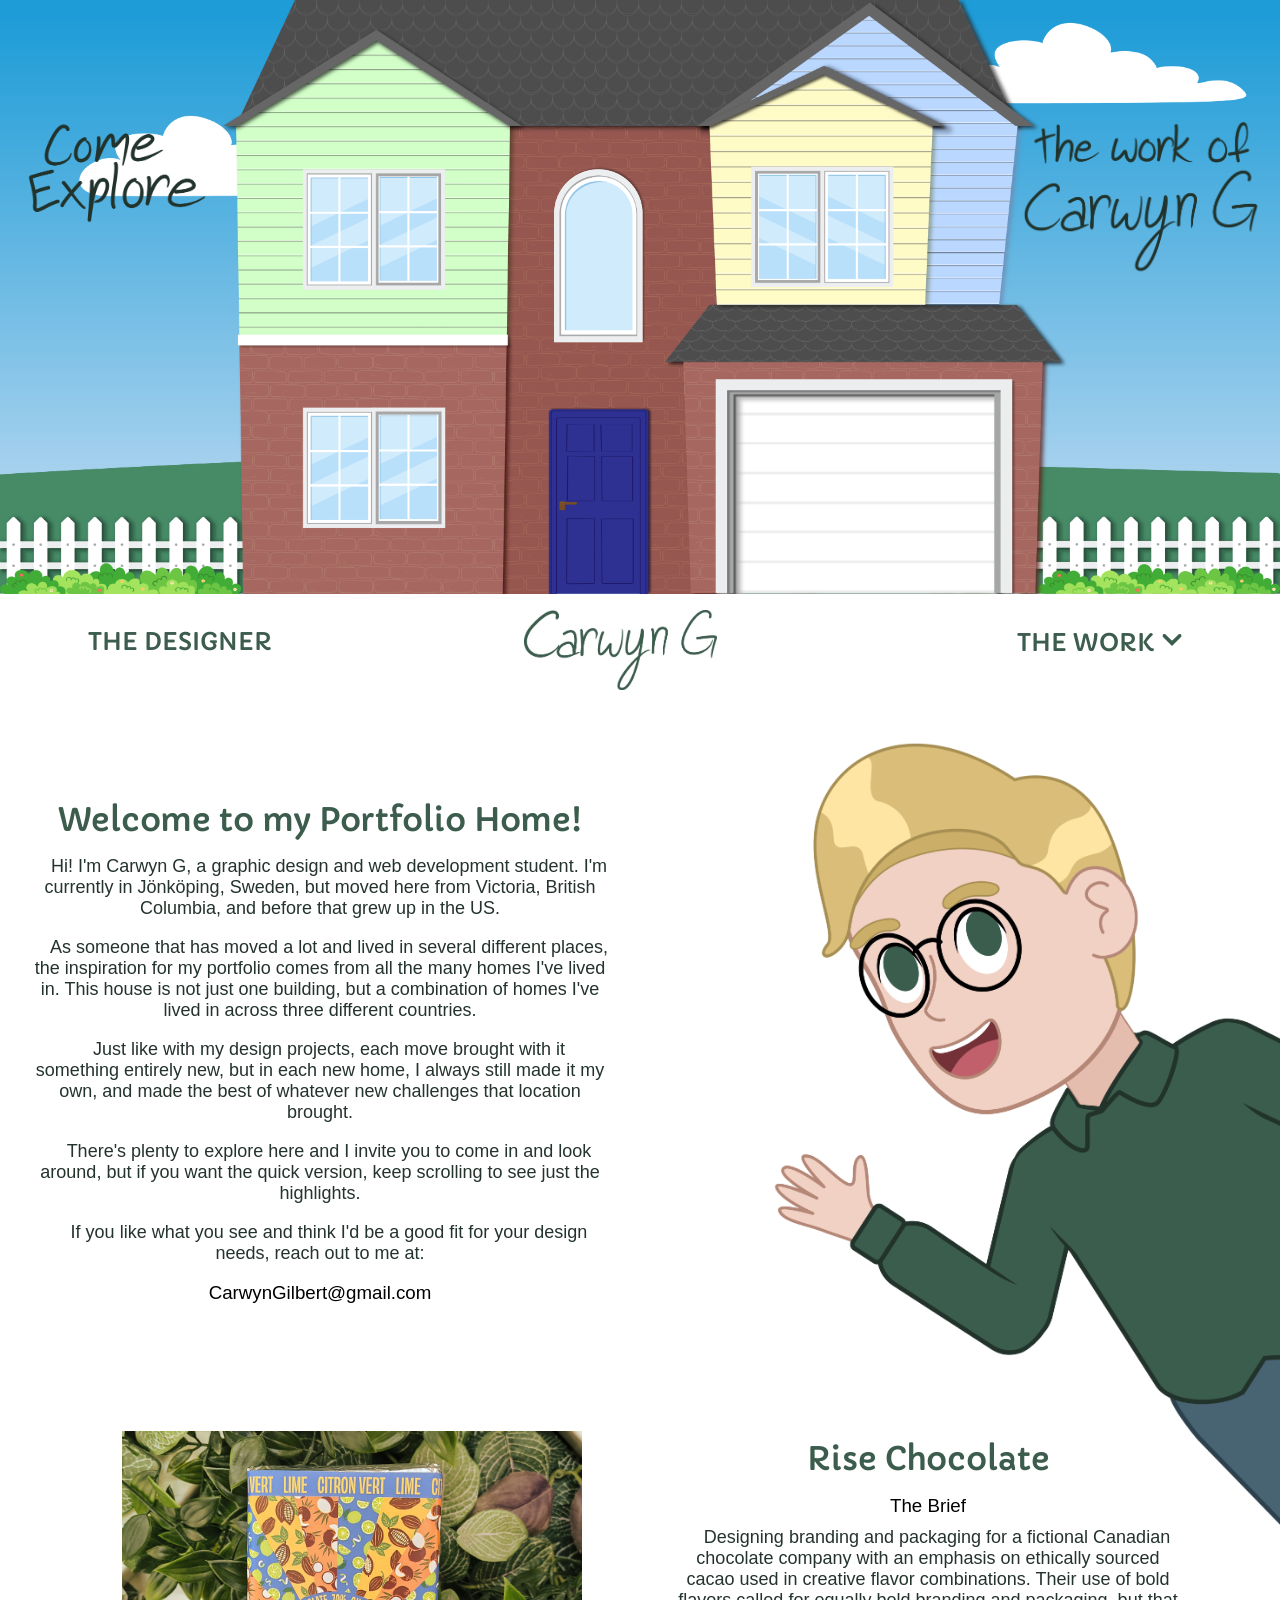
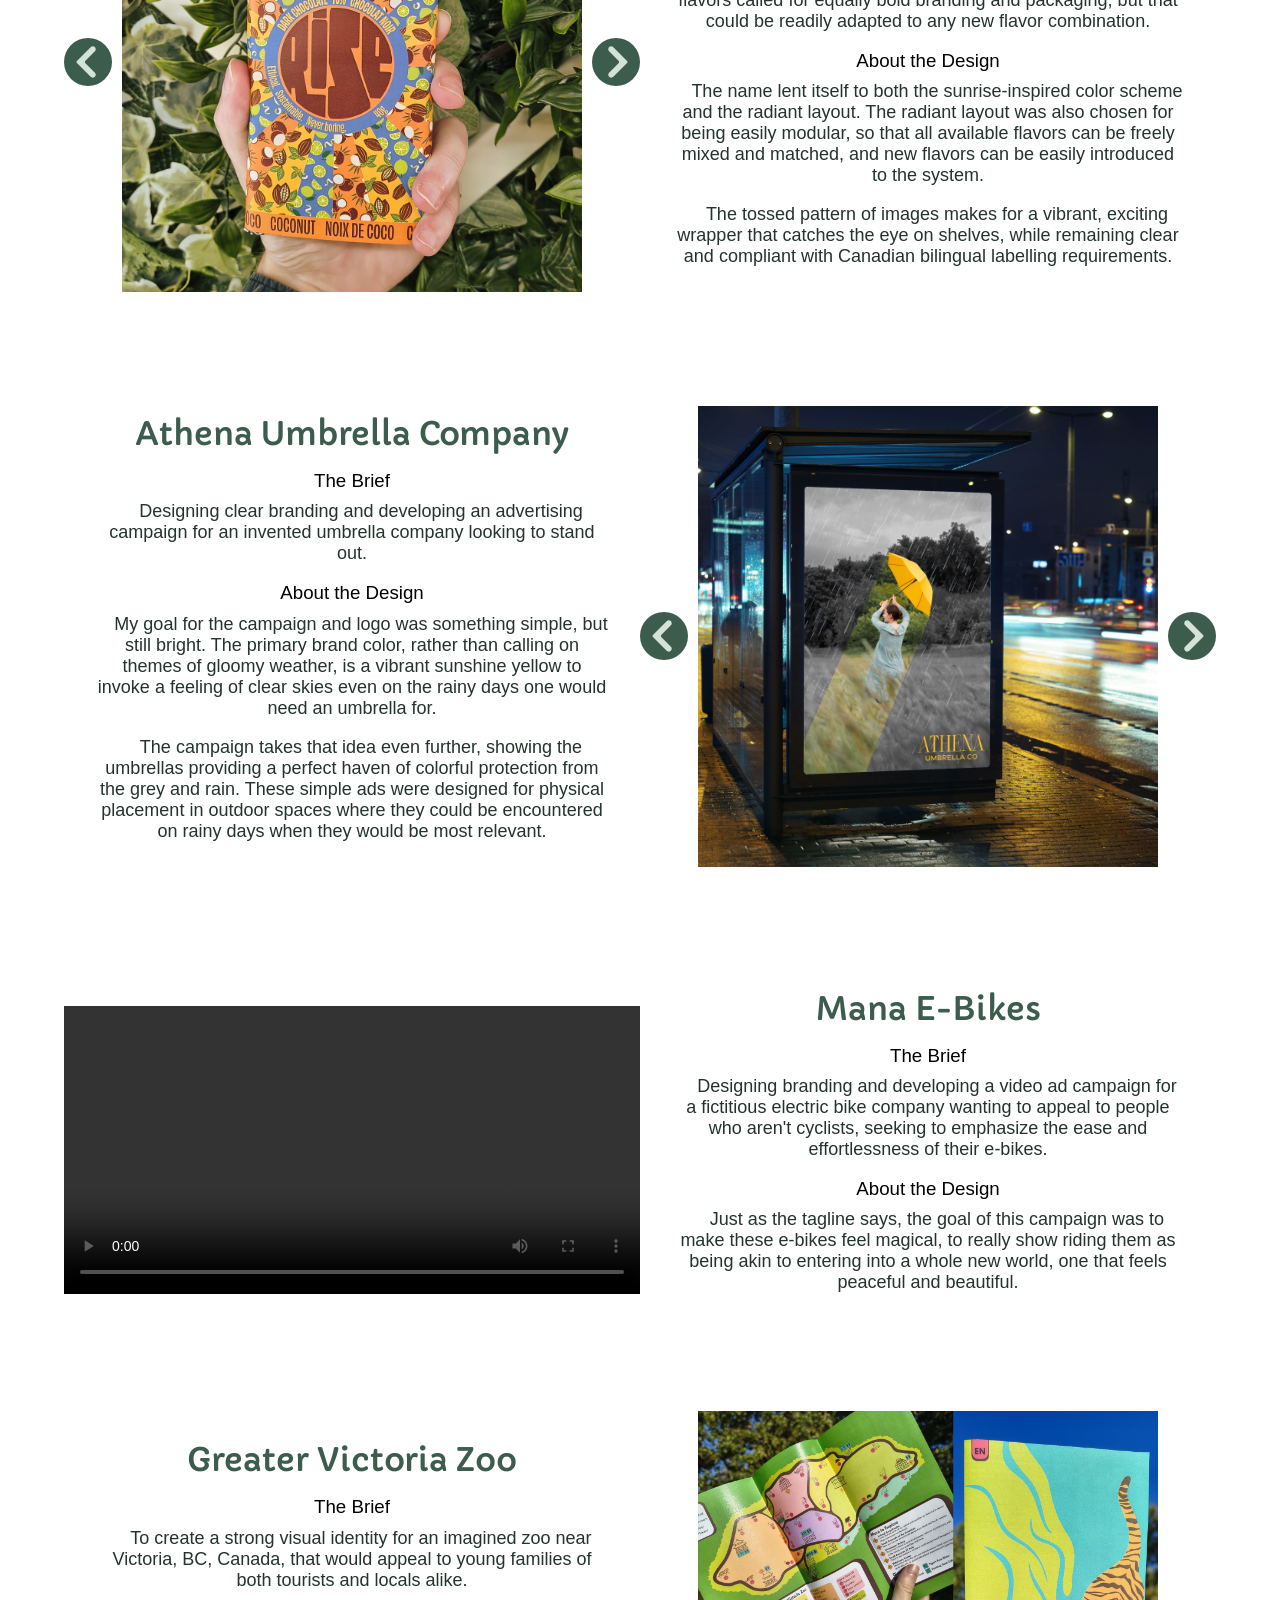
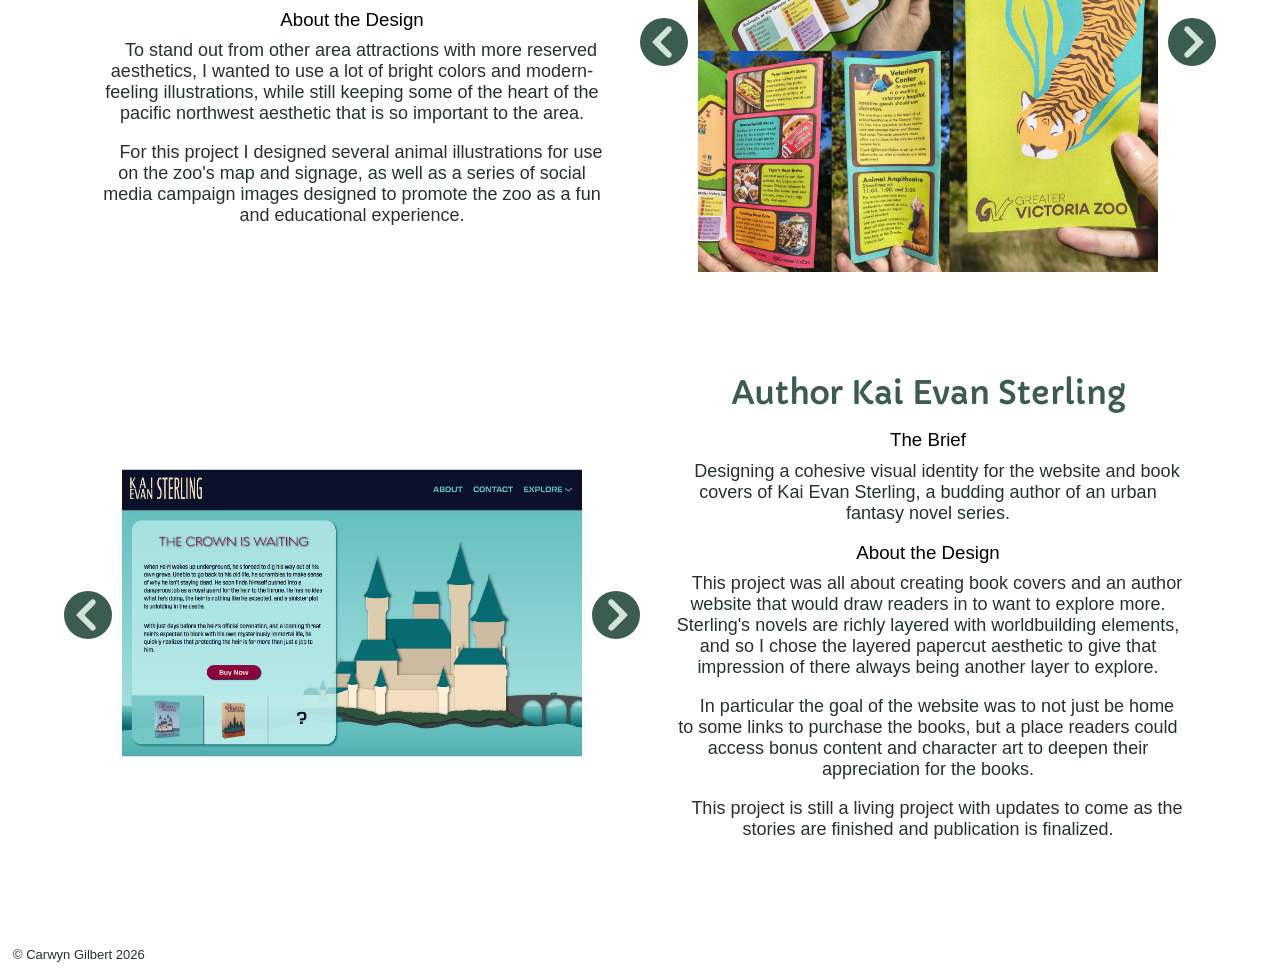
<file: index.html>
<!DOCTYPE html>
<html lang="en">
<head>
    <meta charset="UTF-8">
    <meta name="viewport" content="width=device-width, initial-scale=1.0">
    <title>Carwyn G Portfolio</title>
    <link rel="preconnect" href="https://fonts.googleapis.com">
    <link rel="preconnect" href="https://fonts.gstatic.com" crossorigin>
    <link href="https://fonts.googleapis.com/css2?family=Capriola&display=swap" rel="stylesheet">
    <link rel="stylesheet" href="main.css">
    <link rel="stylesheet" href="house.css">
    <script src="script.js" defer></script>
</head>
<body>
    <div class="loadingScreen">
        <!-- <div class="loader"></div> -->
        <div class="pencil">
            <div class="ball-point"></div>
            <div class="cap"></div>
            <div class="cap-base"></div>
            <div class="middle"></div>
            <div class="eraser"></div>
        </div>
        <div class="line"></div>
        <h1 id="loading-text">Excitement Building... Please Wait</h1>
    </div>
    <header id="home">
        <div class="hero" id="home-hero">
                <img id="come" src="images/explore.png" alt="handwritten text reading: Come Explore">
                <img id="work" src="images/work of.png" alt="handwritten text reading: the work of Carwyn G">
                <div id="craftroom"><a href="craftroom.html"><img class="transparent" src="images/transparent.png"></a></div>
                <div id="hall"><a href="hall.html"><img class="transparent" src="images/transparent.png"></a></div>
                <div id="study"><a href="office.html"><img class="transparent" src="images/transparent.png"></a></div>
                <div id="kitchen"><a href="kitchen.html"><img class="transparent" src="images/transparent.png"></a></div>
                <div id="foyer"><a href="foyer.html"><img class="transparent" src="images/transparent.png"></a></div>
                <div id="garage"><a href="garage.html"><img class="transparent" src="images/transparent.png"></a></div>
                <img class="home" id="backgrgound" src="images/house layers/0 background.png" alt="a clear sky and a lawn with a picket fence">
                <img class="home cloud" id="left-cloud" src="images/house layers/1 left cloud.png" alt="a cloud">
                <img class="home cloud" id="right-cloud" src="images/house layers/2 right cloud.png" alt="a cloud">
                <img class="home house" id="interior" src="images/house layers/3 interior.png" alt="a peek inside a house revealing Carwyn working on projects in different rooms">
                <img class="home house" id="umbrella" src="images/house layers/3.1 umbrella.png" alt="a folded umbrella in a holder">
                <img class="home house" id="backwheel" src="images/house layers/3.2 back wheel.png" alt="a spinning wheel of a bicycle">
                <img class="home house" id="hall-arm" src="images/house layers/3.3 hall arm.png" alt="a hand waving hello">
                <img class="home house" id="kitchen-arm" src="images/house layers/3.4 kitchen arm.png" alt="a hand holding a wooden spoon with melted chocolate on it">
                <img class="home house" id="craft-hand" src="images/house layers/3.5 craft hand.png" alt="a hand holding a pen">
                <img class="home house" id="study-arm" src="images/house layers/3.6 study arm.png" alt="a hand holding a book">
                <img class="home house" id="garage-door" src="images/house layers/4 garage door.png" alt="a garage door">
                <img class="home house" id="main-building" src="images/house layers/5 main building.png" alt="a colorful house">
                <img class="home house" id="craftroom-window" src="images/house layers/6 craftroom window.png" alt="a window">
                <img class="home house" id="kitchen-window" src="images/house layers/7 kitchen window.png" alt="a window">
                <img class="home house" id="study-window" src="images/house layers/8 study window.png" alt="a window">
                <img class="home house" id="hall-window" src="images/house layers/9 hall window.png" alt="a window">
                <img class="home house" id="windows" src="images/house layers/10 windows.png" alt="several windows">
                <img class="home house" id="closed-door" src="images/house layers/11 door.png" alt="a blue front door">
        </div>
        <nav>
            <div class="topnav default" id="navbar">
                <button class="hamburger" id="burger" onclick="hamburger()"><img id="menu-icon" src="images/hamburger.png" alt="click to open the menu"></button>
                <ul>
                    <li id="home-logo"> <a href="index.html" class="logo"><img src="images/cslg-logo.png" alt="Carwyn G" id="svg-logo"/></a></li>
                    <li id="designer"><a href="craftroom.html">The Designer</a></li>
                    <li id="expand-submenu"><button onclick="expandCases()">The Work <img src="images/arrow down.png" id="arrow"></button>
                        <div id="submenu" class="submenu expandable">
                            <ul id="submenu-list">
                                <li class="explore"><a href="kitchen.html">Rise Chocolate</a></li>
                                <li class="explore"><a href="foyer.html">Athena Umbrella Co</a></li>
                                <li class="explore"><a href="garage.html">Mana E-Bike</a></li>
                                <li class="explore"><a href="hall.html">Greater Victoria Zoo</a></li>
                                <li class="explore"><a href="office.html">Author Site</a></li>
                            </ul>
                        </div>
                    </li>
                </ul>
            </div>
        </nav>
    </header>
    <main>
        <div class="card" id="intro">
            <div class="info">
                <h1>Welcome to my Portfolio Home!</h1>
                <p>Hi! I'm Carwyn G, a graphic design and web development student. I'm currently in Jönköping, Sweden, but moved here from Victoria, British Columbia, and before that grew up in the US.</p> 
                <p>As someone that has moved a lot and lived in several different places, the inspiration for my portfolio comes from all the many homes I've lived in. This house is not just one building, but a combination of homes I've lived in across three different countries.</p>
                <p>Just like with my design projects, each move brought with it something entirely new, but in each new home, I always still made it my own, and made the best of whatever new challenges that location brought.</p>
                <p>There's plenty to explore here and I invite you to come in and look around, but if you want the quick version, keep scrolling to see just the highlights.</p>
                <p>If you like what you see and think I'd be a good fit for your design needs, reach out to me at:</p>
                <h3>CarwynGilbert@gmail.com</h3>
            </div>
            <div id="me">
                <img id="portrait" src="images/peeking me.png" alt="Carwyn G peeking in from the side of the frame and waving hello">
                <img id="bubble" src="images/bubble.png" alt="a speech bubble coming from Carwyn">
                <p id="mobile">Heads up, while I've done my best to make this responsive and mobile friendly, I recommend checking this out on desktop for the full experience.</p>
            </div>
        </div>
        <div class="card" id="rise">
            <div class="info">
                <h1>Rise Chocolate</h1>
                <h3>The Brief</h3>
                <p>Designing branding and packaging for a fictional Canadian chocolate company with an emphasis on ethically sourced cacao used in creative flavor combinations. Their use of bold flavors called for equally bold branding and packaging, but that could be readily adapted to any new flavor combination.</p>
                <h3>About the Design</h3>
                <p>The name lent itself to both the sunrise-inspired color scheme and the radiant layout. The radiant layout was also chosen for being easily modular, so that all available flavors can be freely mixed and matched, and new flavors can be easily introduced to the system.</p>
                <p>The tossed pattern of images makes for a vibrant, exciting wrapper that catches the eye on shelves, while remaining clear and compliant with Canadian bilingual labelling requirements.</p>
            </div>
            <div class="carousel">
                <button class="left" onclick="prevImg('rise')">
                <img src="images/arrow.svg" alt="arrow icon pointing left" />
                </button>
                <img id="rise-left" class="rise-three" src="images/rise/cinna-blue wrapper.png" alt="the full wrapper design for the coconut lime dark chocolate bars, featuring an all over pattern of cacao beans, limes, and coconuts arranged in rays with sunrise colored backgrounds"/>
                <img id="rise-top" class="rise-one" src="images/rise/coco-lime.jpg" alt="A coconut lime dark chocolate bar held up to show off the colorful wrapper with an all over print of cacao beans, limes, and coconuts"/>
                <img id="rise-right" class="rise-two" src="images/rise/cinna-blue.jpg" alt="A cinnamon blueberry milk chocolate bar held up to show off the colorful wrapper with an all over print of cacao beans, milk, blueberries, and cinnamon sticks"/>
                <button class="right" onclick="nextImg('rise')">
                <img src="images/arrow.svg" alt="arrow icon pointing right" />
                </button>
            </div>
        </div>
        <div class="card">
            <div class="info">
                <h1>Athena Umbrella Company</h1>
                <h3>The Brief</h3>
                <p>Designing clear branding and developing an advertising campaign for an invented umbrella company looking to stand out.</p>
                <h3>About the Design</h3>
                <p>My goal for the campaign and logo was something simple, but still bright. The primary brand color, rather than calling on themes of gloomy weather, is a vibrant sunshine yellow to invoke a feeling of clear skies even on the rainy days one would need an umbrella for.</p>
                <p>The campaign takes that idea even further, showing the umbrellas providing a perfect haven of colorful protection from the grey and rain. These simple ads were designed for physical placement in outdoor spaces where they could be encountered on rainy days when they would be most relevant.</p>
            </div>
            <div class="carousel">
                <button class="left" onclick="prevImg('athena')">
                <img src="images/arrow.svg" alt="arrow icon pointing left" />
                </button>
                <img
                id="athena-left"
                class="athena-three"
                src="images/athena/ads2.jpg"
                alt="An advertisement for Athena umbrellas featuring a woman standing with a bright yellow umbrella that creates a section around her that is fully protected from rain and gloom"
                />
                <img
                id="athena-top"
                class="athena-one"
                src="images/athena/mockup.jpg"
                alt="a rainy bus stop with an ad for Athena umbrellas showing a woman in a grey, rainy field holding an umbrella that creates an isolated area of color and clear skies"
                />
                <img
                id="athena-right"
                class="athena-two"
                src="images/athena/mockup4.png"
                alt="An illuminated bus stop ad at night, showing a woman in a field holding an Athena umbrella aloft, creating a sheltered area of clear skies and full color amid desaturated greys and rain."
                />
                <button class="right" onclick="nextImg('athena')">
                <img src="images/arrow.svg" alt="arrow icon pointing right" />
                </button>
            </div>
        </div>
        <div class="card">
            <div class="info">
                <h1>Mana E-Bikes</h1>
                <h3>The Brief</h3>
                <p>Designing branding and developing a video ad campaign for a fictitious electric bike company wanting to appeal to people who aren't cyclists, seeking to emphasize the ease and effortlessness of their e-bikes.</p>
                <h3>About the Design</h3>
                <p>Just as the tagline says, the goal of this campaign was to make these e-bikes feel magical, to really show riding them as being akin to entering into a whole new world, one that feels peaceful and beautiful.</p>
            </div>            
            <video width= 100% id="mana" controls>
                <source src="images/mana/ad clip.mp4" type="video/mp4">
                "Your browser doesn't support the video tag :("
            </video>

        </div>
        <div class="card">
            <div class="info">
                <h1>Greater Victoria Zoo</h1>
                <h3>The Brief</h3>
                <p>To create a strong visual identity for an imagined zoo near Victoria, BC, Canada, that would appeal to young families of both tourists and locals alike.</p>
                <h3>About the Design</h3>
                <p>To stand out from other area attractions with more reserved aesthetics, I wanted to use a lot of bright colors and modern-feeling illustrations, while still keeping some of the heart of the pacific northwest aesthetic that is so important to the area.</p>
                <p>For this project I designed several animal illustrations for use on the zoo's map and signage, as well as a series of social media campaign images designed to promote the zoo as a fun and educational experience.</p>
            </div>
            <div class="carousel">
                <button class="left" onclick="prevImg('zoo')">
                    <img src="images/arrow.svg" alt="arrow icon pointing left" />
                </button>
                <img id="zoo-left" class="zoo-three" src="images/GVZ/campaign9.jpg" alt=""/>
                <img id="zoo-top" class="zoo-one" src="images/GVZ/mockup.jpg" alt=""/>
                <img id="zoo-right" class="zoo-two" src="images/GVZ/campaign.jpg" alt=""/>
                <button class="right" onclick="nextImg('zoo')">
                    <img src="images/arrow.svg" alt="arrow icon pointing right" />
                </button>
            </div>
        </div>
        <div class="card">
            <div class="info">
                <h1>Author Kai Evan Sterling</h1>
                <h3>The Brief</h3>
                <p>Designing a cohesive visual identity for the website and book covers of Kai Evan Sterling, a budding author of an urban fantasy novel series.</p>
                <h3>About the Design</h3>
                <p>This project was all about creating book covers and an author website that would draw readers in to want to explore more. Sterling's novels are richly layered with worldbuilding elements, and so I chose the layered papercut aesthetic to give that impression of there always being another layer to explore.</p>
                <p>In particular the goal of the website was to not just be home to some links to purchase the books, but a place readers could access bonus content and character art to deepen their appreciation for the books.</p>
                <p>This project is still a living project with updates to come as the stories are finished and publication is finalized.</p>
            </div>            
            <div class="carousel">
                <button class="left" onclick="prevImg('KES')">
                <img src="images/arrow.svg" alt="arrow icon pointing left" />
                </button>
                <img id="KES-left" class="KES-three" src="images/KES/KIW.png" alt="A mockup of a book titled 'The Kingdom is Watching', the book cover features a layered papercut cityscape in teal hues"/>
                <a href="https://carwyn-g.github.io/KaiEvanSterling/" target="_blank" id="KES-top" class="KES-one"><img src="images/KES/site-screenshot.png" alt="A screenshot of Kai Evan Sterling's website, featuring cover art from the first book"/></a>
                <img id="KES-right" class="KES-two" src="images/KES/CIW.png" alt="A mockup of a book titled 'The Crown is Waiting', the cover features a layered papercut castle and bridge in cream and teal hues"/></a>
                <button class="right" onclick="nextImg('KES')">
                <img src="images/arrow.svg" alt="arrow icon pointing right" />
                </button>
            </div>
        </div>
    </main>
    <footer>
        <p><span> &#169; </span>Carwyn Gilbert 2026</p>
    </footer>
</body>
</html>
</file>
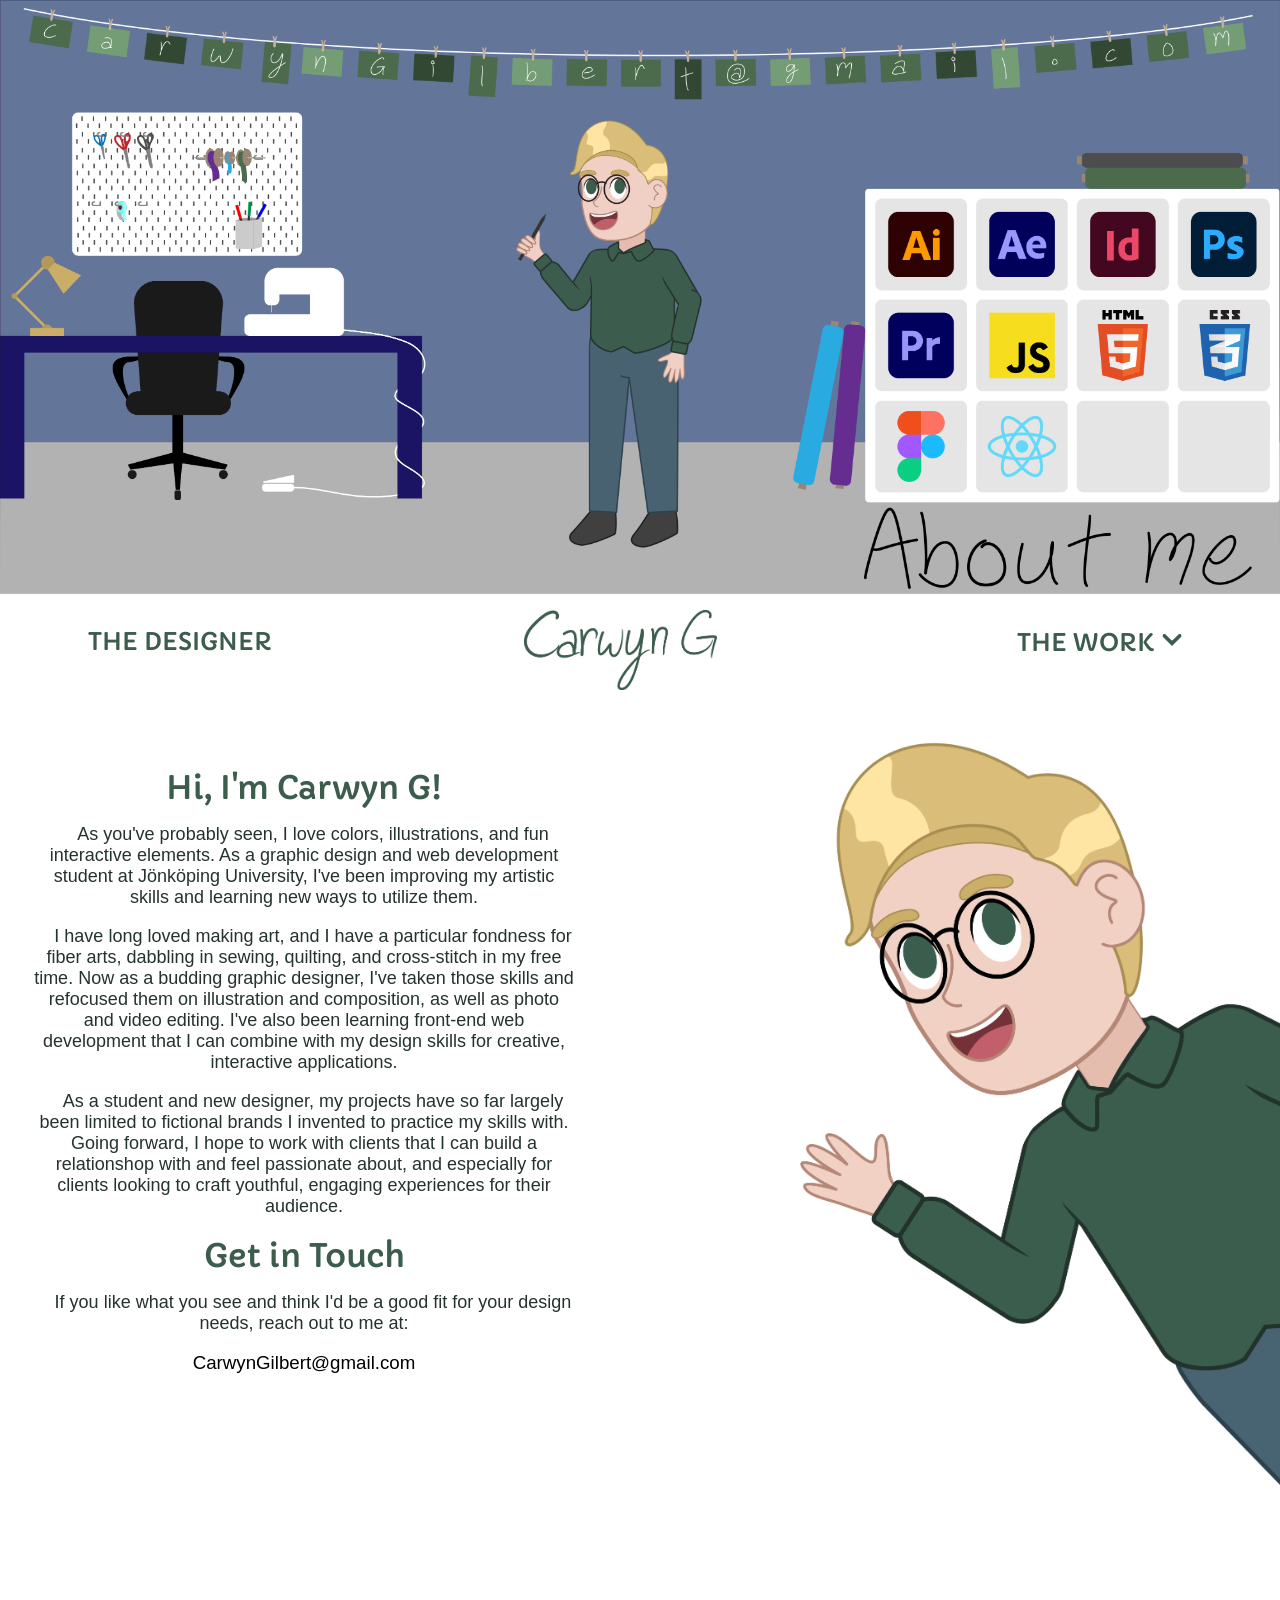
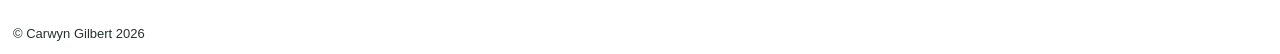
<file: about.html>
<!DOCTYPE html>
<html lang="en">
<head>
    <meta charset="UTF-8">
    <meta name="viewport" content="width=device-width, initial-scale=1.0">
    <title>Carwyn G - Bio</title>
    <link rel="preconnect" href="https://fonts.googleapis.com">
    <link rel="preconnect" href="https://fonts.gstatic.com" crossorigin>
    <link href="https://fonts.googleapis.com/css2?family=Capriola&display=swap" rel="stylesheet">
    <link rel="stylesheet" href="main.css">
    <link rel="stylesheet" href="craft.css">
    <script src="script.js" defer></script>
    <script src="craft.js" defer></script>
</head>
<body>
    <div class="loadingScreen">
        <!-- <div class="loader"></div> -->
        <div class="pencil">
            <div class="ball-point"></div>
            <div class="cap"></div>
            <div class="cap-base"></div>
            <div class="middle"></div>
            <div class="eraser"></div>
        </div>
        <div class="line"></div>
        <h1 id="loading-text">Excitement Building... Please Wait</h1>
    </div>
    <header>
        <div class="hero" id="craft-hero">
                <div id="postcard-1"><img class="transparent" src="images/transparent.png"></div>
                <div id="postcard-2"><img class="transparent" src="images/transparent.png"></div>
                <div id="postcard-3"><img class="transparent" src="images/transparent.png"></div>
                <div id="postcard-4"><img class="transparent" src="images/transparent.png"></div>
                <div id="postcard-5"><img class="transparent" src="images/transparent.png"></div>
                <div id="postcard-6"><img class="transparent" src="images/transparent.png"></div>
                <div id="postcard-7"><img class="transparent" src="images/transparent.png"></div>
                <div id="postcard-8"><img class="transparent" src="images/transparent.png"></div>
                <div id="postcard-9"><img class="transparent" src="images/transparent.png"></div>
                <div id="postcard-10"><img class="transparent" src="images/transparent.png"></div>
                <div id="postcard-11"><img class="transparent" src="images/transparent.png"></div>
                <div id="postcard-12"><img class="transparent" src="images/transparent.png"></div>
                <div id="postcard-13"><img class="transparent" src="images/transparent.png"></div>
                <div id="postcard-14"><img class="transparent" src="images/transparent.png"></div>
                <div id="postcard-15"><img class="transparent" src="images/transparent.png"></div>
                <div id="postcard-16"><img class="transparent" src="images/transparent.png"></div>
                <div id="postcard-17"><img class="transparent" src="images/transparent.png"></div>
                <div id="postcard-18"><img class="transparent" src="images/transparent.png"></div>
                <div id="postcard-19"><img class="transparent" src="images/transparent.png"></div>
                <div id="postcard-20"><img class="transparent" src="images/transparent.png"></div>
                <div id="postcard-21"><img class="transparent" src="images/transparent.png"></div>
                <div id="postcard-22"><img class="transparent" src="images/transparent.png"></div>
                <div id="postcard-23"><img class="transparent" src="images/transparent.png"></div>
                <div id="lamp"><button onclick="lampSwitch()"><img class="transparent" src="images/transparent.png" alt="a work lamp, currently off"></button></div>
                <img class="craft" id="backgrgound" src="images/craftroom layers/0 background.png" alt="a denim blue room with a sewing machine on a table and a shelf full of different logos of softwares Carwyn is proficient in">
                <img class="craft" id="body" src="images/craftroom layers/0.1 body.png" alt="Carwyn dressed in a green shirt and denim pants">
                <img class="craft" id="arm" src="images/craftroom layers/0.2 arm.png" alt="Carwyn's hand holding a pen">
                <img class="craft" id="head" src="images/craftroom layers/0.3 head.png" alt="Carwyn's smiling face">
                <img class="craft light" id="lamp-off" src="images/craftroom layers/0.4 lamplight.png" alt="the glowing light from a desk lamp">
                <img class="craft" id="card-1" src="images/craftroom layers/1.png" alt="a capital C on a green postcard">
                <img class="craft" id="card-2" src="images/craftroom layers/2.png" alt="a letter a on a green postcard">
                <img class="craft" id="card-3" src="images/craftroom layers/3.png" alt="a letter r on a green postcard">
                <img class="craft" id="card-4" src="images/craftroom layers/4.png" alt="a letter w on a green postcard">
                <img class="craft" id="card-5" src="images/craftroom layers/5.png" alt="a letter y on a green postcard">
                <img class="craft" id="card-6" src="images/craftroom layers/6.png" alt="a letter n on a green postcard">
                <img class="craft" id="card-7" src="images/craftroom layers/7.png" alt="a capital G on a green postcard">
                <img class="craft" id="card-8" src="images/craftroom layers/8.png" alt="a letter i on a green postcard">
                <img class="craft" id="card-9" src="images/craftroom layers/9.png" alt="a letter l on a green postcard">
                <img class="craft" id="card-10" src="images/craftroom layers/10.png" alt="a letter b on a green postcard">
                <img class="craft" id="card-11" src="images/craftroom layers/11.png" alt="a letter e on a green postcard">
                <img class="craft" id="card-12" src="images/craftroom layers/12.png" alt="a letter r on a green postcard">
                <img class="craft" id="card-13" src="images/craftroom layers/13.png" alt="a letter t on a green postcard">
                <img class="craft" id="card-14" src="images/craftroom layers/14.png" alt="an at symbole on a green postcard">
                <img class="craft" id="card-15" src="images/craftroom layers/15.png" alt="a letter g on a green postcard">
                <img class="craft" id="card-16" src="images/craftroom layers/16.png" alt="a letter m on a green postcard">
                <img class="craft" id="card-17" src="images/craftroom layers/17.png" alt="a letter a on a green postcard">
                <img class="craft" id="card-18" src="images/craftroom layers/18.png" alt="a letter i on a green postcard">
                <img class="craft" id="card-19" src="images/craftroom layers/19.png" alt="a letter l on a green postcard">
                <img class="craft" id="card-20" src="images/craftroom layers/20.png" alt="a period symbol on a green postcard">
                <img class="craft" id="card-21" src="images/craftroom layers/21.png" alt="a letter c on a green postcard">
                <img class="craft" id="card-22" src="images/craftroom layers/22.png" alt="a letter o on a green postcard">
                <img class="craft" id="card-23" src="images/craftroom layers/23.png" alt="a letter m on a green postcard">
        </div>
        <nav>
            <div class="topnav default" id="navbar">
                <button class="hamburger" id="burger" onclick="hamburger()"><img id="menu-icon" src="images/hamburger.png" alt="click to open the menu"></button>
                <ul>
                    <li id="home-logo"> <a href="index.html" class="logo"><img src="images/cslg-logo.png" alt="Carwyn G" id="svg-logo"/></a></li>
                    <li id="designer"><a href="about.html">The Designer</a></li>
                    <li id="expand-submenu"><button onclick="expandCases()">The Work <img src="images/arrow down.png" id="arrow"></button>
                        <div id="submenu" class="submenu expandable">
                            <ul id="submenu-list">
                                <li class="explore"><a href="rise.html">Rise Chocolate</a></li>
                                <li class="explore"><a href="athena.html">Athena Umbrella Co</a></li>
                                <li class="explore"><a href="mana.html">Mana E-Bike</a></li>
                                <li class="explore"><a href="greaterviczoo.html">Greater Victoria Zoo</a></li>
                                <li class="explore"><a href="KES.html">Author Site</a></li>
                            </ul>
                        </div>
                    </li>
                </ul>
            </div>
        </nav>
    </header>
    <main>
        <div class="portfolio-page">
            <div class="info">
                <h1>Hi, I'm Carwyn G!</h1>
                <p>As you've probably seen, I love colors, illustrations, and fun interactive elements. As a graphic design and web development student at Jönköping University, I've been improving my artistic skills and learning new ways to utilize them.</p>
                <p>I have long loved making art, and I have a particular fondness for fiber arts, dabbling in sewing, quilting, and cross-stitch in my free time. Now as a budding graphic designer, I've taken those skills and refocused them on illustration and composition, as well as photo and video editing. I've also been learning front-end web development that I can combine with my design skills for creative, interactive applications.</p>
                <p>As a student and new designer, my projects have so far largely been limited to fictional brands I invented to practice my skills with. Going forward, I hope to work with clients that I can build a relationshop with and feel passionate about, and especially for clients looking to craft youthful, engaging experiences for their audience.</p>
                <h1>Get in Touch</h1>
                <p>If you like what you see and think I'd be a good fit for your design needs, reach out to me at:</p>
                <h3>CarwynGilbert@gmail.com</h3>
            </div>
            <img class="media" src="images/peeking me.png" alt="an illustration of Carwyn G">
        </div>
    </main>
    <footer>
        <p><span> &#169; </span>Carwyn Gilbert 2026</p>
    </footer>
</body>
</html>
</file>
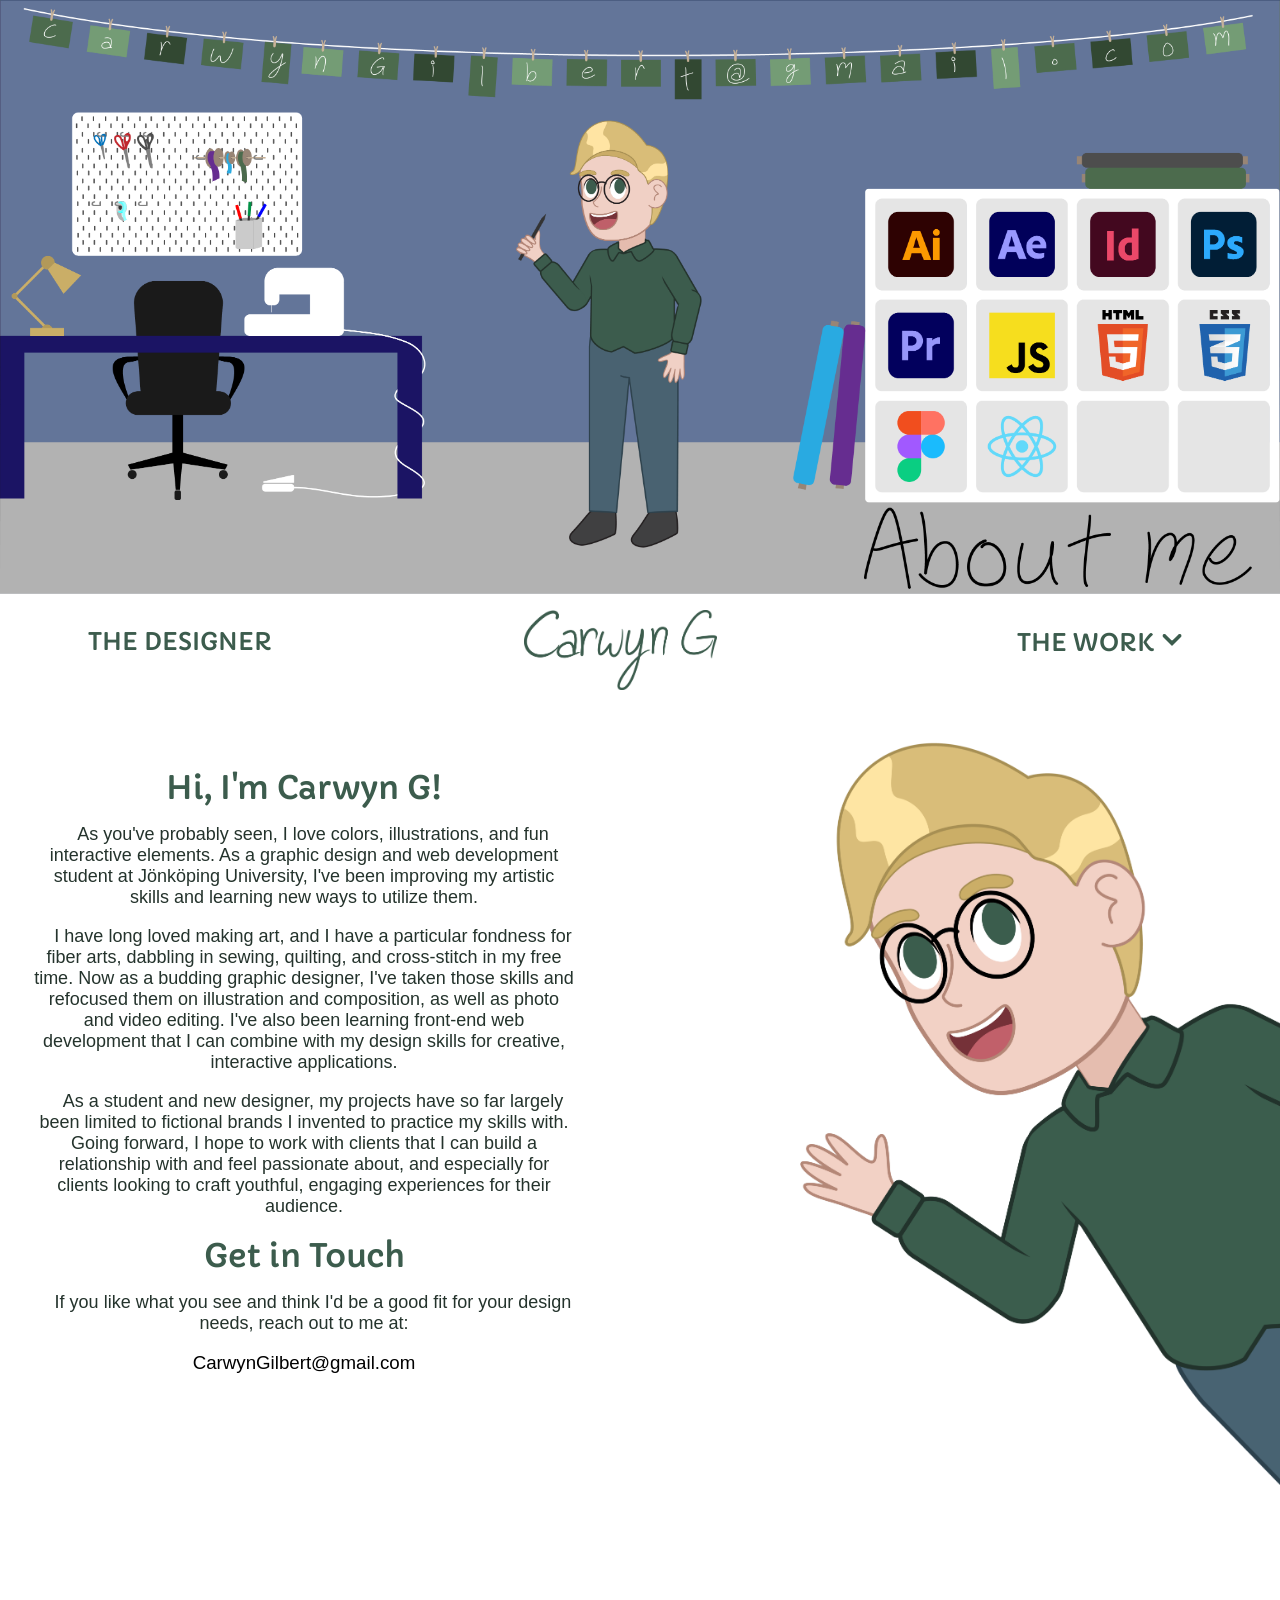
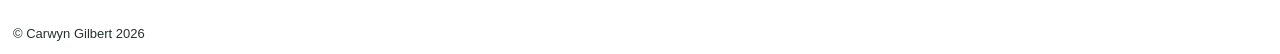
<file: craftroom.html>
<!DOCTYPE html>
<html lang="en">
<head>
    <meta charset="UTF-8">
    <meta name="viewport" content="width=device-width, initial-scale=1.0">
    <title>Carwyn G - Bio</title>
    <link rel="preconnect" href="https://fonts.googleapis.com">
    <link rel="preconnect" href="https://fonts.gstatic.com" crossorigin>
    <link href="https://fonts.googleapis.com/css2?family=Capriola&display=swap" rel="stylesheet">
    <link rel="stylesheet" href="main.css">
    <link rel="stylesheet" href="craft.css">
    <script src="script.js" defer></script>
    <script src="craft.js" defer></script>
</head>
<body>
    <div class="loadingScreen">
        <!-- <div class="loader"></div> -->
        <div class="pencil">
            <div class="ball-point"></div>
            <div class="cap"></div>
            <div class="cap-base"></div>
            <div class="middle"></div>
            <div class="eraser"></div>
        </div>
        <div class="line"></div>
        <h1 id="loading-text">Excitement Building... Please Wait</h1>
    </div>
    <header>
        <div class="hero" id="craft-hero">
                <div id="postcard-1"><img class="transparent" src="images/transparent.png"></div>
                <div id="postcard-2"><img class="transparent" src="images/transparent.png"></div>
                <div id="postcard-3"><img class="transparent" src="images/transparent.png"></div>
                <div id="postcard-4"><img class="transparent" src="images/transparent.png"></div>
                <div id="postcard-5"><img class="transparent" src="images/transparent.png"></div>
                <div id="postcard-6"><img class="transparent" src="images/transparent.png"></div>
                <div id="postcard-7"><img class="transparent" src="images/transparent.png"></div>
                <div id="postcard-8"><img class="transparent" src="images/transparent.png"></div>
                <div id="postcard-9"><img class="transparent" src="images/transparent.png"></div>
                <div id="postcard-10"><img class="transparent" src="images/transparent.png"></div>
                <div id="postcard-11"><img class="transparent" src="images/transparent.png"></div>
                <div id="postcard-12"><img class="transparent" src="images/transparent.png"></div>
                <div id="postcard-13"><img class="transparent" src="images/transparent.png"></div>
                <div id="postcard-14"><img class="transparent" src="images/transparent.png"></div>
                <div id="postcard-15"><img class="transparent" src="images/transparent.png"></div>
                <div id="postcard-16"><img class="transparent" src="images/transparent.png"></div>
                <div id="postcard-17"><img class="transparent" src="images/transparent.png"></div>
                <div id="postcard-18"><img class="transparent" src="images/transparent.png"></div>
                <div id="postcard-19"><img class="transparent" src="images/transparent.png"></div>
                <div id="postcard-20"><img class="transparent" src="images/transparent.png"></div>
                <div id="postcard-21"><img class="transparent" src="images/transparent.png"></div>
                <div id="postcard-22"><img class="transparent" src="images/transparent.png"></div>
                <div id="postcard-23"><img class="transparent" src="images/transparent.png"></div>
                <div id="lamp"><button onclick="lampSwitch()"><img class="transparent" src="images/transparent.png" alt="a work lamp, currently off"></button></div>
                <img class="craft" id="backgrgound" src="images/craftroom layers/0 background.png" alt="a denim blue room with a sewing machine on a table and a shelf full of different logos of softwares Carwyn is proficient in">
                <img class="craft" id="body" src="images/craftroom layers/0.1 body.png" alt="Carwyn dressed in a green shirt and denim pants">
                <img class="craft" id="arm" src="images/craftroom layers/0.2 arm.png" alt="Carwyn's hand holding a pen">
                <img class="craft" id="head" src="images/craftroom layers/0.3 head.png" alt="Carwyn's smiling face">
                <img class="craft light" id="lamp-off" src="images/craftroom layers/0.4 lamplight.png" alt="the glowing light from a desk lamp">
                <img class="craft" id="card-1" src="images/craftroom layers/1.png" alt="a capital C on a green postcard">
                <img class="craft" id="card-2" src="images/craftroom layers/2.png" alt="a letter a on a green postcard">
                <img class="craft" id="card-3" src="images/craftroom layers/3.png" alt="a letter r on a green postcard">
                <img class="craft" id="card-4" src="images/craftroom layers/4.png" alt="a letter w on a green postcard">
                <img class="craft" id="card-5" src="images/craftroom layers/5.png" alt="a letter y on a green postcard">
                <img class="craft" id="card-6" src="images/craftroom layers/6.png" alt="a letter n on a green postcard">
                <img class="craft" id="card-7" src="images/craftroom layers/7.png" alt="a capital G on a green postcard">
                <img class="craft" id="card-8" src="images/craftroom layers/8.png" alt="a letter i on a green postcard">
                <img class="craft" id="card-9" src="images/craftroom layers/9.png" alt="a letter l on a green postcard">
                <img class="craft" id="card-10" src="images/craftroom layers/10.png" alt="a letter b on a green postcard">
                <img class="craft" id="card-11" src="images/craftroom layers/11.png" alt="a letter e on a green postcard">
                <img class="craft" id="card-12" src="images/craftroom layers/12.png" alt="a letter r on a green postcard">
                <img class="craft" id="card-13" src="images/craftroom layers/13.png" alt="a letter t on a green postcard">
                <img class="craft" id="card-14" src="images/craftroom layers/14.png" alt="an at symbole on a green postcard">
                <img class="craft" id="card-15" src="images/craftroom layers/15.png" alt="a letter g on a green postcard">
                <img class="craft" id="card-16" src="images/craftroom layers/16.png" alt="a letter m on a green postcard">
                <img class="craft" id="card-17" src="images/craftroom layers/17.png" alt="a letter a on a green postcard">
                <img class="craft" id="card-18" src="images/craftroom layers/18.png" alt="a letter i on a green postcard">
                <img class="craft" id="card-19" src="images/craftroom layers/19.png" alt="a letter l on a green postcard">
                <img class="craft" id="card-20" src="images/craftroom layers/20.png" alt="a period symbol on a green postcard">
                <img class="craft" id="card-21" src="images/craftroom layers/21.png" alt="a letter c on a green postcard">
                <img class="craft" id="card-22" src="images/craftroom layers/22.png" alt="a letter o on a green postcard">
                <img class="craft" id="card-23" src="images/craftroom layers/23.png" alt="a letter m on a green postcard">
        </div>
        <nav>
            <div class="topnav default" id="navbar">
                <button class="hamburger" id="burger" onclick="hamburger()"><img id="menu-icon" src="images/hamburger.png" alt="click to open the menu"></button>
                <ul>
                    <li id="home-logo"> <a href="index.html" class="logo"><img src="images/cslg-logo.png" alt="Carwyn G" id="svg-logo"/></a></li>
                    <li id="designer"><a href="craftroom.html">The Designer</a></li>
                    <li id="expand-submenu"><button onclick="expandCases()">The Work <img src="images/arrow down.png" id="arrow"></button>
                        <div id="submenu" class="submenu expandable">
                            <ul id="submenu-list">
                                <li class="explore"><a href="kitchen.html">Rise Chocolate</a></li>
                                <li class="explore"><a href="foyer.html">Athena Umbrella Co</a></li>
                                <li class="explore"><a href="garage.html">Mana E-Bike</a></li>
                                <li class="explore"><a href="hall.html">Greater Victoria Zoo</a></li>
                                <li class="explore"><a href="office.html">Author Site</a></li>
                            </ul>
                        </div>
                    </li>
                </ul>
            </div>
        </nav>
    </header>
    <main>
        <div class="portfolio-page">
            <div class="info">
                <h1>Hi, I'm Carwyn G!</h1>
                <p>As you've probably seen, I love colors, illustrations, and fun interactive elements. As a graphic design and web development student at Jönköping University, I've been improving my artistic skills and learning new ways to utilize them.</p>
                <p>I have long loved making art, and I have a particular fondness for fiber arts, dabbling in sewing, quilting, and cross-stitch in my free time. Now as a budding graphic designer, I've taken those skills and refocused them on illustration and composition, as well as photo and video editing. I've also been learning front-end web development that I can combine with my design skills for creative, interactive applications.</p>
                <p>As a student and new designer, my projects have so far largely been limited to fictional brands I invented to practice my skills with. Going forward, I hope to work with clients that I can build a relationship with and feel passionate about, and especially for clients looking to craft youthful, engaging experiences for their audience.</p>
                <h1>Get in Touch</h1>
                <p>If you like what you see and think I'd be a good fit for your design needs, reach out to me at:</p>
                <h3>CarwynGilbert@gmail.com</h3>
            </div>
            <img class="media" src="images/peeking me.png" alt="an illustration of Carwyn G">
        </div>
    </main>
    <footer>
        <p><span> &#169; </span>Carwyn Gilbert 2026</p>
    </footer>
</body>
</html>
</file>
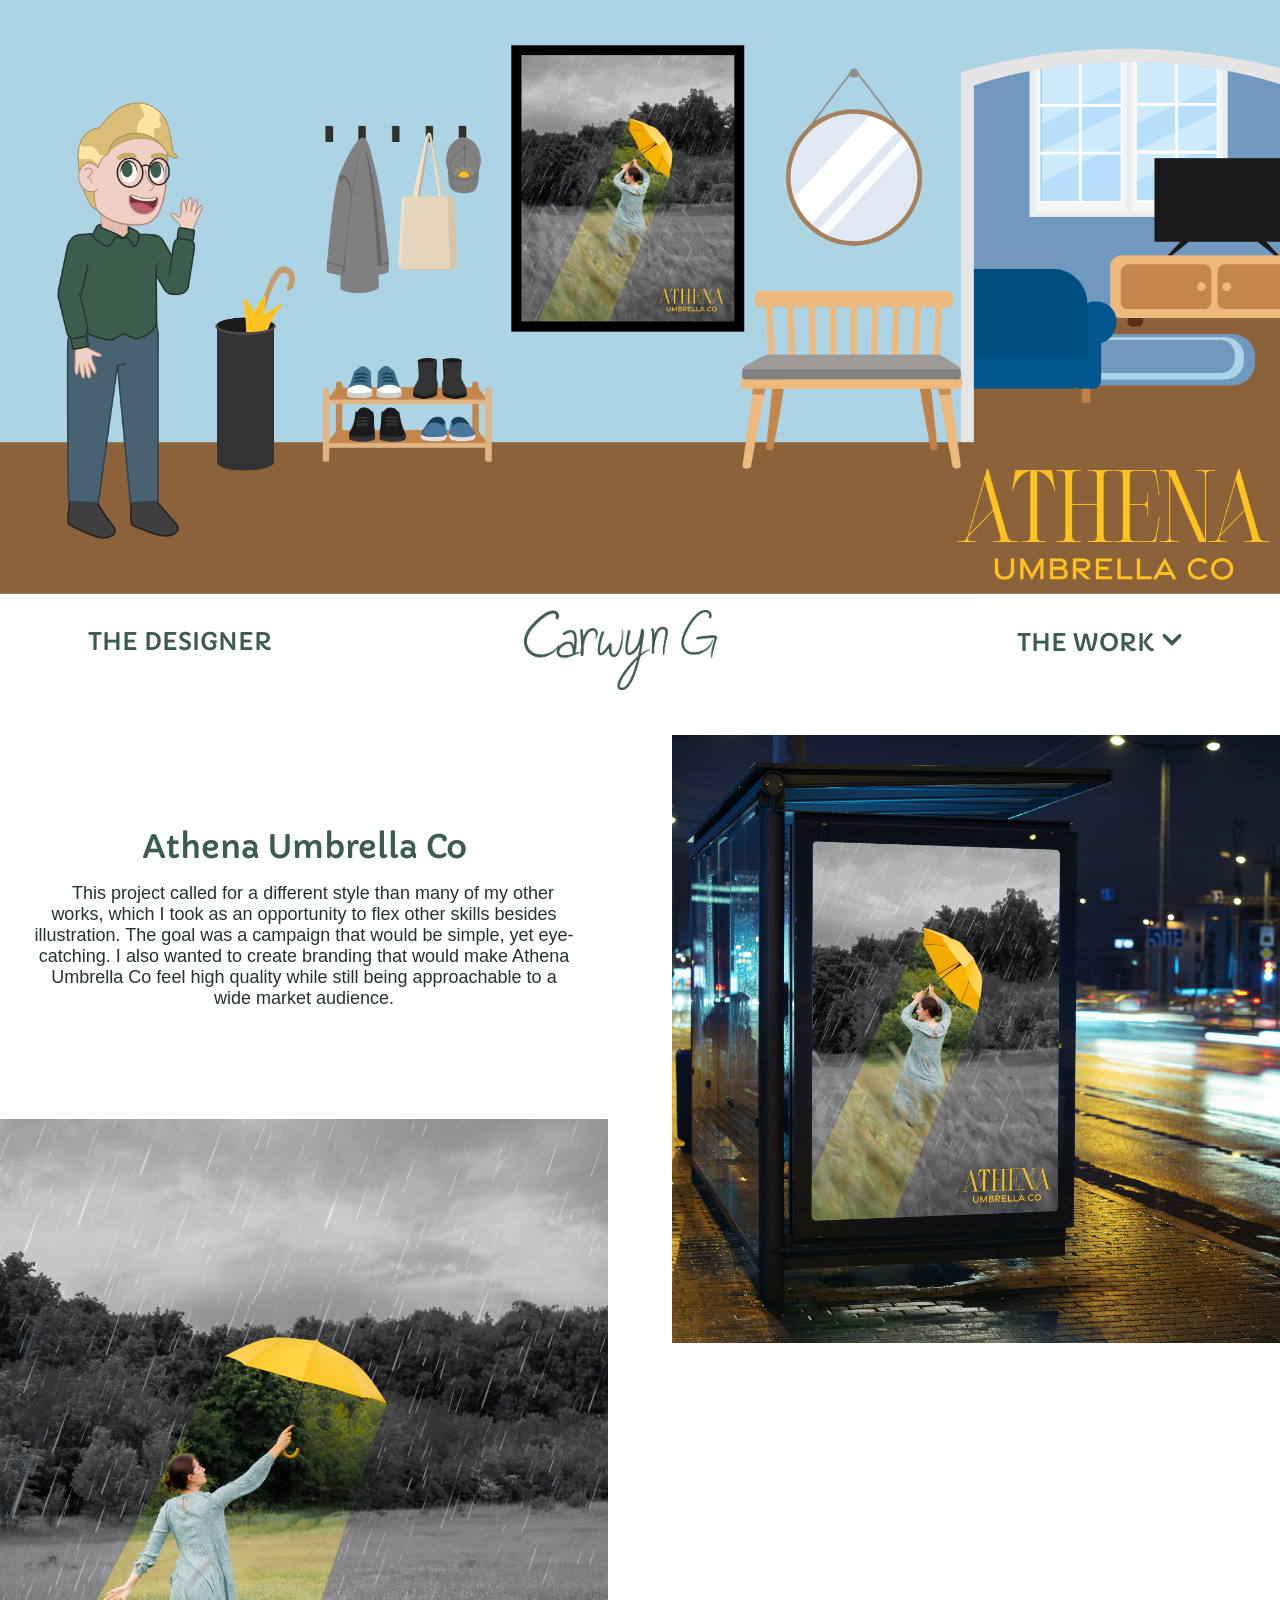
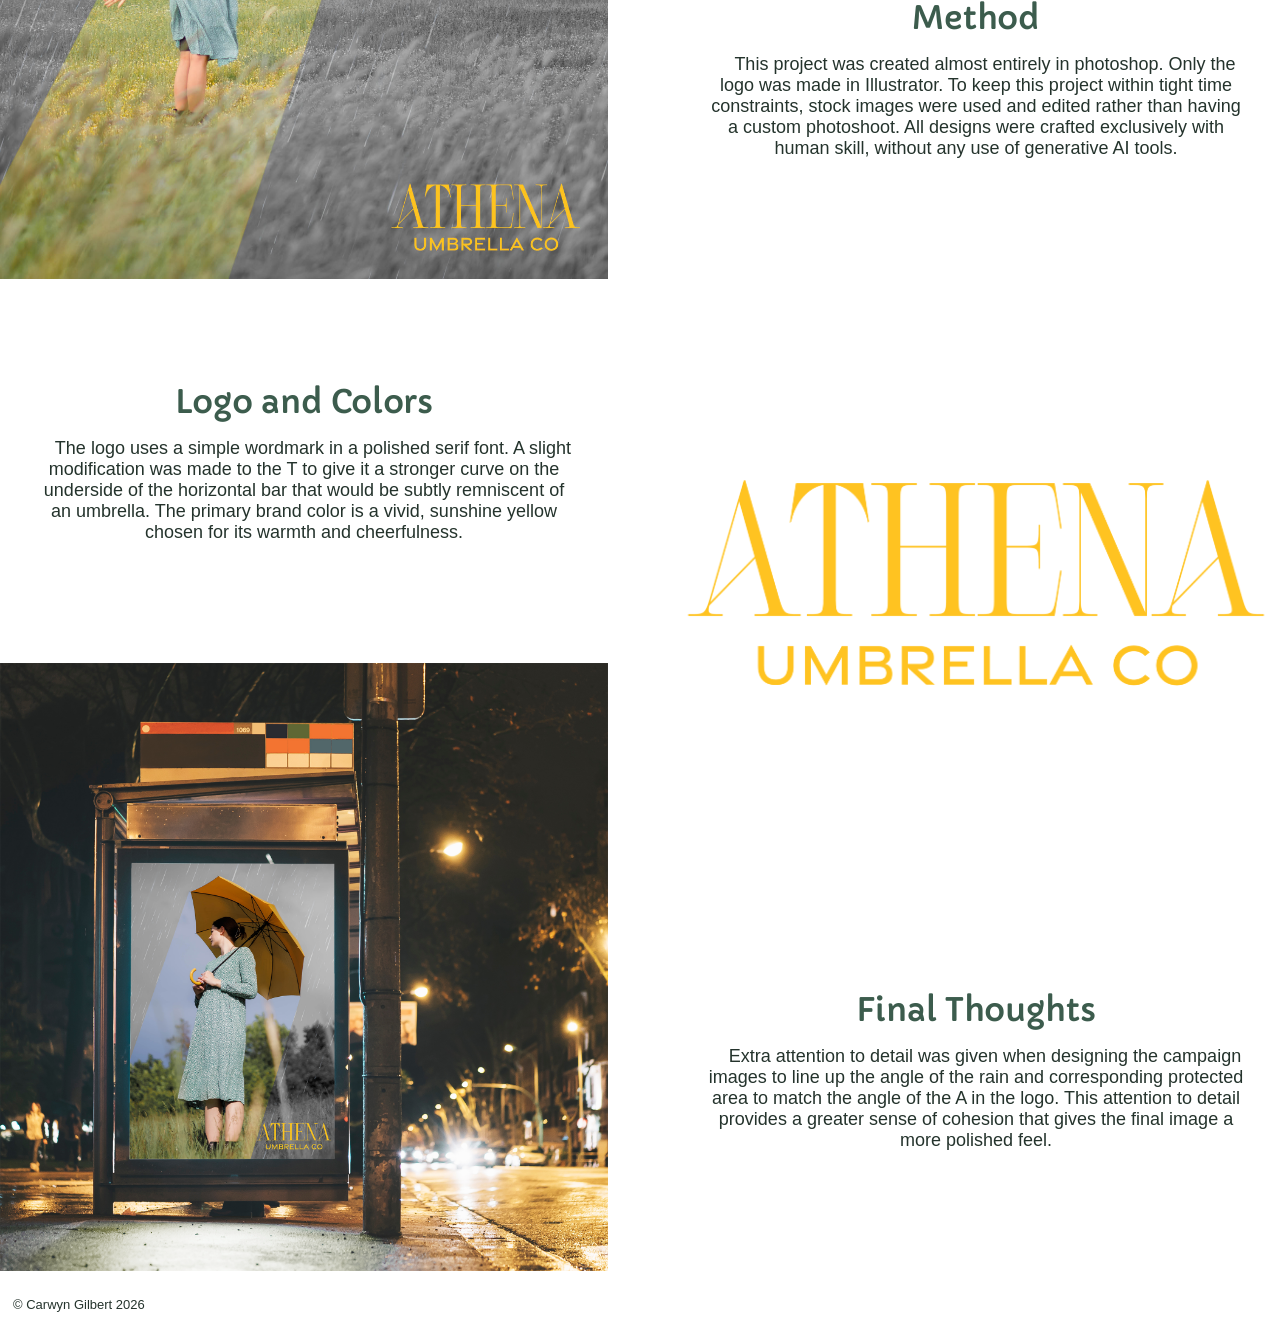
<file: foyer.html>
<!DOCTYPE html>
<html lang="en">
<head>
    <meta charset="UTF-8">
    <meta name="viewport" content="width=device-width, initial-scale=1.0">
    <title>Carwyn G - Athena Umbrella Co</title>
    <link rel="preconnect" href="https://fonts.googleapis.com">
    <link rel="preconnect" href="https://fonts.gstatic.com" crossorigin>
    <link href="https://fonts.googleapis.com/css2?family=Capriola&display=swap" rel="stylesheet">
    <link rel="stylesheet" href="main.css">
    <link rel="stylesheet" href="foyer.css">
    <script src="script.js" defer></script>
    <script src="foyer.js" defer></script>
</head>
<body>
    <div class="loadingScreen">
        <!-- <div class="loader"></div> -->
        <div class="pencil">
            <div class="ball-point"></div>
            <div class="cap"></div>
            <div class="cap-base"></div>
            <div class="middle"></div>
            <div class="eraser"></div>
        </div>
        <div class="line"></div>
        <h1 id="loading-text">Excitement Building... Please Wait</h1>
    </div>
    <header>
        <div class="hero" id="foyer-hero">
            <div id="coathook"><button onclick="donCoat()" id="coathook-btn"><img class="transparent" src="images/transparent.png" alt="a coathook"></button></div>
            <div id="hathook"><button onclick="donHat()" id="hathook-btn"><img class="transparent" src="images/transparent.png" alt="a hook for a hat to hang on"></button></div>
            <div id="tv"></div>
            <div id="worn-coat"><button onclick="donCoat()" id="worncoat-btn"><img class="transparent" src="images/transparent.png" alt="Carwyn's torso'"></button></div>
            <div id="worn-hat"><button onclick="donHat()" id="wornhat-btn"><img class="transparent" src="images/transparent.png" alt="Carwyn's smiling face"></button></div>
            <img class="foyer" id="backgrgound" src="images/foyer layers/0 background.png" alt="a simple foyer with a large artwork on the wall of a girl holding a yellow umbrella">
            <img class="foyer" id="head" src="images/foyer layers/1 head.png" alt="Carwyn's smiling face">
            <img class="foyer" id="arm" src="images/foyer layers/2 arm.png" alt="a hand waving hello">
            <img class="foyer" id="coat-hanging" src="images/foyer layers/4 coat.png" alt="a grey jacket hanging on a coathook">
            <img class="foyer" id="hat-hanging" src="images/foyer layers/5 hat.png" alt="a grey cap hanging on a coathook">
            <img class="foyer" id="doffed-coat" src="images/foyer layers/6 worn coat.png" alt="Carwyn wearing a grey jacket">
            <img class="foyer" id="doffed-arm" src="images/foyer layers/7 coat arm.png" alt="a hand waving hello in a grey jacket sleeve">
            <img class="foyer" id="doffed-hat" src="images/foyer layers/8 worn hat.png" alt="Carwyn's smiling face wearing a grey cap">
            <img class="foyer" id="tv-screen" src="images/foyer layers/9 tv.png" alt="a tv screen showing a weather report">
        </div>
        <nav>
            <div class="topnav default" id="navbar">
                <button class="hamburger" id="burger" onclick="hamburger()"><img id="menu-icon" src="images/hamburger.png" alt="click to open the menu"></button>
                <ul>
                    <li id="home-logo"> <a href="index.html" class="logo"><img src="images/cslg-logo.png" alt="Carwyn G" id="svg-logo"/></a></li>
                    <li id="designer"><a href="craftroom.html">The Designer</a></li>
                    <li id="expand-submenu"><button onclick="expandCases()">The Work <img src="images/arrow down.png" id="arrow"></button>
                        <div id="submenu" class="submenu expandable">
                            <ul id="submenu-list">
                                <li class="explore"><a href="kitchen.html">Rise Chocolate</a></li>
                                <li class="explore"><a href="foyer.html">Athena Umbrella Co</a></li>
                                <li class="explore"><a href="garage.html">Mana E-Bike</a></li>
                                <li class="explore"><a href="hall.html">Greater Victoria Zoo</a></li>
                                <li class="explore"><a href="office.html">Author Site</a></li>
                            </ul>
                        </div>
                    </li>
                </ul>
            </div>
        </nav>
    </header>
    <main>
        <div class="portfolio-page">
            <div class="info">
                <h1>Athena Umbrella Co</h1>
                <p>This project called for a different style than many of my other works, which I took as an opportunity to flex other skills besides illustration. The goal was a campaign that would be simple, yet eye-catching. I also wanted to create branding that would make Athena Umbrella Co feel high quality while still being approachable to a wide market audience.</p>
            </div>
            <img class="media" src="images/athena/mockup.jpg" alt="a rainy bus stop with an ad for Athena umbrellas showing a woman in a grey, rainy field holding an umbrella that creates an isolated area of color and clear skies">
            <img class="media" src="images/athena/ads2.jpg" alt="An advertisement for Athena umbrellas featuring a woman standing with a bright yellow umbrella that creates a section around her that is fully protected from rain and gloom"/>
            <div class="info">
                <h1>Method</h1>
                <p>This project was created almost entirely in photoshop. Only the logo was made in Illustrator. To keep this project within tight time constraints, stock images were used and edited rather than having a custom photoshoot. All designs were crafted exclusively with human skill, without any use of generative AI tools.</p>
            </div>
            <div class="info">
                <h1>Logo and Colors</h1>
                <p>The logo uses a simple wordmark in a polished serif font. A slight modification was made to the T to give it a stronger curve on the underside of the horizontal bar that would be subtly remniscent of an umbrella. The primary brand color is a vivid, sunshine yellow chosen for its warmth and cheerfulness.</p>
            </div>
            <img class="media" src="images/athena/logo.png" alt="the Athena logo: Athena written in an elegant serif font, a subheading reads 'Umbrella Co' in a simpler bold sans serif font"/>
            <img class="media" src="images/athena/mockup4.png" alt="An illuminated bus stop ad at night, showing a woman in a field holding an Athena umbrella aloft, creating a sheltered area of clear skies and full color amid desaturated greys and rain."/>
            <div class="info">
                <h1>Final Thoughts</h1>
                <p>Extra attention to detail was given when designing the campaign images to line up the angle of the rain and corresponding protected area to match the angle of the A in the logo. This attention to detail provides a greater sense of cohesion that gives the final image a more polished feel.</p>
            </div>
        </div>
    </main>
    <footer>
        <p><span> &#169; </span>Carwyn Gilbert 2026</p>
    </footer>
</body>
</html>
</file>
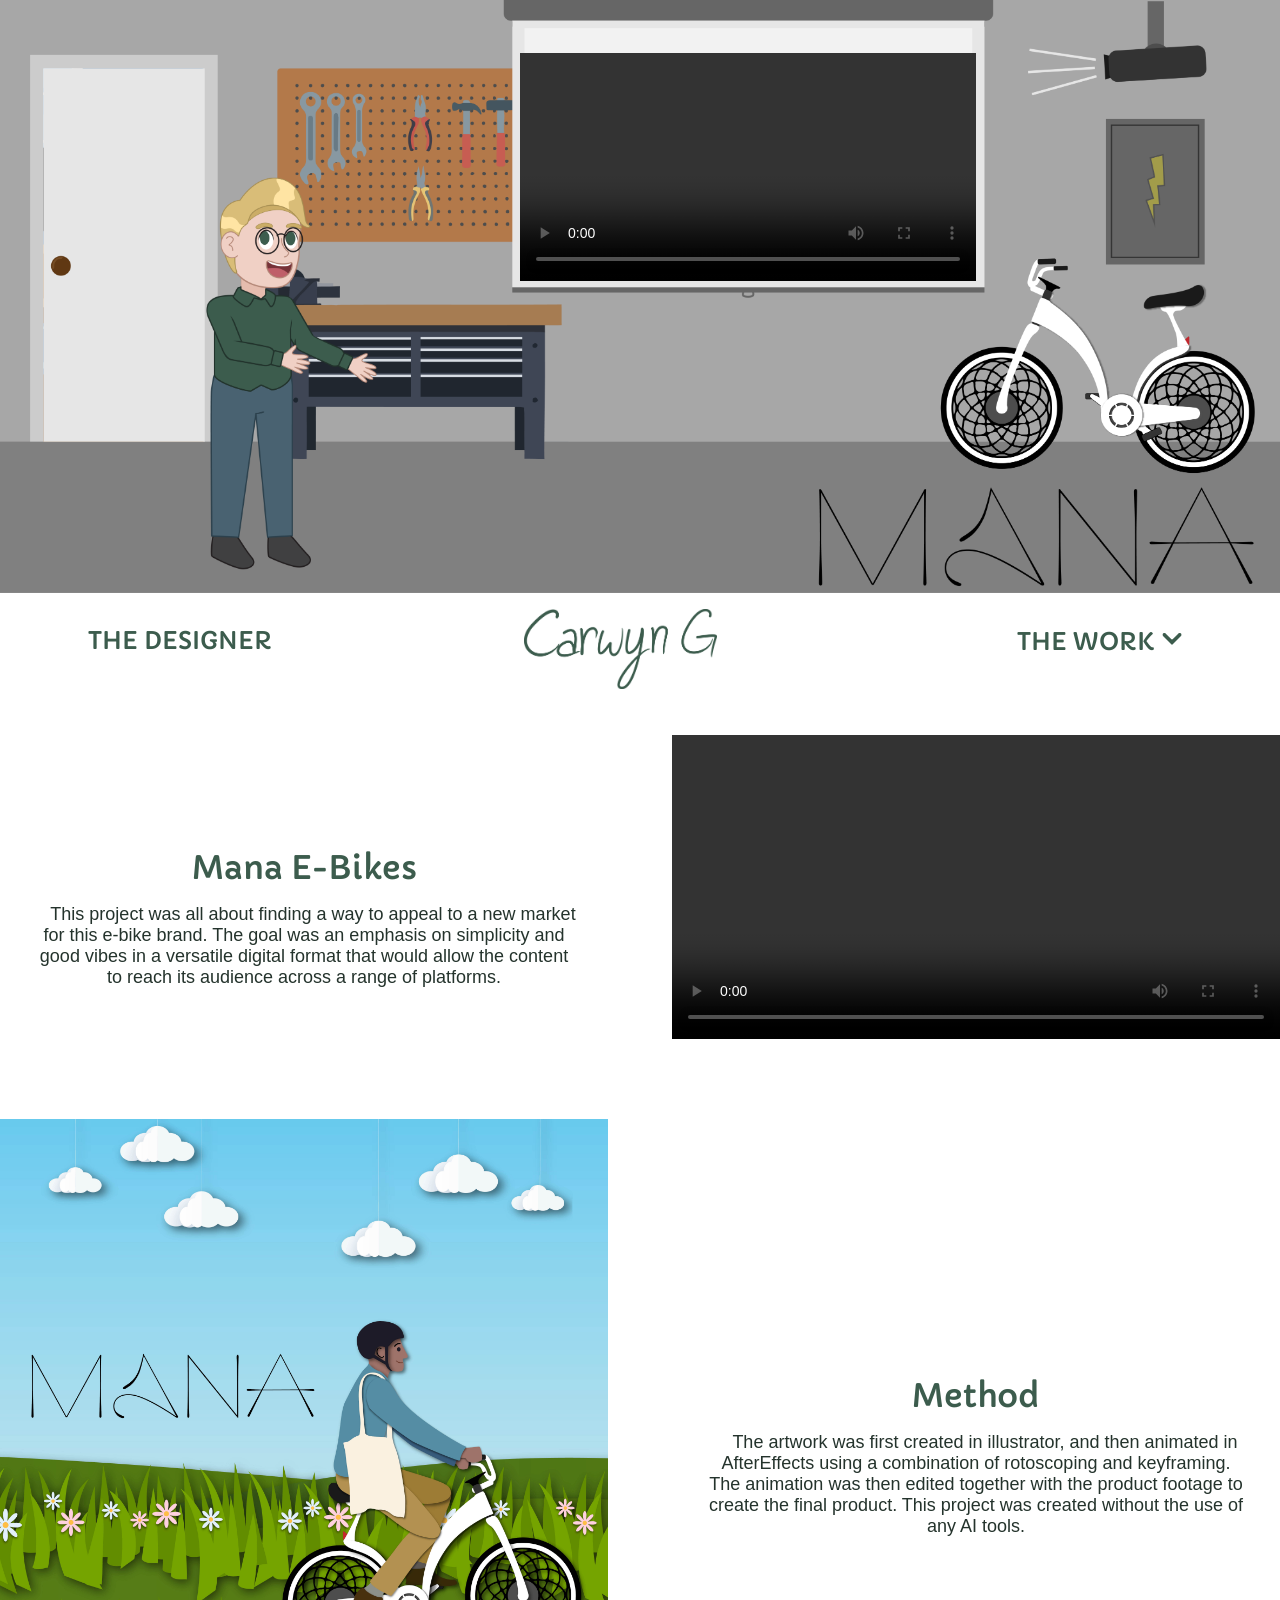
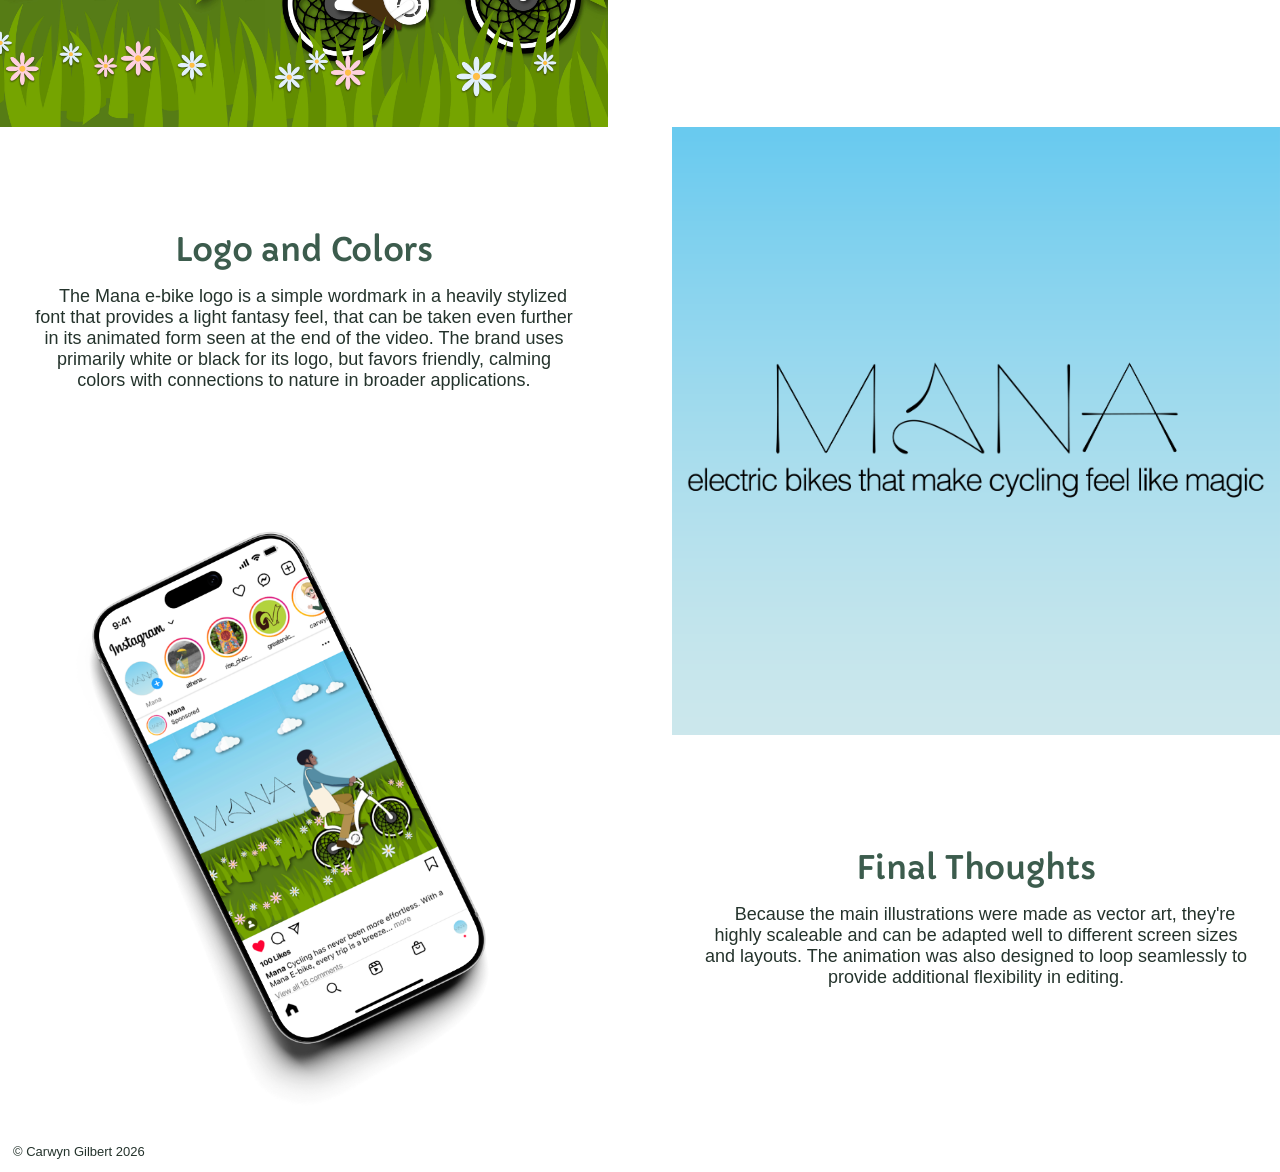
<file: garage.html>
<!DOCTYPE html>
<html lang="en">
<head>
    <meta charset="UTF-8">
    <meta name="viewport" content="width=device-width, initial-scale=1.0">
    <title>Carwyn G - Mana E-bikes</title>
    <link rel="preconnect" href="https://fonts.googleapis.com">
    <link rel="preconnect" href="https://fonts.gstatic.com" crossorigin>
    <link href="https://fonts.googleapis.com/css2?family=Capriola&display=swap" rel="stylesheet">
    <link rel="stylesheet" href="main.css">
    <link rel="stylesheet" href="garage.css">
    <script src="script.js" defer></script>
</head>
<body>
    <div class="loadingScreen">
        <!-- <div class="loader"></div> -->
        <div class="pencil">
            <div class="ball-point"></div>
            <div class="cap"></div>
            <div class="cap-base"></div>
            <div class="middle"></div>
            <div class="eraser"></div>
        </div>
        <div class="line"></div>
        <h1 id="loading-text">Excitement Building... Please Wait</h1>
    </div>
    <header>
        <div class="hero" id="garage-hero">
            <div id="door"></div>
            <div id="bike"></div>
            <img class="garage" id="backgrgound" src="images/garage layers/0 background.png" alt="a garage with a pulldown projector screen playing a short video ad for an e-bike">
            <img class="garage" id="closed-door" src="images/garage layers/1 door.png" alt="a simple door">
            <img class="garage" id="projector-screen" src="images/garage layers/2 screen.png" alt="a projector screen">
            <img class="garage" id="back-pedal" src="images/garage layers/3 back pedal.png" alt="a pedal on a bicycle">
            <img class="garage" id="wheel" src="images/garage layers/4 back wheel.png" alt="the wheel of a bicycle">
            <img class="garage" id="bikeframe" src="images/garage layers/5 bikeframe.png" alt="a modern e-bike">
            <img class="garage" id="front-pedal" src="images/garage layers/6 front pedal.png" alt="a pedal on a bicycle">
            <video width= 100% id="mana" controls>
                <source src="images/mana/ad clip.mp4" type="video/mp4">
                "Your browser doesn't support the video tag :("
            </video>
        </div>
        <nav>
            <div class="topnav default" id="navbar">
                <button class="hamburger" id="burger" onclick="hamburger()"><img id="menu-icon" src="images/hamburger.png" alt="click to open the menu"></button>
                <ul>
                    <li id="home-logo"> <a href="index.html" class="logo"><img src="images/cslg-logo.png" alt="Carwyn G" id="svg-logo"/></a></li>
                    <li id="designer"><a href="craftroom.html">The Designer</a></li>
                    <li id="expand-submenu"><button onclick="expandCases()">The Work <img src="images/arrow down.png" id="arrow"></button>
                        <div id="submenu" class="submenu expandable">
                            <ul id="submenu-list">
                                <li class="explore"><a href="kitchen.html">Rise Chocolate</a></li>
                                <li class="explore"><a href="foyer.html">Athena Umbrella Co</a></li>
                                <li class="explore"><a href="garage.html">Mana E-Bike</a></li>
                                <li class="explore"><a href="hall.html">Greater Victoria Zoo</a></li>
                                <li class="explore"><a href="office.html">Author Site</a></li>
                            </ul>
                        </div>
                    </li>
                </ul>
            </div>
        </nav>
    </header>
    <main>
        <div class="portfolio-page">
            <div class="info">
                <h1>Mana E-Bikes</h1>
                <p>This project was all about finding a way to appeal to a new market for this e-bike brand. The goal was an emphasis on simplicity and good vibes in a versatile digital format that would allow the content to reach its audience across a range of platforms.</p>
            </div>
            <video  class="media" width= 100% controls>
                <source src="images/mana/ad clip.mp4" type="video/mp4">
                "Your browser doesn't support the video tag :("
            </video>
            <img class="media" src="images/mana/still.jpg" alt="An illustration of a man riding a bike through a pleasant path lined with flowers and grass"/>
            <div class="info" id="method">
                <h1>Method</h1>
                <p>The artwork was first created in illustrator, and then animated in AfterEffects using a combination of rotoscoping and keyframing. The animation was then edited together with the product footage to create the final product. This project was created without the use of any AI tools.</p>
            </div>            
            <div class="info">
                <h1>Logo and Colors</h1>
                <p>The Mana e-bike logo is a simple wordmark in a heavily stylized font that provides a light fantasy feel, that can be taken even further in its animated form seen at the end of the video. The brand uses primarily white or black for its logo, but favors friendly, calming colors with connections to nature in broader applications.</p>
            </div>
            <img class="media" src="images/mana/still logo.png" alt="the word 'MANA' in a very lightweight font. The first 'A' has a circular swoop from its crossbar that subtly resembles a wheel"/>
            <img class="media" src="images/mana/instamockup.png" alt="an illustration of a man on a bike shown as an instagram post on a smartphone"/>
            <div class="info">
                <h1>Final Thoughts</h1>
                <p>Because the main illustrations were made as vector art, they're highly scaleable and can be adapted well to different screen sizes and layouts. The animation was also designed to loop seamlessly to provide additional flexibility in editing.</p>
            </div>
        </div>
    </main>
    <footer>
        <p><span> &#169; </span>Carwyn Gilbert 2026</p>
    </footer>
</body>
</html>
</file>
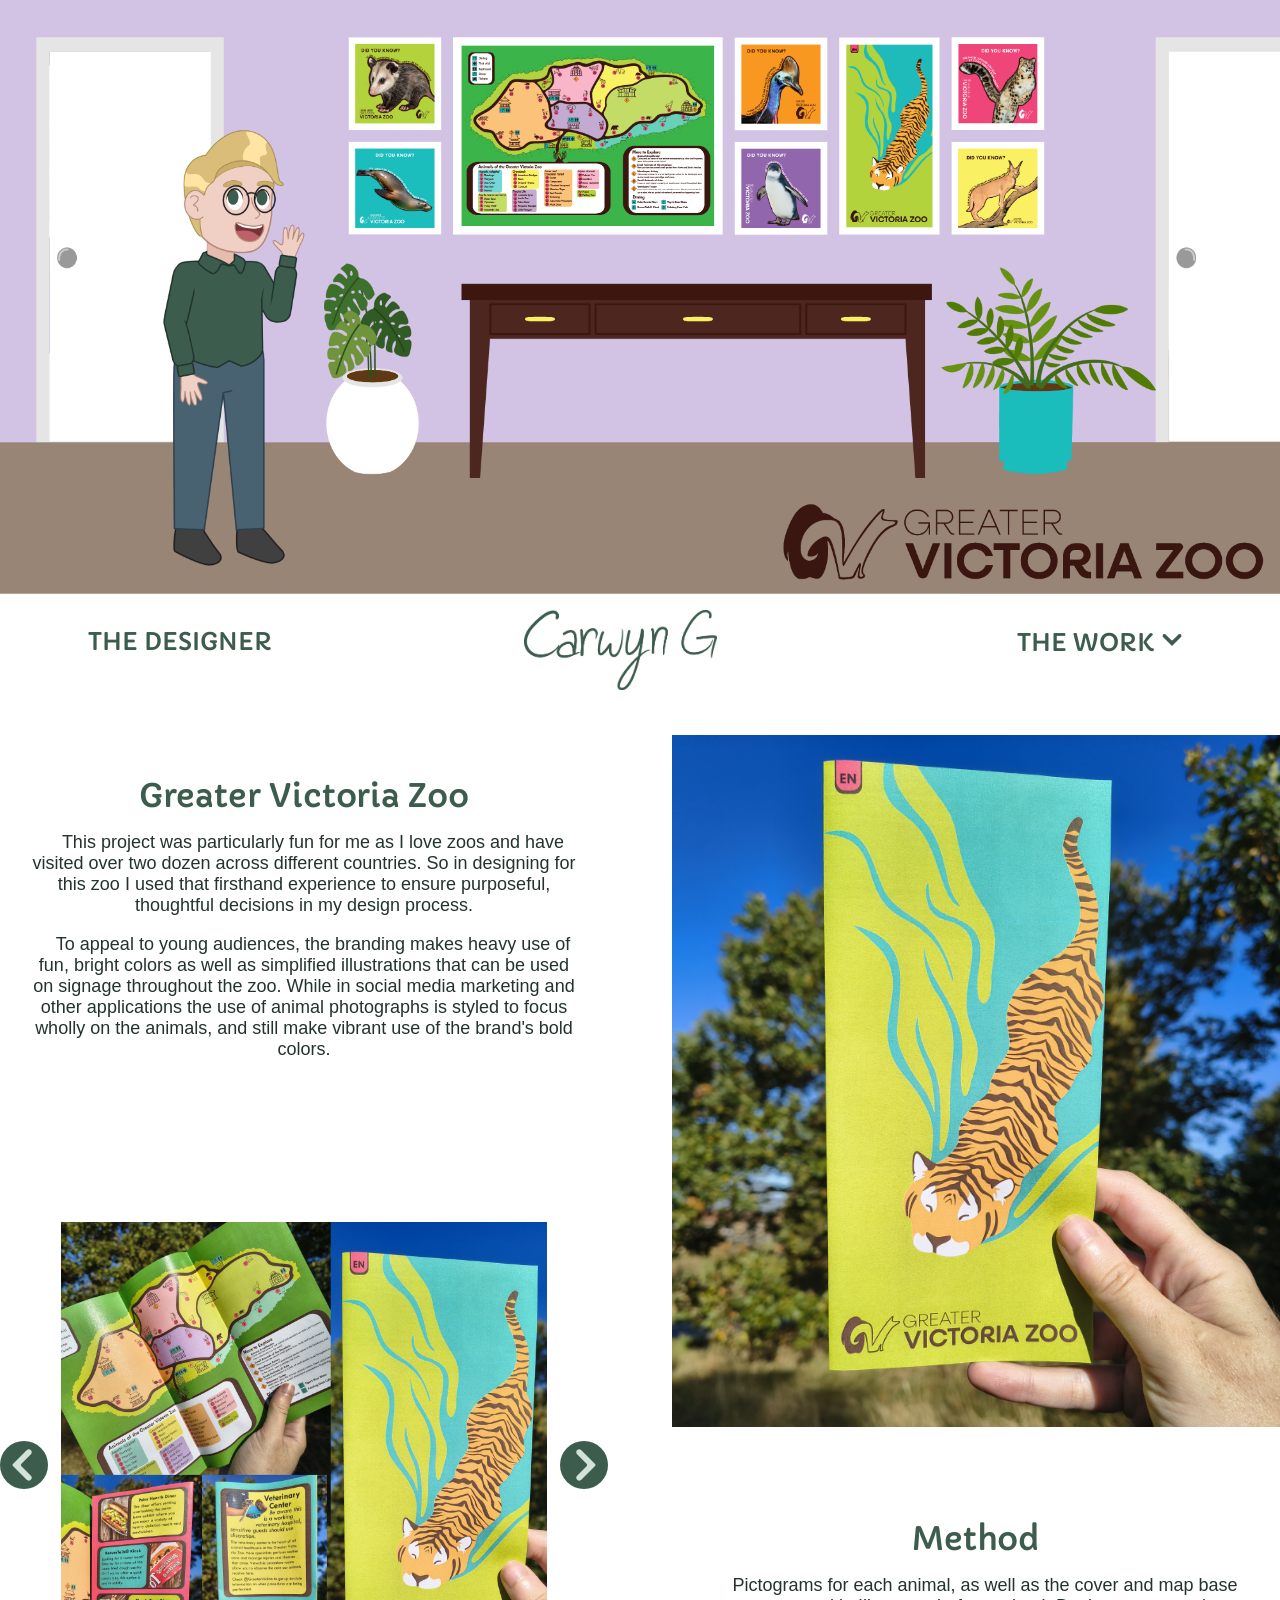
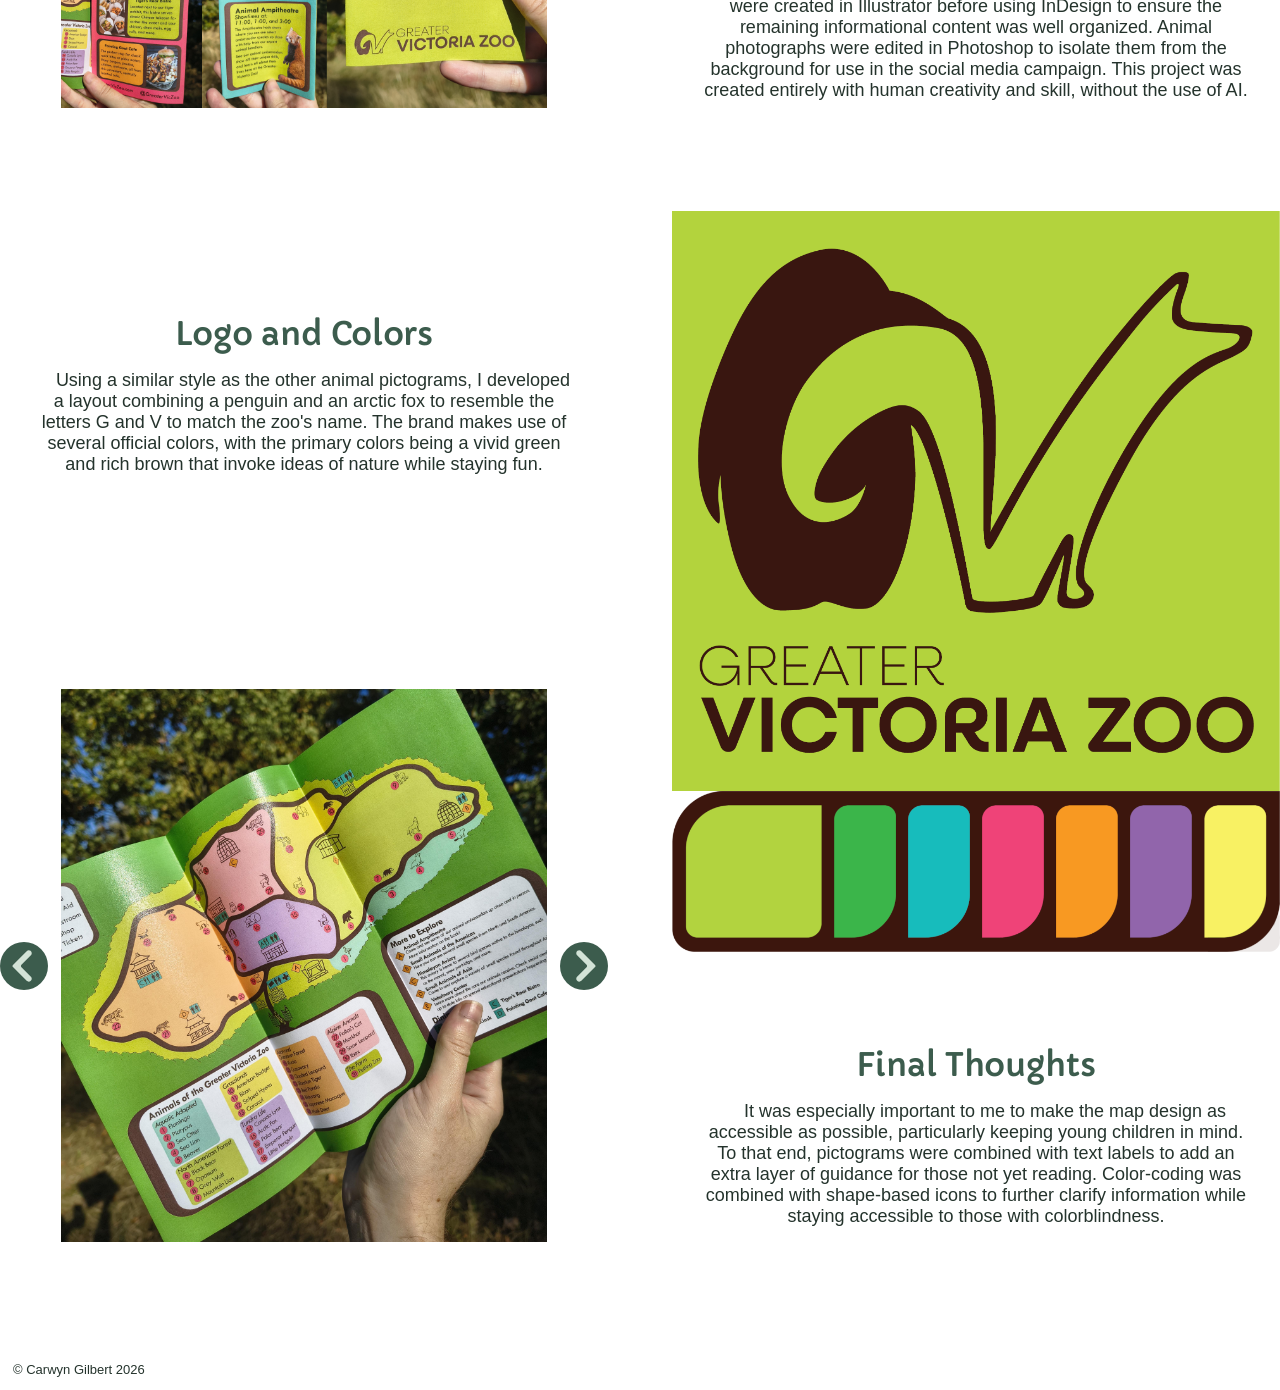
<file: greaterviczoo.html>
<!DOCTYPE html>
<html lang="en">
<head>
    <meta charset="UTF-8">
    <meta name="viewport" content="width=device-width, initial-scale=1.0">
    <title>Carwyn G - Greater Vic Zoo</title>
    <link rel="preconnect" href="https://fonts.googleapis.com">
    <link rel="preconnect" href="https://fonts.gstatic.com" crossorigin>
    <link href="https://fonts.googleapis.com/css2?family=Capriola&display=swap" rel="stylesheet">
    <link rel="stylesheet" href="main.css">
    <link rel="stylesheet" href="hall.css">
    <script src="script.js" defer></script>
    <script src="hall.js" defer></script>
</head>
<body>
    <div class="loadingScreen">
        <!-- <div class="loader"></div> -->
        <div class="pencil">
            <div class="ball-point"></div>
            <div class="cap"></div>
            <div class="cap-base"></div>
            <div class="middle"></div>
            <div class="eraser"></div>
        </div>
        <div class="line"></div>
        <h1 id="loading-text">Excitement Building... Please Wait</h1>
    </div>
    <header>
        <div class="hero" id="hall-hero">
            <div id="bedroom"></div>
            <div id="bathroom"></div>
            <div id="monstera"><button onclick="monsteraGrow()"><img class="transparent" src="images/transparent.png" alt="a small monstera potted plant"></button></div>
            <div id="fern"><button onclick="fernGrow()"><img class="transparent" src="images/transparent.png" alt="a small fern potted plant"></button></div>
            <img class="hall" id="background" src="images/hall layers/0 background.png" alt="a hall with a gallery wall displaying several different branding images for the Greater Victoria Zoo">
            <img class="hall" id="closed-bath" src="images/hall layers/1 bathroom door.png" alt="a simple door">
            <img class="hall" id="closed-bed" src="images/hall layers/2 bedroom door.png" alt="a simple door">
            <img class="hall" id="me" src="images/hall layers/3 me.png" alt="Carwyn Gilbert in a green shirt and denim pants">
            <img class="hall" id="arm" src="images/hall layers/4 arm.png" alt="a hand waving hello">
            <img class="hall" id="monstera-plant" src="images/hall layers/5 monstera.png" alt="a monstera houseplant">
            <img class="hall" id="fern-plant" src="images/hall layers/6 fern.png" alt="a fern potted plant">
        </div>
        <nav>
            <div class="topnav default" id="navbar">
                <button class="hamburger" id="burger" onclick="hamburger()"><img id="menu-icon" src="images/hamburger.png" alt="click to open the menu"></button>
                <ul>
                    <li id="home-logo"> <a href="index.html" class="logo"><img src="images/cslg-logo.png" alt="Carwyn G" id="svg-logo"/></a></li>
                    <li id="designer"><a href="about.html">The Designer</a></li>
                    <li id="expand-submenu"><button onclick="expandCases()">The Work <img src="images/arrow down.png" id="arrow"></button>
                        <div id="submenu" class="submenu expandable">
                            <ul id="submenu-list">
                                <li class="explore"><a href="rise.html">Rise Chocolate</a></li>
                                <li class="explore"><a href="athena.html">Athena Umbrella Co</a></li>
                                <li class="explore"><a href="mana.html">Mana E-Bike</a></li>
                                <li class="explore"><a href="greaterviczoo.html">Greater Victoria Zoo</a></li>
                                <li class="explore"><a href="KES.html">Author Site</a></li>
                            </ul>
                        </div>
                    </li>
                </ul>
            </div>
        </nav>
    </header>
    <main>
        <div class="portfolio-page">
            <div class="info">
                <h1>Greater Victoria Zoo</h1>
                <p>This project was particularly fun for me as I love zoos and have visited over two dozen across different countries. So in designing for this zoo I used that firsthand experience to ensure purposeful, thoughtful decisions in my design process.</p>
                <p>To appeal to young audiences, the branding makes heavy use of fun, bright colors as well as simplified illustrations that can be used on signage throughout the zoo. While in social media marketing and other applications the use of animal photographs is styled to focus wholly on the animals, and still make vibrant use of the brand's bold colors.</p>
            </div>
            <img class="media" src="images/GVZ/cover.jpg" alt="The front of a folded zoo map, the cover features an illustration of a tiger swimming through green algae covered water, leaving trails of blue water in his wake">
            <div class="carousel media">
                <button class="left" onclick="prevImg('zoo')">
                    <img src="images/arrow.svg" alt="arrow icon pointing left" />
                </button>
                <img id="zoo-left" class="zoo-three" src="images/GVZ/animals.png" alt="a collection of several different animals illustrated in a simplified style emphasizing the outline"/>
                <img id="zoo-top" class="zoo-one" src="images/GVZ/mockup.jpg" alt="a composite image showing the printed zoo map held up to highlight the different panels of content. One shows the map itself, one the restaurant options at the zoo, one the other special activities."/>
                <img id="zoo-right" class="zoo-two" src="images/GVZ/campaign9.jpg" alt="a little penguin isolated against a purple background, text above reads 'Did you know?', text fitted around the outline of the penguin says 'Little penguins can sleep even while floating at sea'."/>
                <button class="right" onclick="nextImg('zoo')">
                    <img src="images/arrow.svg" alt="arrow icon pointing right" />
                </button>
            </div>
            <div class="info">
                <h1>Method</h1>
                <p>Pictograms for each animal, as well as the cover and map base were created in Illustrator before using InDesign to ensure the remaining informational content was well organized. Animal photographs were edited in Photoshop to isolate them from the background for use in the social media campaign. This project was created entirely with human creativity and skill, without the use of AI.</p>
            </div>
            <div class="info">
                <h1>Logo and Colors</h1>
                <p>Using a similar style as the other animal pictograms, I developed a layout combining a penguin and an arctic fox to resemble the letters G and V to match the zoo's name. The brand makes use of several official colors, with the primary colors being a vivid green and rich brown that invoke ideas of nature while staying fun.</p>
            </div>
            <img class="media" src="images/GVZ/stacked logomark.png" alt="A simplified illustration of a penguin and an arctic fox forming the letters 'GV' above text that reads 'Greater Victoria Zoo'"/>
            <div class="carousel media">
                <button class="left" onclick="prevImg('alt')">
                    <img src="images/arrow.svg" alt="arrow icon pointing left" />
                </button>
                <img id="alt-left" class="alt-three" src="images/GVZ/zoo map 2.jpg" alt="The digital representation of the backside of the map, one panel makes up the cover, one shows information about restaurants at the zoo, and one shows information about other zoo activities offered"/>
                <img id="alt-top" class="alt-one" src="images/GVZ/map.jpg" alt="The printed map held out to show the full map of labelled animal exhibits"/>
                <img id="alt-right" class="alt-two" src="images/GVZ/zoo map.png" alt="The digital representation of the map"/>
                <button class="right" onclick="nextImg('alt')">
                    <img src="images/arrow.svg" alt="arrow icon pointing right" />
                </button>
            </div>
            <div class="info">
                <h1>Final Thoughts</h1>
                <p>It was especially important to me to make the map design as accessible as possible, particularly keeping young children in mind. To that end, pictograms were combined with text labels to add an extra layer of guidance for those not yet reading. Color-coding was combined with shape-based icons to further clarify information while staying accessible to those with colorblindness.</p>
            </div>
        </div>
    </main>
    <footer>
        <p><span> &#169; </span>Carwyn Gilbert 2026</p>
    </footer>
</body>
</html>
</file>
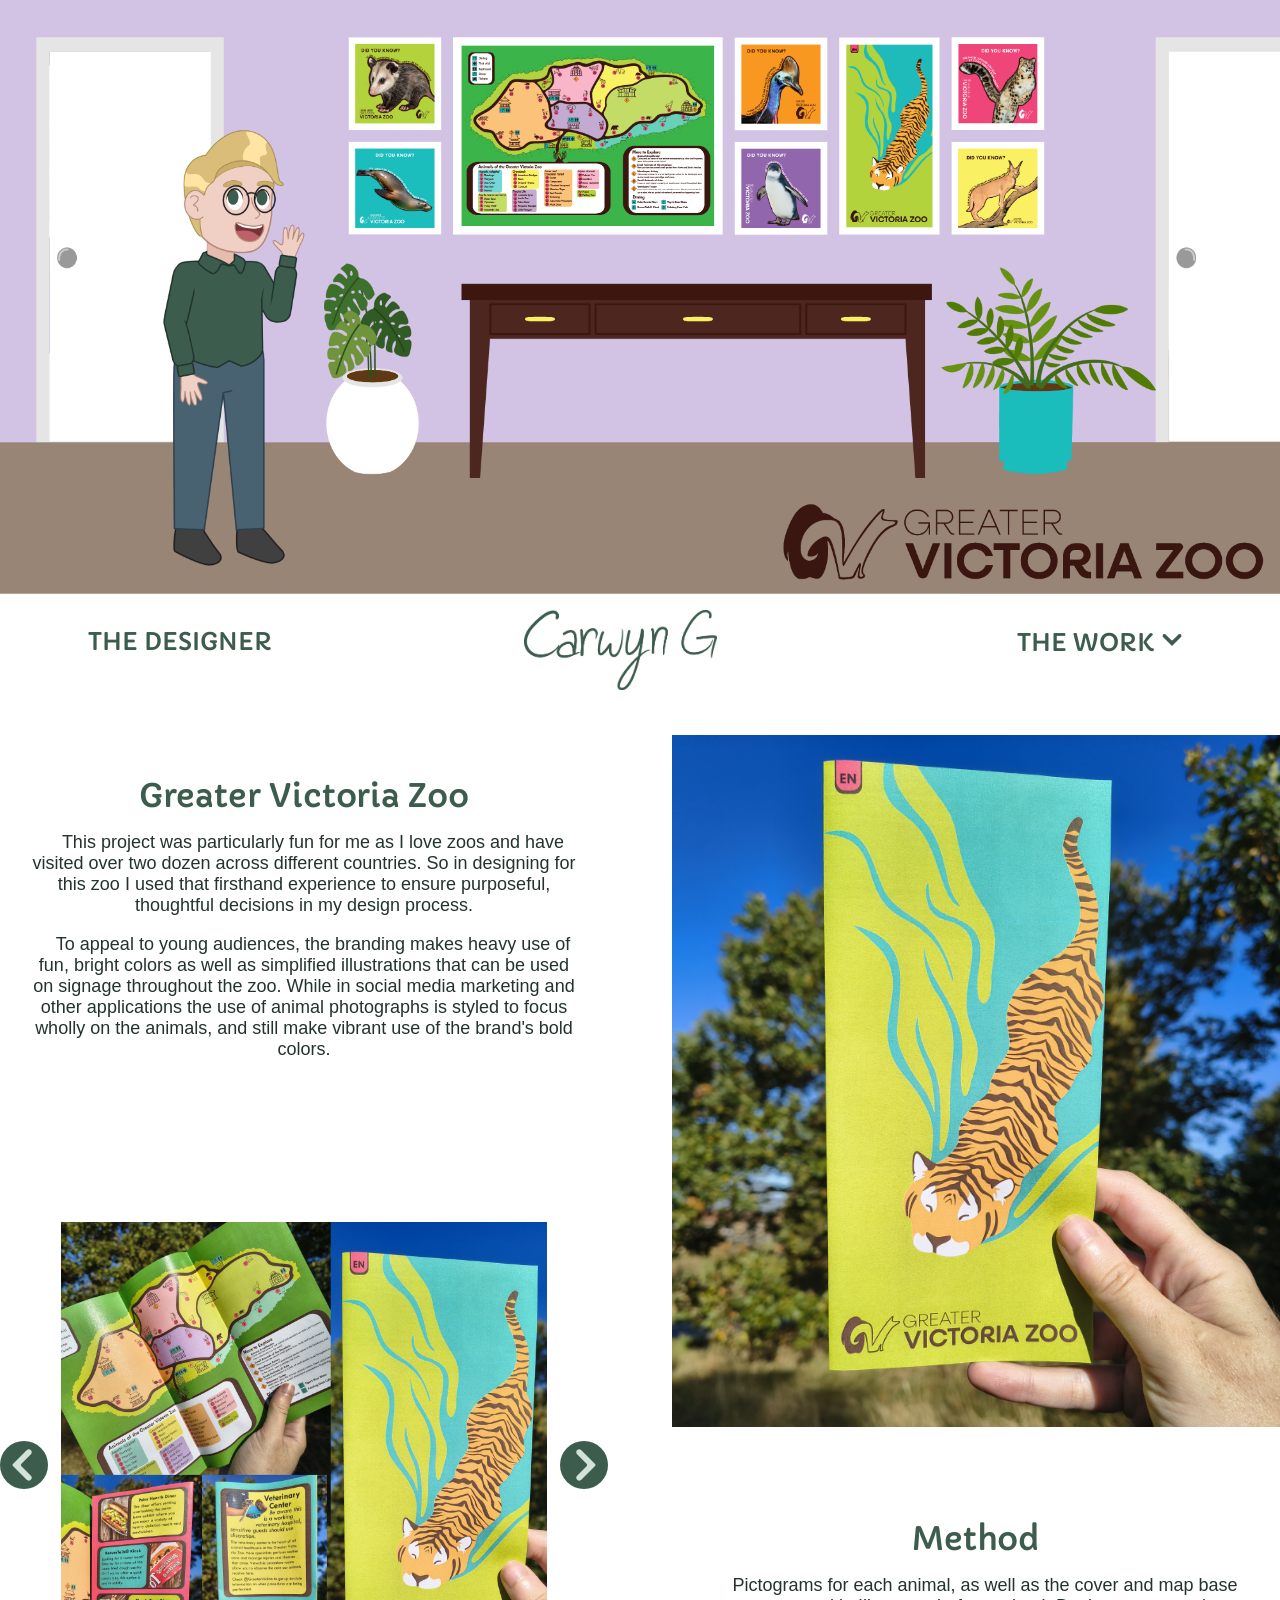
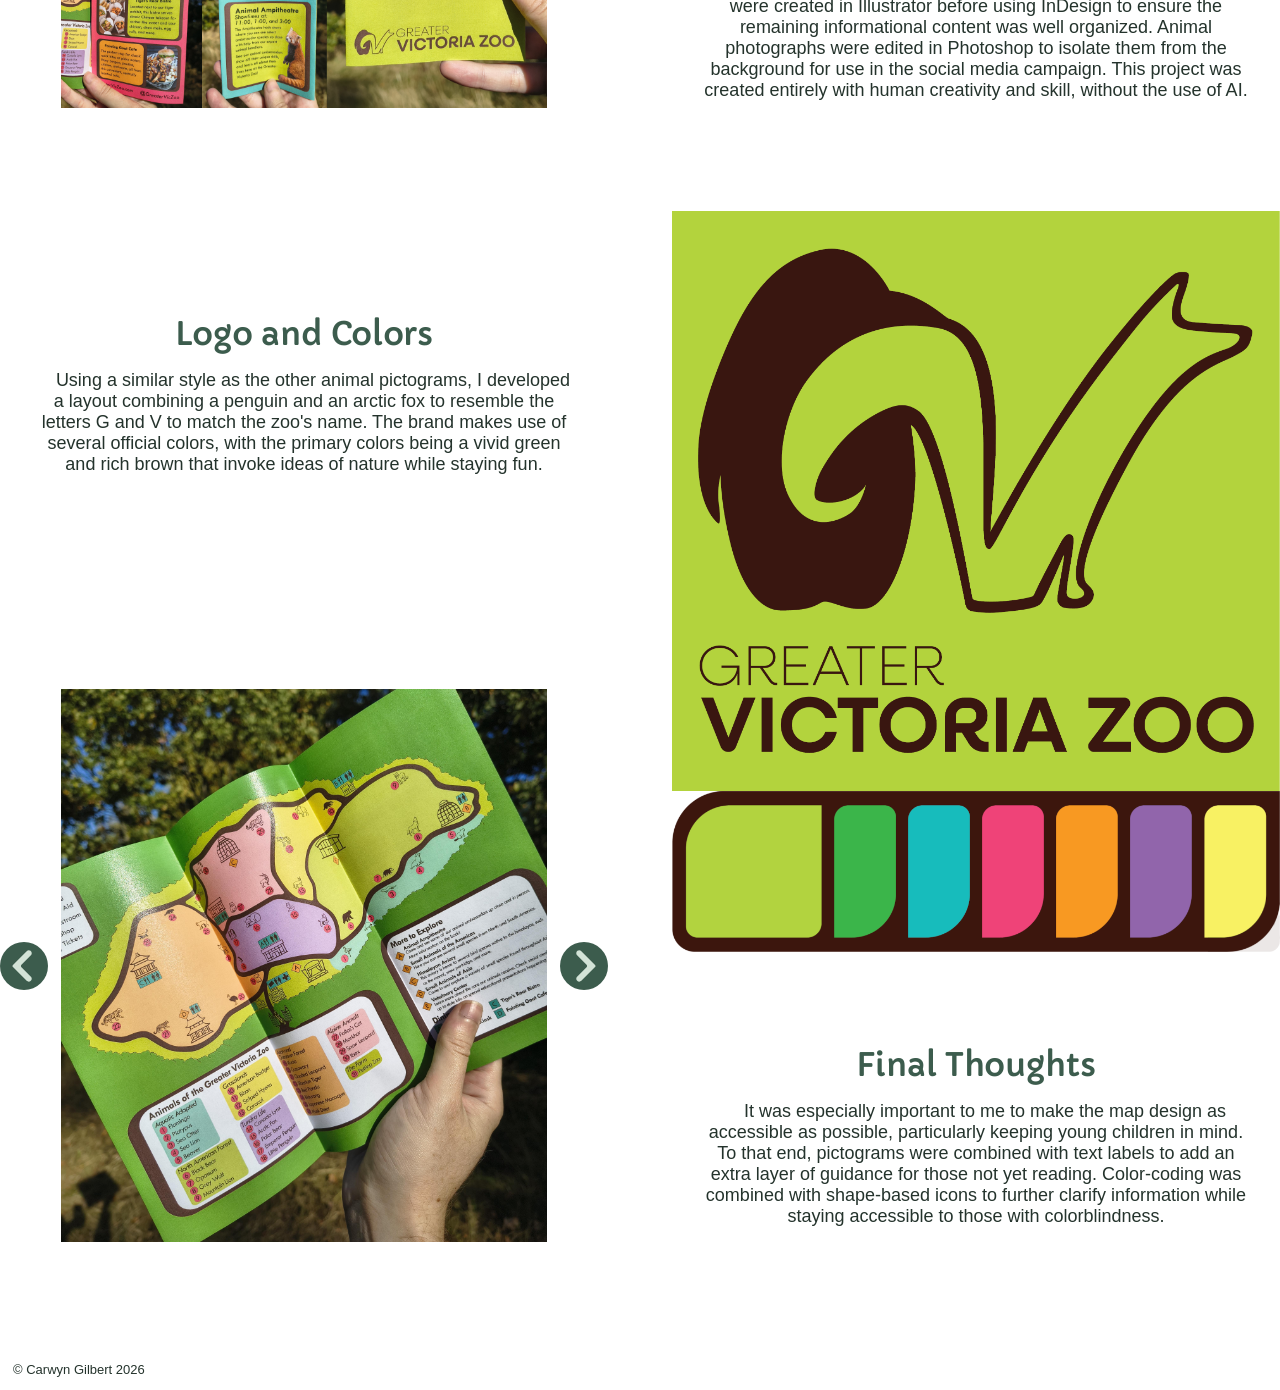
<file: hall.html>
<!DOCTYPE html>
<html lang="en">
<head>
    <meta charset="UTF-8">
    <meta name="viewport" content="width=device-width, initial-scale=1.0">
    <title>Carwyn G - Greater Vic Zoo</title>
    <link rel="preconnect" href="https://fonts.googleapis.com">
    <link rel="preconnect" href="https://fonts.gstatic.com" crossorigin>
    <link href="https://fonts.googleapis.com/css2?family=Capriola&display=swap" rel="stylesheet">
    <link rel="stylesheet" href="main.css">
    <link rel="stylesheet" href="hall.css">
    <script src="script.js" defer></script>
    <script src="hall.js" defer></script>
</head>
<body>
    <div class="loadingScreen">
        <!-- <div class="loader"></div> -->
        <div class="pencil">
            <div class="ball-point"></div>
            <div class="cap"></div>
            <div class="cap-base"></div>
            <div class="middle"></div>
            <div class="eraser"></div>
        </div>
        <div class="line"></div>
        <h1 id="loading-text">Excitement Building... Please Wait</h1>
    </div>
    <header>
        <div class="hero" id="hall-hero">
            <div id="bedroom"></div>
            <div id="bathroom"></div>
            <div id="monstera"><button onclick="monsteraGrow()"><img class="transparent" src="images/transparent.png" alt="a small monstera potted plant"></button></div>
            <div id="fern"><button onclick="fernGrow()"><img class="transparent" src="images/transparent.png" alt="a small fern potted plant"></button></div>
            <img class="hall" id="background" src="images/hall layers/0 background.png" alt="a hall with a gallery wall displaying several different branding images for the Greater Victoria Zoo">
            <img class="hall" id="closed-bath" src="images/hall layers/1 bathroom door.png" alt="a simple door">
            <img class="hall" id="closed-bed" src="images/hall layers/2 bedroom door.png" alt="a simple door">
            <img class="hall" id="me" src="images/hall layers/3 me.png" alt="Carwyn Gilbert in a green shirt and denim pants">
            <img class="hall" id="arm" src="images/hall layers/4 arm.png" alt="a hand waving hello">
            <img class="hall" id="monstera-plant" src="images/hall layers/5 monstera.png" alt="a monstera houseplant">
            <img class="hall" id="fern-plant" src="images/hall layers/6 fern.png" alt="a fern potted plant">
        </div>
        <nav>
            <div class="topnav default" id="navbar">
                <button class="hamburger" id="burger" onclick="hamburger()"><img id="menu-icon" src="images/hamburger.png" alt="click to open the menu"></button>
                <ul>
                    <li id="home-logo"> <a href="index.html" class="logo"><img src="images/cslg-logo.png" alt="Carwyn G" id="svg-logo"/></a></li>
                    <li id="designer"><a href="craftroom.html">The Designer</a></li>
                    <li id="expand-submenu"><button onclick="expandCases()">The Work <img src="images/arrow down.png" id="arrow"></button>
                        <div id="submenu" class="submenu expandable">
                            <ul id="submenu-list">
                                <li class="explore"><a href="kitchen.html">Rise Chocolate</a></li>
                                <li class="explore"><a href="foyer.html">Athena Umbrella Co</a></li>
                                <li class="explore"><a href="garage.html">Mana E-Bike</a></li>
                                <li class="explore"><a href="hall.html">Greater Victoria Zoo</a></li>
                                <li class="explore"><a href="office.html">Author Site</a></li>
                            </ul>
                        </div>
                    </li>
                </ul>
            </div>
        </nav>
    </header>
    <main>
        <div class="portfolio-page">
            <div class="info">
                <h1>Greater Victoria Zoo</h1>
                <p>This project was particularly fun for me as I love zoos and have visited over two dozen across different countries. So in designing for this zoo I used that firsthand experience to ensure purposeful, thoughtful decisions in my design process.</p>
                <p>To appeal to young audiences, the branding makes heavy use of fun, bright colors as well as simplified illustrations that can be used on signage throughout the zoo. While in social media marketing and other applications the use of animal photographs is styled to focus wholly on the animals, and still make vibrant use of the brand's bold colors.</p>
            </div>
            <img class="media" src="images/GVZ/cover.jpg" alt="The front of a folded zoo map, the cover features an illustration of a tiger swimming through green algae covered water, leaving trails of blue water in his wake">
            <div class="carousel media">
                <button class="left" onclick="prevImg('zoo')">
                    <img src="images/arrow.svg" alt="arrow icon pointing left" />
                </button>
                <img id="zoo-left" class="zoo-three" src="images/GVZ/animals.png" alt="a collection of several different animals illustrated in a simplified style emphasizing the outline"/>
                <img id="zoo-top" class="zoo-one" src="images/GVZ/mockup.jpg" alt="a composite image showing the printed zoo map held up to highlight the different panels of content. One shows the map itself, one the restaurant options at the zoo, one the other special activities."/>
                <img id="zoo-right" class="zoo-two" src="images/GVZ/campaign9.jpg" alt="a little penguin isolated against a purple background, text above reads 'Did you know?', text fitted around the outline of the penguin says 'Little penguins can sleep even while floating at sea'."/>
                <button class="right" onclick="nextImg('zoo')">
                    <img src="images/arrow.svg" alt="arrow icon pointing right" />
                </button>
            </div>
            <div class="info">
                <h1>Method</h1>
                <p>Pictograms for each animal, as well as the cover and map base were created in Illustrator before using InDesign to ensure the remaining informational content was well organized. Animal photographs were edited in Photoshop to isolate them from the background for use in the social media campaign. This project was created entirely with human creativity and skill, without the use of AI.</p>
            </div>
            <div class="info">
                <h1>Logo and Colors</h1>
                <p>Using a similar style as the other animal pictograms, I developed a layout combining a penguin and an arctic fox to resemble the letters G and V to match the zoo's name. The brand makes use of several official colors, with the primary colors being a vivid green and rich brown that invoke ideas of nature while staying fun.</p>
            </div>
            <img class="media" src="images/GVZ/stacked logomark.png" alt="A simplified illustration of a penguin and an arctic fox forming the letters 'GV' above text that reads 'Greater Victoria Zoo'"/>
            <div class="carousel media">
                <button class="left" onclick="prevImg('alt')">
                    <img src="images/arrow.svg" alt="arrow icon pointing left" />
                </button>
                <img id="alt-left" class="alt-three" src="images/GVZ/zoo map 2.jpg" alt="The digital representation of the backside of the map, one panel makes up the cover, one shows information about restaurants at the zoo, and one shows information about other zoo activities offered"/>
                <img id="alt-top" class="alt-one" src="images/GVZ/map.jpg" alt="The printed map held out to show the full map of labelled animal exhibits"/>
                <img id="alt-right" class="alt-two" src="images/GVZ/zoo map.png" alt="The digital representation of the map"/>
                <button class="right" onclick="nextImg('alt')">
                    <img src="images/arrow.svg" alt="arrow icon pointing right" />
                </button>
            </div>
            <div class="info">
                <h1>Final Thoughts</h1>
                <p>It was especially important to me to make the map design as accessible as possible, particularly keeping young children in mind. To that end, pictograms were combined with text labels to add an extra layer of guidance for those not yet reading. Color-coding was combined with shape-based icons to further clarify information while staying accessible to those with colorblindness.</p>
            </div>
        </div>
    </main>
    <footer>
        <p><span> &#169; </span>Carwyn Gilbert 2026</p>
    </footer>
</body>
</html>
</file>
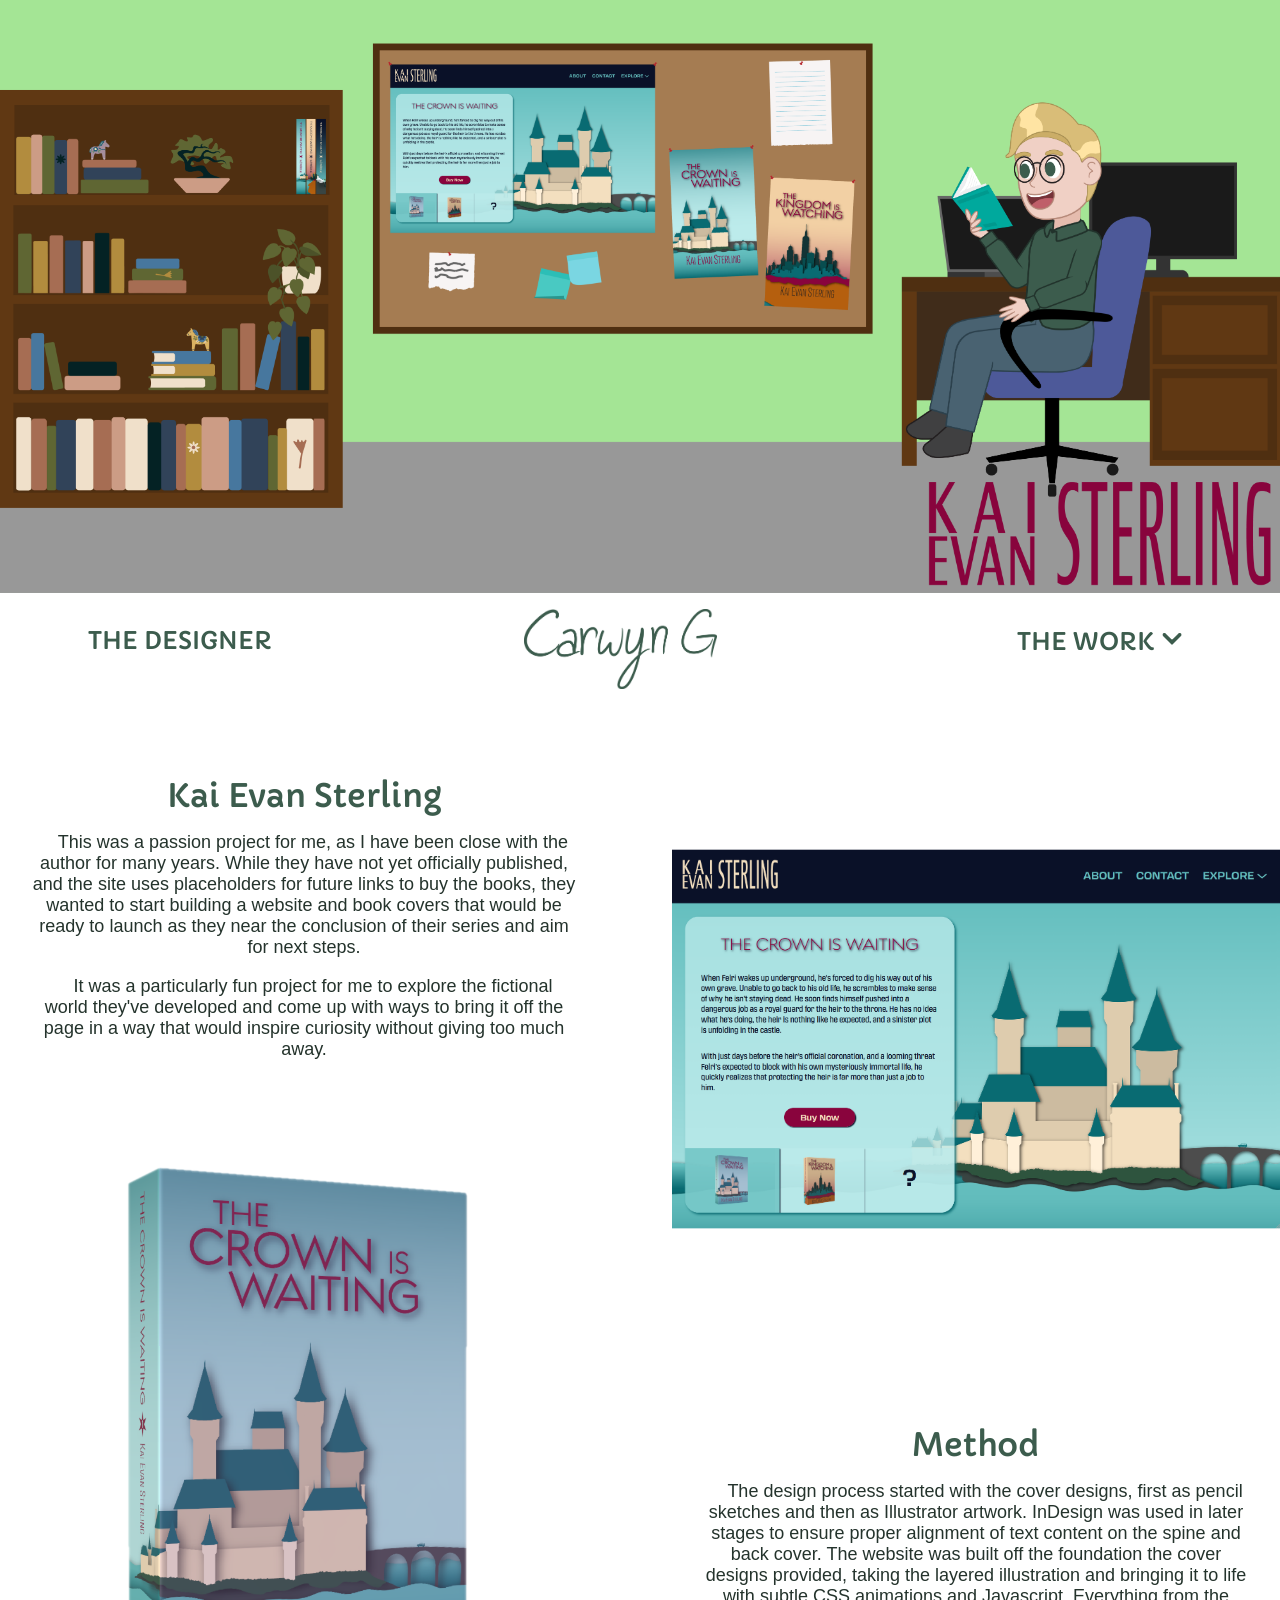
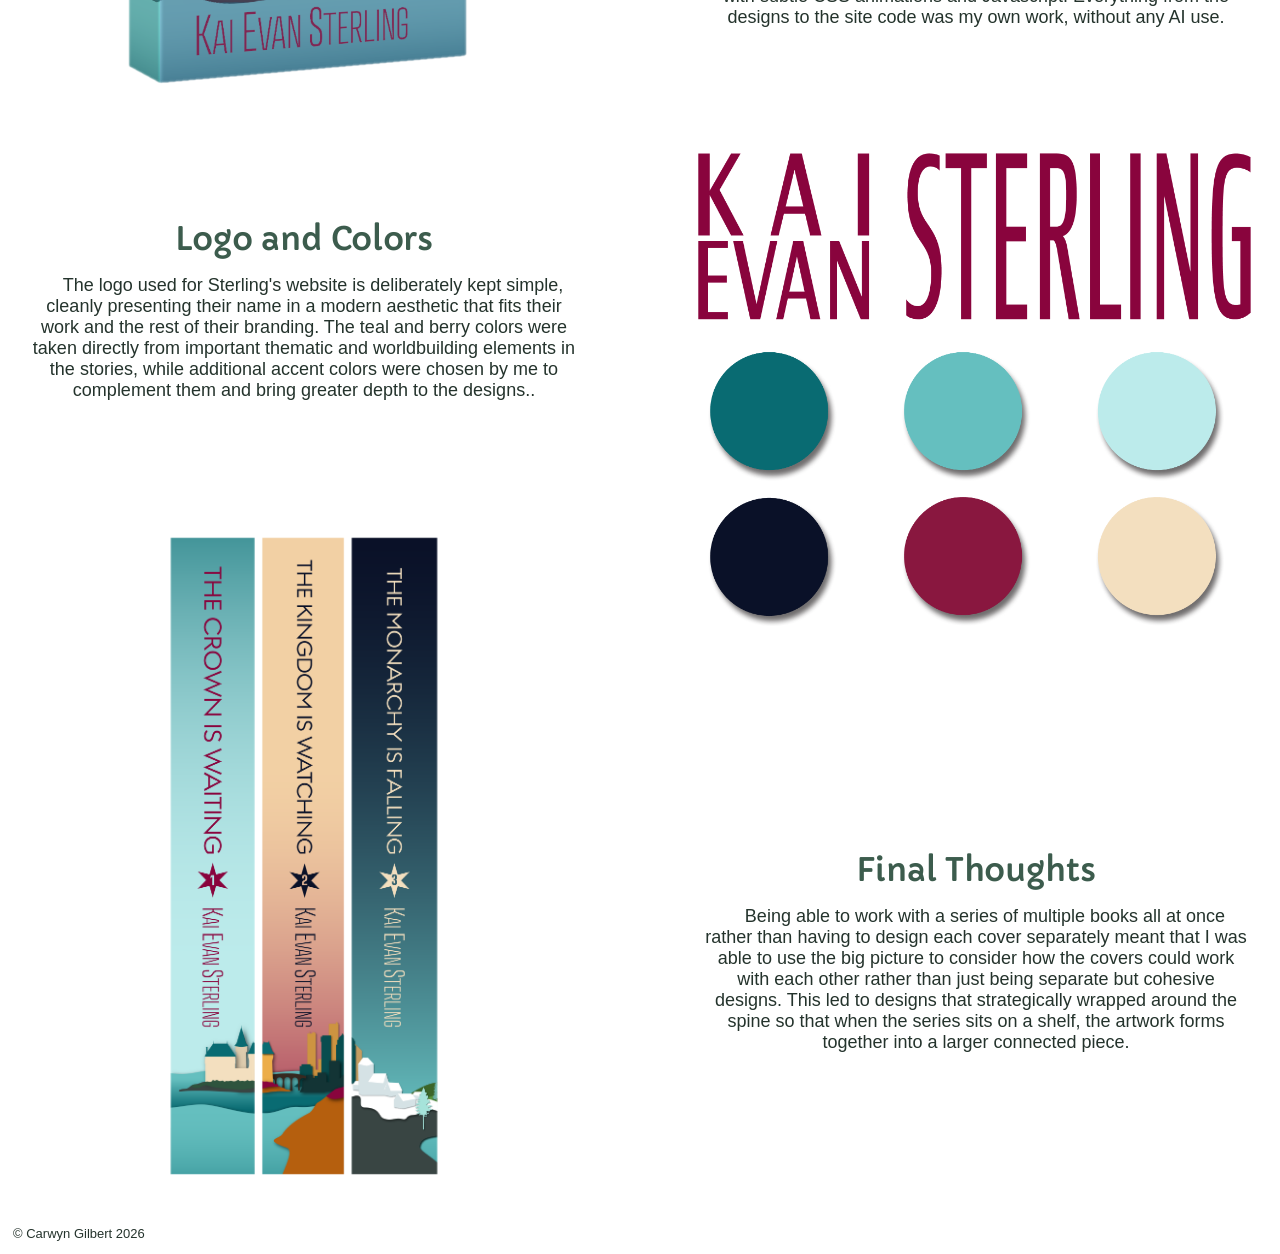
<file: KES.html>
<!DOCTYPE html>
<html lang="en">
<head>
    <meta charset="UTF-8">
    <meta name="viewport" content="width=device-width, initial-scale=1.0">
    <title>Carwyn G - Sterling</title>
    <link rel="preconnect" href="https://fonts.googleapis.com">
    <link rel="preconnect" href="https://fonts.gstatic.com" crossorigin>
    <link href="https://fonts.googleapis.com/css2?family=Capriola&display=swap" rel="stylesheet">
    <link rel="stylesheet" href="main.css">
    <link rel="stylesheet" href="study.css">
    <script src="script.js" defer></script>
</head>
<body>
    <div class="loadingScreen">
        <!-- <div class="loader"></div> -->
        <div class="pencil">
            <div class="ball-point"></div>
            <div class="cap"></div>
            <div class="cap-base"></div>
            <div class="middle"></div>
            <div class="eraser"></div>
        </div>
        <div class="line"></div>
        <h1 id="loading-text">Excitement Building... Please Wait</h1>
    </div>
    <header>
        <div class="hero" id="study-hero">
            <div id="laptop"></div>
            <div id="monitor"></div>
            <div id="bonsai"></div>
            <div id="link"><a href="https://carwyn-g.github.io/KaiEvanSterling/" target="_blank"><img class="transparent" src="images/transparent.png" alt="A screenshot of the homepage for an author's website"></a></div>
            <img class="study" id="backgrgound" src="images/study layers/0 background.png" alt="an office with a large bulletin board with images of a website home page and book covers pinned up">
            <img class="study" id="monitor-on" src="images/study layers/1 monitor.png" alt="a computer monitor">
            <img class="study" id="laptop-on" src="images/study layers/2 laptop.png" alt="an open laptop">
            <img class="study" id="flowers" src="images/study layers/3 bonsai flowers.png" alt="tiny pink flowers blooming on a bonsai tree">
            <img class="study" id="me" src="images/study layers/4 me.png" alt="Carwyn sitting in an office chair with a book in hand">
            <img class="study" id="head" src="images/study layers/5 head.png" alt="Carwyn's smiling face">
        </div>
        <nav>
            <div class="topnav default" id="navbar">
                <button class="hamburger" id="burger" onclick="hamburger()"><img id="menu-icon" src="images/hamburger.png" alt="click to open the menu"></button>
                <ul>
                    <li id="home-logo"> <a href="index.html" class="logo"><img src="images/cslg-logo.png" alt="Carwyn G" id="svg-logo"/></a></li>
                    <li id="designer"><a href="about.html">The Designer</a></li>
                    <li id="expand-submenu"><button onclick="expandCases()">The Work <img src="images/arrow down.png" id="arrow"></button>
                        <div id="submenu" class="submenu expandable">
                            <ul id="submenu-list">
                                <li class="explore"><a href="rise.html">Rise Chocolate</a></li>
                                <li class="explore"><a href="athena.html">Athena Umbrella Co</a></li>
                                <li class="explore"><a href="mana.html">Mana E-Bike</a></li>
                                <li class="explore"><a href="greaterviczoo.html">Greater Victoria Zoo</a></li>
                                <li class="explore"><a href="KES.html">Author Site</a></li>
                            </ul>
                        </div>
                    </li>
                </ul>
            </div>
        </nav>
    </header>
    <main>
        <div class="portfolio-page">
            <div class="info">
                <h1>Kai Evan Sterling</h1>
                <p>This was a passion project for me, as I have been close with the author for many years. While they have not yet officially published, and the site uses placeholders for future links to buy the books, they wanted to start building a website and book covers that would be ready to launch as they near the conclusion of their series and aim for next steps.</p>
                <p>It was a particularly fun project for me to explore the fictional world they've developed and come up with ways to bring it off the page in a way that would inspire curiosity without giving too much away.</p>
            </div>
            <img class="media" src="images/KES/site-screenshot.png" alt="A screenshot of Kai Evan Sterling's website, featuring cover art from the first book">
            <img class="media" src="images/KES/CIW.png" alt="A mockup of a book titled 'The Kingdom is Watching', the book cover features a layered papercut cityscape in teal hues"/>
            <div class="info">
                <h1>Method</h1>
                <p>The design process started with the cover designs, first as pencil sketches and then as Illustrator artwork. InDesign was used in later stages to ensure proper alignment of text content on the spine and back cover. The website was built off the foundation the cover designs provided, taking the layered illustration and bringing it to life with subtle CSS animations and Javascript. Everything from the designs to the site code was my own work, without any AI use.</p>
            </div>
            <div class="info">
                <h1>Logo and Colors</h1>
                <p>The logo used for Sterling's website is deliberately kept simple, cleanly presenting their name in a modern aesthetic that fits their work and the rest of their branding. The teal and berry colors were taken directly from important thematic and worldbuilding elements in the stories, while additional accent colors were chosen by me to complement them and bring greater depth to the designs..</p>
            </div>
            <img class="media" src="images/KES/KES logotype.png" alt="Kai Evan Sterling in a narrow sans serif font, beneath it, circles highlight the colors used in the brand: shades of teal, midnight blue, berry, and cream"/>
            <img class="media" src="images/KES/spines.png" alt="The spines of three books by Kai Evan Sterling, at the base the artwork from each joins to form a landscape showing a castle, and city buildings transitioning to more suburban buildings."/>
            <div class="info" id="final">
                <h1>Final Thoughts</h1>
                <p>Being able to work with a series of multiple books all at once rather than having to design each cover separately meant that I was able to use the big picture to consider how the covers could work with each other rather than just being separate but cohesive designs. This led to designs that strategically wrapped around the spine so that when the series sits on a shelf, the artwork forms together into a larger connected piece.</p>
            </div>
        </div>
    </main>
    <footer>
        <p><span> &#169; </span>Carwyn Gilbert 2026</p>
    </footer>
</body>
</html>
</file>
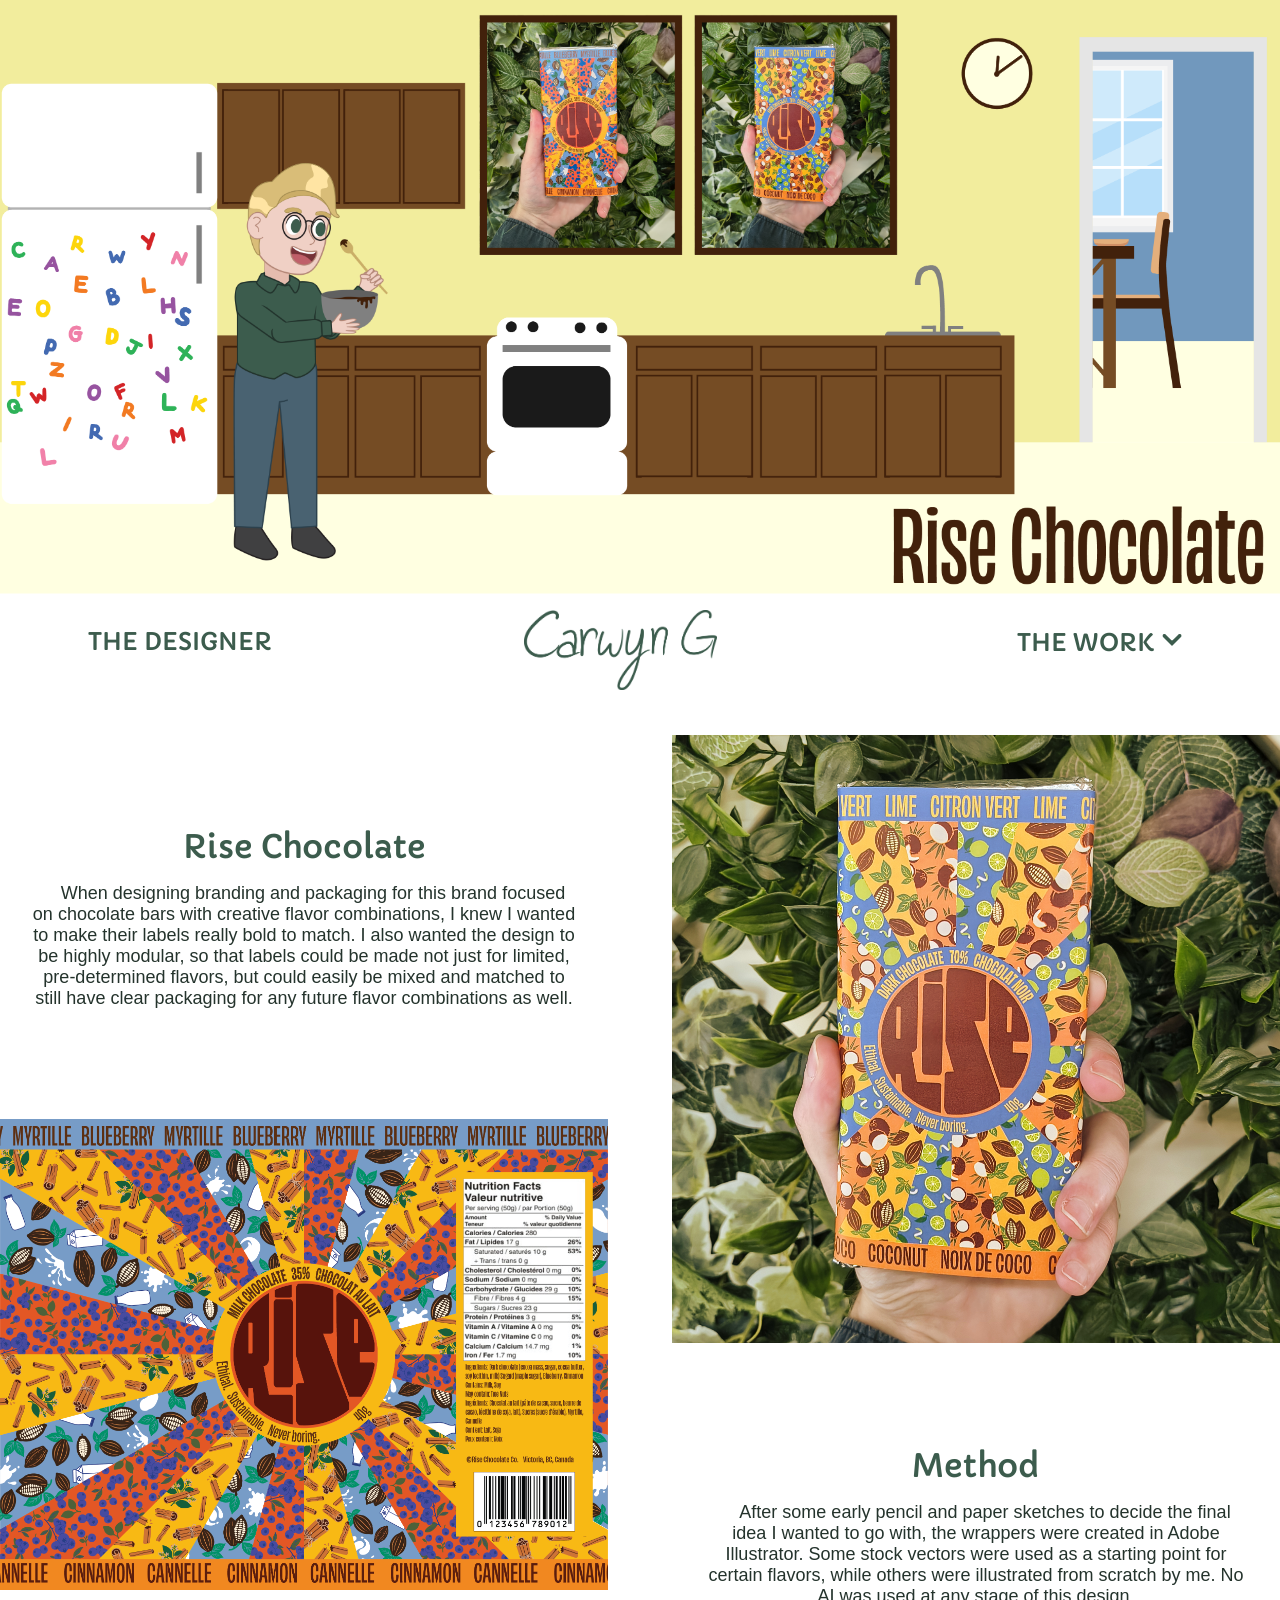
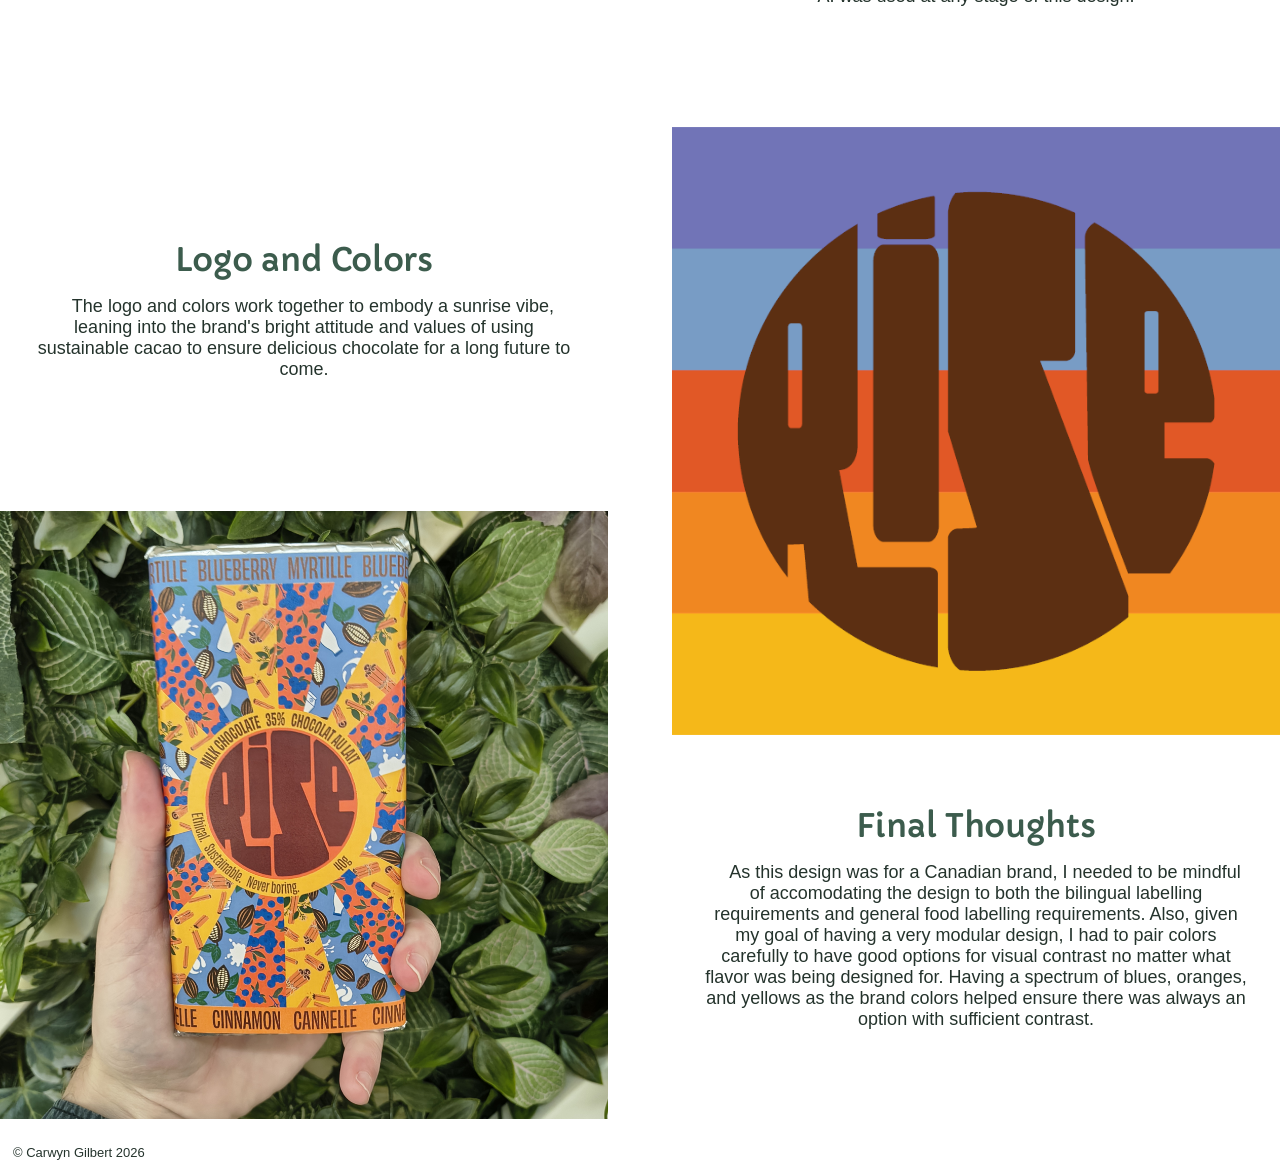
<file: kitchen.html>
<!DOCTYPE html>
<html lang="en">
<head>
    <meta charset="UTF-8">
    <meta name="viewport" content="width=device-width, initial-scale=1.0">
    <title>Carwyn G - Rise Chocolate</title>
    <link rel="preconnect" href="https://fonts.googleapis.com">
    <link rel="preconnect" href="https://fonts.gstatic.com" crossorigin>
    <link href="https://fonts.googleapis.com/css2?family=Capriola&display=swap" rel="stylesheet">
    <link rel="stylesheet" href="main.css">
    <link rel="stylesheet" href="kitchen.css">
    <script src="script.js" defer></script>
    <script src="kitchen.js" defer></script>
</head>
<body>
    <div class="loadingScreen">
        <!-- <div class="loader"></div> -->
        <div class="pencil">
            <div class="ball-point"></div>
            <div class="cap"></div>
            <div class="cap-base"></div>
            <div class="middle"></div>
            <div class="eraser"></div>
        </div>
        <div class="line"></div>
        <h1 id="loading-text">Excitement Building... Please Wait</h1>
    </div>
    <header>
        <div class="hero" id="kitchen-hero">
            <div id="fridge"><button onclick="magnetMove()"><img class="transparent" src="images/transparent.png" alt="the refrigerator covered in alphabet magnets"></button></div>
            <div id="cabinet-3"></div>
            <div id="cabinet-5"></div>
            <div id="TL-cabinet"></div>
            <div id="TR-cabinet"></div>
            <div id="sink"></div>
            <img class="kitchen" id="backgrgound" src="images/kitchen layers/0 background.png" alt="a yellow kitchen with two large framed photos of chocolate bars with bold all over prints on the wrappers">
            <img class="kitchen" id="topleft-cab" src="images/kitchen layers/1 topleft cabinets.png" alt="a set of kitchen cabinet doors">
            <img class="kitchen" id="topright-cab" src="images/kitchen layers/1 topright cabinets.png" alt="a set of kitchen cabinet doors">
            <img class="kitchen" id="cab-3" src="images/kitchen layers/2 cabinet 3.png" alt="a set of kitchen cabinet doors">
            <img class="kitchen" id="cab-5" src="images/kitchen layers/2 cabinet 5.png" alt="a set of kitchen cabinet doors">
            <img class="kitchen" id="hour" src="images/kitchen layers/3 hourhand.png" alt="the hour hand of a clock">
            <img class="kitchen" id="minute" src="images/kitchen layers/3 minutehand.png" alt="the minute hand of a clock">
            <img class="kitchen" id="sink-water" src="images/kitchen layers/4 water.png" alt="flowing water from the sink">
            <img class="kitchen magnet" id="mag-0" src="images/kitchen layers/5 magnet 1.png" alt="a fridge magnet letter H">
            <img class="kitchen magnet" id="mag-1" src="images/kitchen layers/5 magnet 2.png" alt="a fridge magnet letter E">
            <img class="kitchen magnet" id="mag-2" src="images/kitchen layers/5 magnet 3.png" alt="a fridge magnet letter L">
            <img class="kitchen magnet" id="mag-3" src="images/kitchen layers/5 magnet 4.png" alt="a fridge magnet letter L">
            <img class="kitchen magnet" id="mag-4" src="images/kitchen layers/5 magnet 5.png" alt="a fridge magnet letter O">
            <img class="kitchen magnet" id="mag-5" src="images/kitchen layers/5 magnet 6.png" alt="a fridge magnet letter W">
            <img class="kitchen magnet" id="mag-6" src="images/kitchen layers/5 magnet 7.png" alt="a fridge magnet letter O">
            <img class="kitchen magnet" id="mag-7" src="images/kitchen layers/5 magnet 8.png" alt="a fridge magnet letter R">
            <img class="kitchen magnet" id="mag-8" src="images/kitchen layers/5 magnet 9.png" alt="a fridge magnet letter L">
            <img class="kitchen magnet" id="mag-9" src="images/kitchen layers/5 magnet 10.png" alt="a fridge magnet letter D">
            <img class="kitchen" id="arm" src="images/kitchen layers/6 arm.png" alt="an arm holding a spoon covered in melted chocolate">
            <img class="kitchen" id="me" src="images/kitchen layers/6 body.png" alt="Carwyn dressed in a green shirt and denim pants">
            <img class="kitchen" id="head" src="images/kitchen layers/6 head.png" alt="Carwyn's smiling face">
        </div>
        <nav>
            <div class="topnav default" id="navbar">
                <button class="hamburger" id="burger" onclick="hamburger()"><img id="menu-icon" src="images/hamburger.png" alt="click to open the menu"></button>
                <ul>
                    <li id="home-logo"> <a href="index.html" class="logo"><img src="images/cslg-logo.png" alt="Carwyn G" id="svg-logo"/></a></li>
                    <li id="designer"><a href="craftroom.html">The Designer</a></li>
                    <li id="expand-submenu"><button onclick="expandCases()">The Work <img src="images/arrow down.png" id="arrow"></button>
                        <div id="submenu" class="submenu expandable">
                            <ul id="submenu-list">
                                <li class="explore"><a href="kitchen.html">Rise Chocolate</a></li>
                                <li class="explore"><a href="foyer.html">Athena Umbrella Co</a></li>
                                <li class="explore"><a href="garage.html">Mana E-Bike</a></li>
                                <li class="explore"><a href="hall.html">Greater Victoria Zoo</a></li>
                                <li class="explore"><a href="office.html">Author Site</a></li>
                            </ul>
                        </div>
                    </li>
                </ul>
            </div>
        </nav>
    </header>
    <main>
        <div class="portfolio-page">
            <div class="info">
                <h1>Rise Chocolate</h1>
                <p>When designing branding and packaging for this brand focused on chocolate bars with creative flavor combinations, I knew I wanted to make their labels really bold to match. I also wanted the design to be highly modular, so that labels could be made not just for limited, pre-determined flavors, but could easily be mixed and matched to still have clear packaging for any future flavor combinations as well.</p>
            </div>
            <img class="media" src="images/rise/coco-lime.jpg" alt="A coconut lime dark chocolate bar held up to show off the colorful wrapper with an all over print of cacao beans, limes, and coconuts">
            <img class="media" src="images/rise/cinna-blue wrapper.png" alt="the full wrapper design for the coconut lime dark chocolate bars, featuring an all over pattern of cacao beans, limes, and coconuts arranged in rays with sunrise colored backgrounds"/>
            <div class="info">
                <h1>Method</h1>
                <p>After some early pencil and paper sketches to decide the final idea I wanted to go with, the wrappers were created in Adobe Illustrator. Some stock vectors were used as a starting point for certain flavors, while others were illustrated from scratch by me. No AI was used at any stage of this design.</p>
            </div>
            <div class="info">
                <h1>Logo and Colors</h1>
                <p>The logo and colors work together to embody a sunrise vibe, leaning into the brand's bright attitude and values of using sustainable cacao to ensure delicious chocolate for a long future to come.</p>
            </div>
            <img class="media" src="images/rise/rise logo.png" alt="the Rise logo: the word in a thick, funky font isolated into a circle. The logo is layed over a background of sky blue, orange, and yellow hues"/>
            <img class="media" src="images/rise/cinna-blue.jpg" alt="A cinnamon blueberry milk chocolate bar held up to show off the colorful wrapper with an all over print of cacao beans, milk, blueberries, and cinnamon sticks"/>
            <div class="info">
                <h1>Final Thoughts</h1>
                <p>As this design was for a Canadian brand, I needed to be mindful of accomodating the design to both the bilingual labelling requirements and general food labelling requirements. Also, given my goal of having a very modular design, I had to pair colors carefully to have good options for visual contrast no matter what flavor was being designed for. Having a spectrum of blues, oranges, and yellows as the brand colors helped ensure there was always an option with sufficient contrast.</p>
            </div>
        </div>
    </main>
    <footer>
        <p><span> &#169; </span>Carwyn Gilbert 2026</p>
    </footer>
</body>
</html>
</file>
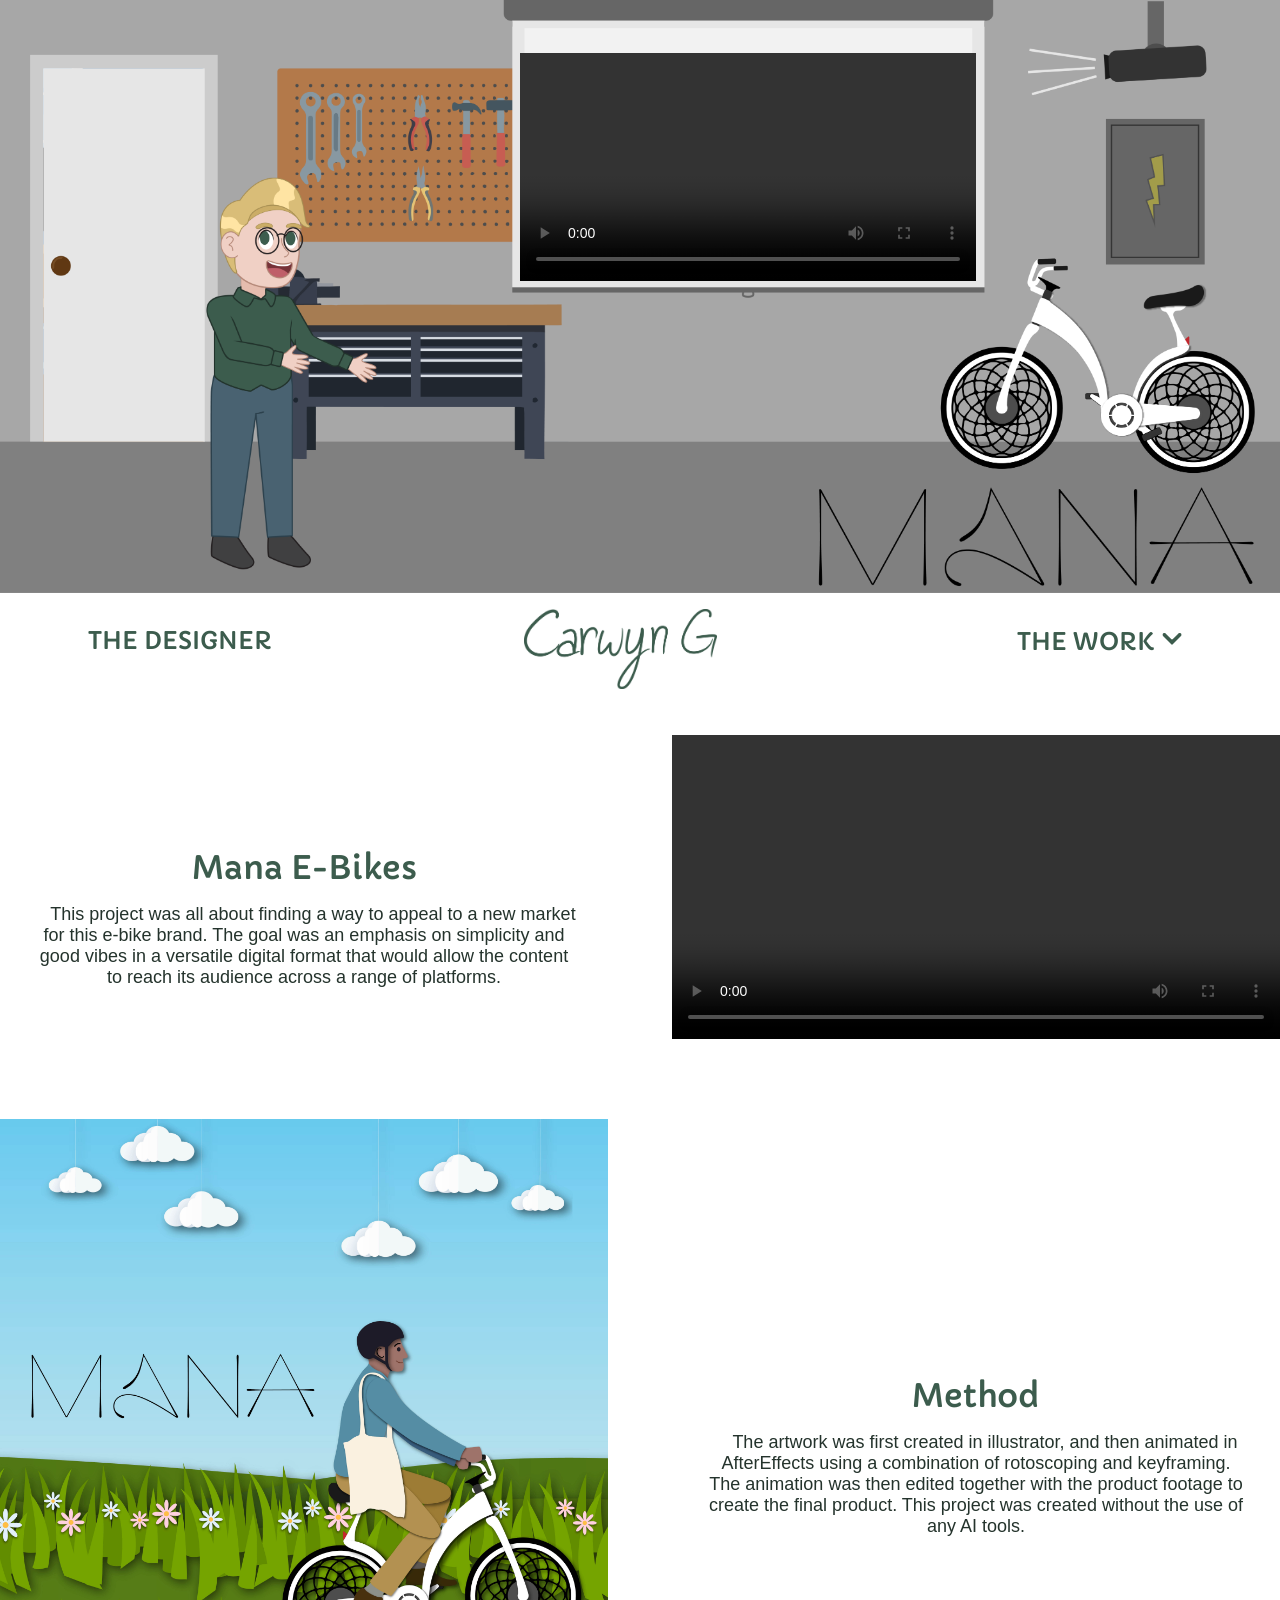
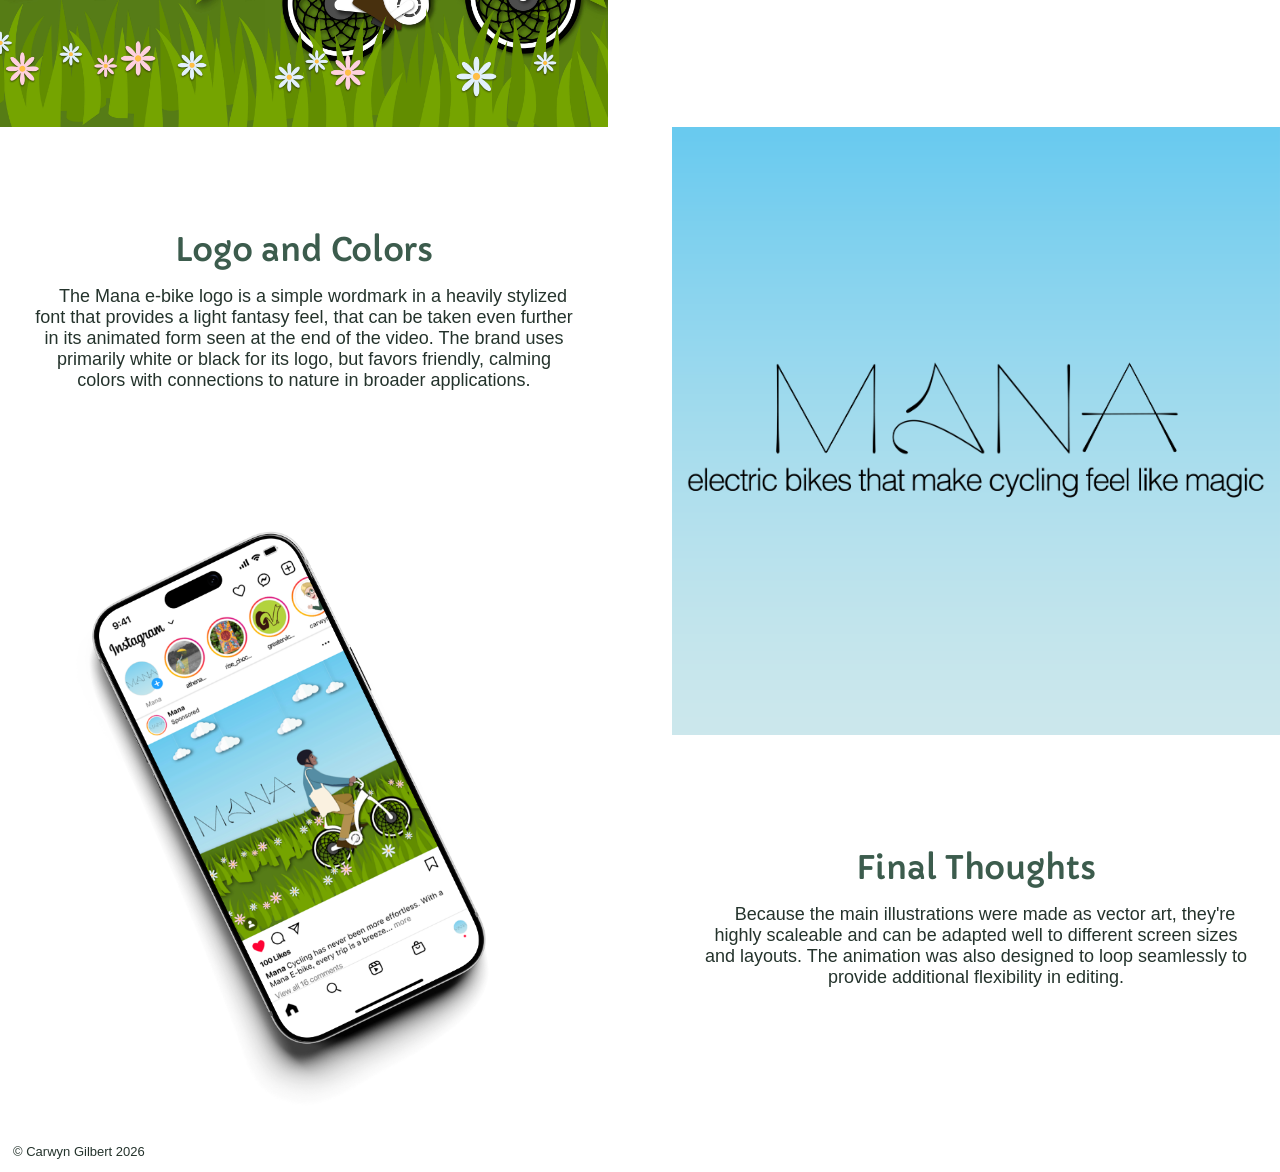
<file: mana.html>
<!DOCTYPE html>
<html lang="en">
<head>
    <meta charset="UTF-8">
    <meta name="viewport" content="width=device-width, initial-scale=1.0">
    <title>Carwyn G - Mana E-bikes</title>
    <link rel="preconnect" href="https://fonts.googleapis.com">
    <link rel="preconnect" href="https://fonts.gstatic.com" crossorigin>
    <link href="https://fonts.googleapis.com/css2?family=Capriola&display=swap" rel="stylesheet">
    <link rel="stylesheet" href="main.css">
    <link rel="stylesheet" href="garage.css">
    <script src="script.js" defer></script>
</head>
<body>
    <div class="loadingScreen">
        <!-- <div class="loader"></div> -->
        <div class="pencil">
            <div class="ball-point"></div>
            <div class="cap"></div>
            <div class="cap-base"></div>
            <div class="middle"></div>
            <div class="eraser"></div>
        </div>
        <div class="line"></div>
        <h1 id="loading-text">Excitement Building... Please Wait</h1>
    </div>
    <header>
        <div class="hero" id="garage-hero">
            <div id="door"></div>
            <div id="bike"></div>
            <img class="garage" id="backgrgound" src="images/garage layers/0 background.png" alt="a garage with a pulldown projector screen playing a short video ad for an e-bike">
            <img class="garage" id="closed-door" src="images/garage layers/1 door.png" alt="a simple door">
            <img class="garage" id="projector-screen" src="images/garage layers/2 screen.png" alt="a projector screen">
            <img class="garage" id="back-pedal" src="images/garage layers/3 back pedal.png" alt="a pedal on a bicycle">
            <img class="garage" id="wheel" src="images/garage layers/4 back wheel.png" alt="the wheel of a bicycle">
            <img class="garage" id="bikeframe" src="images/garage layers/5 bikeframe.png" alt="a modern e-bike">
            <img class="garage" id="front-pedal" src="images/garage layers/6 front pedal.png" alt="a pedal on a bicycle">
            <video width= 100% id="mana" controls>
                <source src="images/mana/ad clip.mp4" type="video/mp4">
                "Your browser doesn't support the video tag :("
            </video>
        </div>
        <nav>
            <div class="topnav default" id="navbar">
                <button class="hamburger" id="burger" onclick="hamburger()"><img id="menu-icon" src="images/hamburger.png" alt="click to open the menu"></button>
                <ul>
                    <li id="home-logo"> <a href="index.html" class="logo"><img src="images/cslg-logo.png" alt="Carwyn G" id="svg-logo"/></a></li>
                    <li id="designer"><a href="about.html">The Designer</a></li>
                    <li id="expand-submenu"><button onclick="expandCases()">The Work <img src="images/arrow down.png" id="arrow"></button>
                        <div id="submenu" class="submenu expandable">
                            <ul id="submenu-list">
                                <li class="explore"><a href="rise.html">Rise Chocolate</a></li>
                                <li class="explore"><a href="athena.html">Athena Umbrella Co</a></li>
                                <li class="explore"><a href="mana.html">Mana E-Bike</a></li>
                                <li class="explore"><a href="greaterviczoo.html">Greater Victoria Zoo</a></li>
                                <li class="explore"><a href="KES.html">Author Site</a></li>
                            </ul>
                        </div>
                    </li>
                </ul>
            </div>
        </nav>
    </header>
    <main>
        <div class="portfolio-page">
            <div class="info">
                <h1>Mana E-Bikes</h1>
                <p>This project was all about finding a way to appeal to a new market for this e-bike brand. The goal was an emphasis on simplicity and good vibes in a versatile digital format that would allow the content to reach its audience across a range of platforms.</p>
            </div>
            <video  class="media" width= 100% controls>
                <source src="images/mana/ad clip.mp4" type="video/mp4">
                "Your browser doesn't support the video tag :("
            </video>
            <img class="media" src="images/mana/still.jpg" alt="An illustration of a man riding a bike through a pleasant path lined with flowers and grass"/>
            <div class="info" id="method">
                <h1>Method</h1>
                <p>The artwork was first created in illustrator, and then animated in AfterEffects using a combination of rotoscoping and keyframing. The animation was then edited together with the product footage to create the final product. This project was created without the use of any AI tools.</p>
            </div>            
            <div class="info">
                <h1>Logo and Colors</h1>
                <p>The Mana e-bike logo is a simple wordmark in a heavily stylized font that provides a light fantasy feel, that can be taken even further in its animated form seen at the end of the video. The brand uses primarily white or black for its logo, but favors friendly, calming colors with connections to nature in broader applications.</p>
            </div>
            <img class="media" src="images/mana/still logo.png" alt="the word 'MANA' in a very lightweight font. The first 'A' has a circular swoop from its crossbar that subtly resembles a wheel"/>
            <img class="media" src="images/mana/instamockup.png" alt="an illustration of a man on a bike shown as an instagram post on a smartphone"/>
            <div class="info">
                <h1>Final Thoughts</h1>
                <p>Because the main illustrations were made as vector art, they're highly scaleable and can be adapted well to different screen sizes and layouts. The animation was also designed to loop seamlessly to provide additional flexibility in editing.</p>
            </div>
        </div>
    </main>
    <footer>
        <p><span> &#169; </span>Carwyn Gilbert 2026</p>
    </footer>
</body>
</html>
</file>
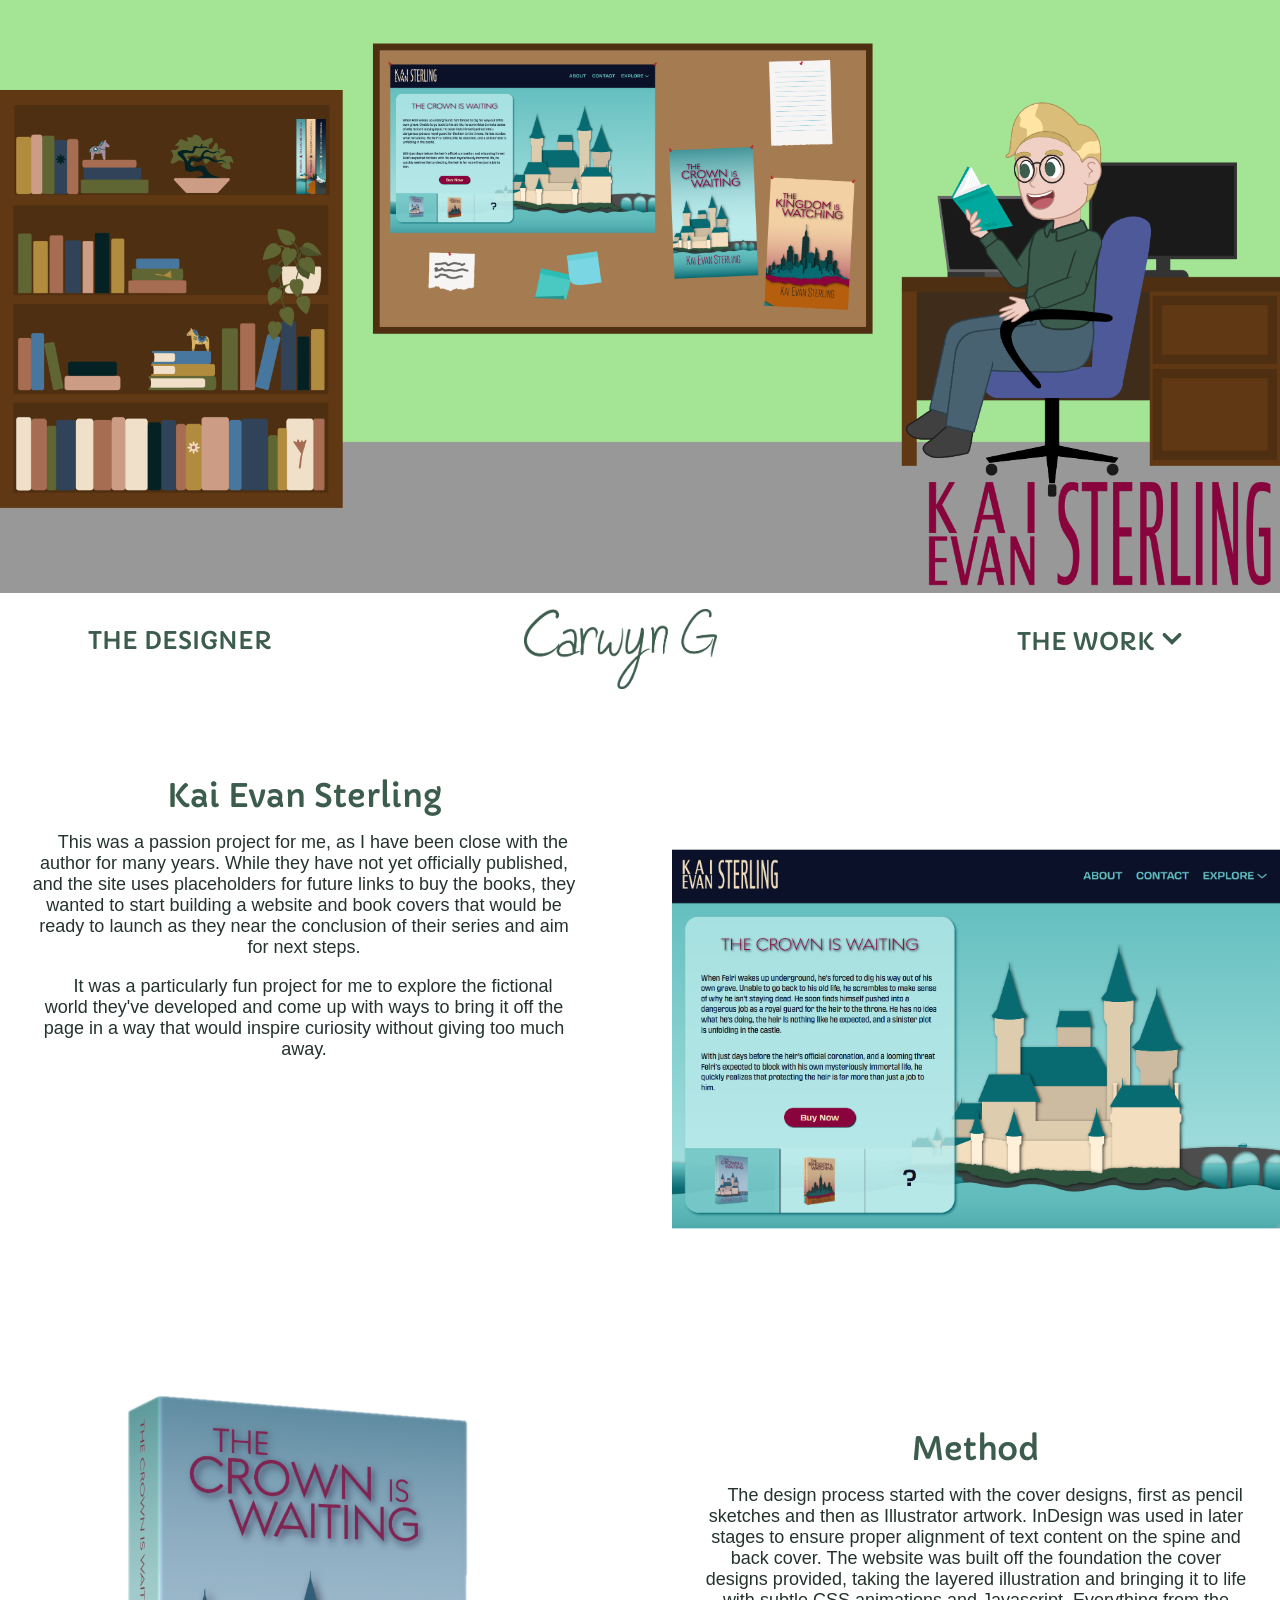
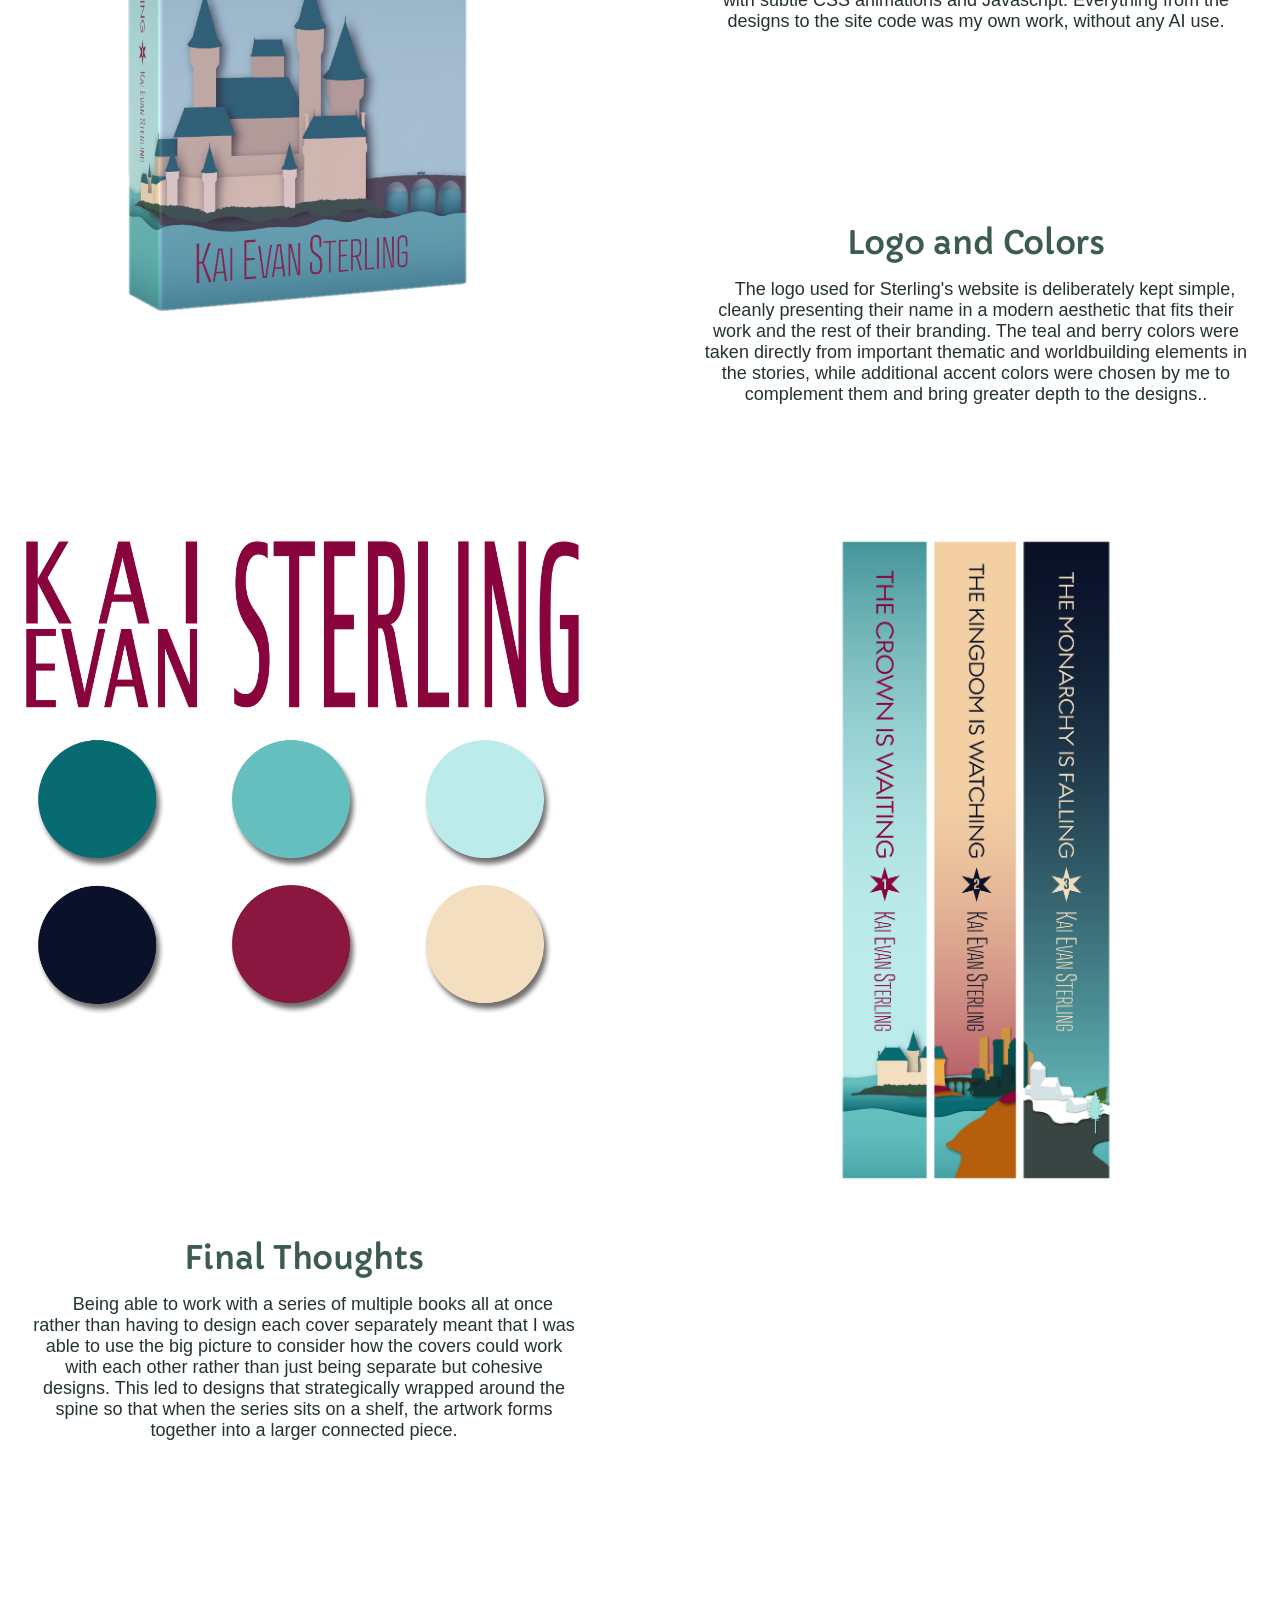
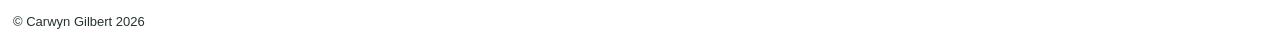
<file: office.html>
<!DOCTYPE html>
<html lang="en">
<head>
    <meta charset="UTF-8">
    <meta name="viewport" content="width=device-width, initial-scale=1.0">
    <title>Carwyn G - Sterling</title>
    <link rel="preconnect" href="https://fonts.googleapis.com">
    <link rel="preconnect" href="https://fonts.gstatic.com" crossorigin>
    <link href="https://fonts.googleapis.com/css2?family=Capriola&display=swap" rel="stylesheet">
    <link rel="stylesheet" href="main.css">
    <link rel="stylesheet" href="office.css">
    <script src="script.js" defer></script>
</head>
<body>
    <div class="loadingScreen">
        <!-- <div class="loader"></div> -->
        <div class="pencil">
            <div class="ball-point"></div>
            <div class="cap"></div>
            <div class="cap-base"></div>
            <div class="middle"></div>
            <div class="eraser"></div>
        </div>
        <div class="line"></div>
        <h1 id="loading-text">Excitement Building... Please Wait</h1>
    </div>
    <header>
        <div class="hero" id="study-hero">
            <div id="laptop"></div>
            <div id="monitor"></div>
            <div id="bonsai"></div>
            <div id="link"><a href="https://carwyn-g.github.io/KaiEvanSterling/" target="_blank"><img class="transparent" src="images/transparent.png" alt="A screenshot of the homepage for an author's website"></a></div>
            <img class="study" id="backgrgound" src="images/study layers/0 background.png" alt="an office with a large bulletin board with images of a website home page and book covers pinned up">
            <img class="study" id="monitor-on" src="images/study layers/1 monitor.png" alt="a computer monitor">
            <img class="study" id="laptop-on" src="images/study layers/2 laptop.png" alt="an open laptop">
            <img class="study" id="flowers" src="images/study layers/3 bonsai flowers.png" alt="tiny pink flowers blooming on a bonsai tree">
            <img class="study" id="me" src="images/study layers/4 me.png" alt="Carwyn sitting in an office chair with a book in hand">
            <img class="study" id="head" src="images/study layers/5 head.png" alt="Carwyn's smiling face">
        </div>
        <nav>
            <div class="topnav default" id="navbar">
                <button class="hamburger" id="burger" onclick="hamburger()"><img id="menu-icon" src="images/hamburger.png" alt="click to open the menu"></button>
                <ul>
                    <li id="home-logo"> <a href="index.html" class="logo"><img src="images/cslg-logo.png" alt="Carwyn G" id="svg-logo"/></a></li>
                    <li id="designer"><a href="craftroom.html">The Designer</a></li>
                    <li id="expand-submenu"><button onclick="expandCases()">The Work <img src="images/arrow down.png" id="arrow"></button>
                        <div id="submenu" class="submenu expandable">
                            <ul id="submenu-list">
                                <li class="explore"><a href="kitchen.html">Rise Chocolate</a></li>
                                <li class="explore"><a href="foyer.html">Athena Umbrella Co</a></li>
                                <li class="explore"><a href="garage.html">Mana E-Bike</a></li>
                                <li class="explore"><a href="hall.html">Greater Victoria Zoo</a></li>
                                <li class="explore"><a href="office.html">Author Site</a></li>
                            </ul>
                        </div>
                    </li>
                </ul>
            </div>
        </nav>
    </header>
    <main>
        <div class="portfolio-page">
            <div class="info">
                <h1>Kai Evan Sterling</h1>
                <p>This was a passion project for me, as I have been close with the author for many years. While they have not yet officially published, and the site uses placeholders for future links to buy the books, they wanted to start building a website and book covers that would be ready to launch as they near the conclusion of their series and aim for next steps.</p>
                <p>It was a particularly fun project for me to explore the fictional world they've developed and come up with ways to bring it off the page in a way that would inspire curiosity without giving too much away.</p>
            </div>
            <a href="https://carwyn-g.github.io/KaiEvanSterling/" target="_blank"><img class="media" src="images/KES/site-screenshot.png" alt="A screenshot of Kai Evan Sterling's website, featuring cover art from the first book"></a>
            <img class="media" src="images/KES/CIW.png" alt="A mockup of a book titled 'The Kingdom is Watching', the book cover features a layered papercut cityscape in teal hues"/>
            <div class="info">
                <h1>Method</h1>
                <p>The design process started with the cover designs, first as pencil sketches and then as Illustrator artwork. InDesign was used in later stages to ensure proper alignment of text content on the spine and back cover. The website was built off the foundation the cover designs provided, taking the layered illustration and bringing it to life with subtle CSS animations and Javascript. Everything from the designs to the site code was my own work, without any AI use.</p>
            </div>
            <div class="info">
                <h1>Logo and Colors</h1>
                <p>The logo used for Sterling's website is deliberately kept simple, cleanly presenting their name in a modern aesthetic that fits their work and the rest of their branding. The teal and berry colors were taken directly from important thematic and worldbuilding elements in the stories, while additional accent colors were chosen by me to complement them and bring greater depth to the designs..</p>
            </div>
            <img class="media" src="images/KES/KES logotype.png" alt="Kai Evan Sterling in a narrow sans serif font, beneath it, circles highlight the colors used in the brand: shades of teal, midnight blue, berry, and cream"/>
            <img class="media" src="images/KES/spines.png" alt="The spines of three books by Kai Evan Sterling, at the base the artwork from each joins to form a landscape showing a castle, and city buildings transitioning to more suburban buildings."/>
            <div class="info" id="final">
                <h1>Final Thoughts</h1>
                <p>Being able to work with a series of multiple books all at once rather than having to design each cover separately meant that I was able to use the big picture to consider how the covers could work with each other rather than just being separate but cohesive designs. This led to designs that strategically wrapped around the spine so that when the series sits on a shelf, the artwork forms together into a larger connected piece.</p>
            </div>
        </div>
    </main>
    <footer>
        <p><span> &#169; </span>Carwyn Gilbert 2026</p>
    </footer>
</body>
</html>
</file>
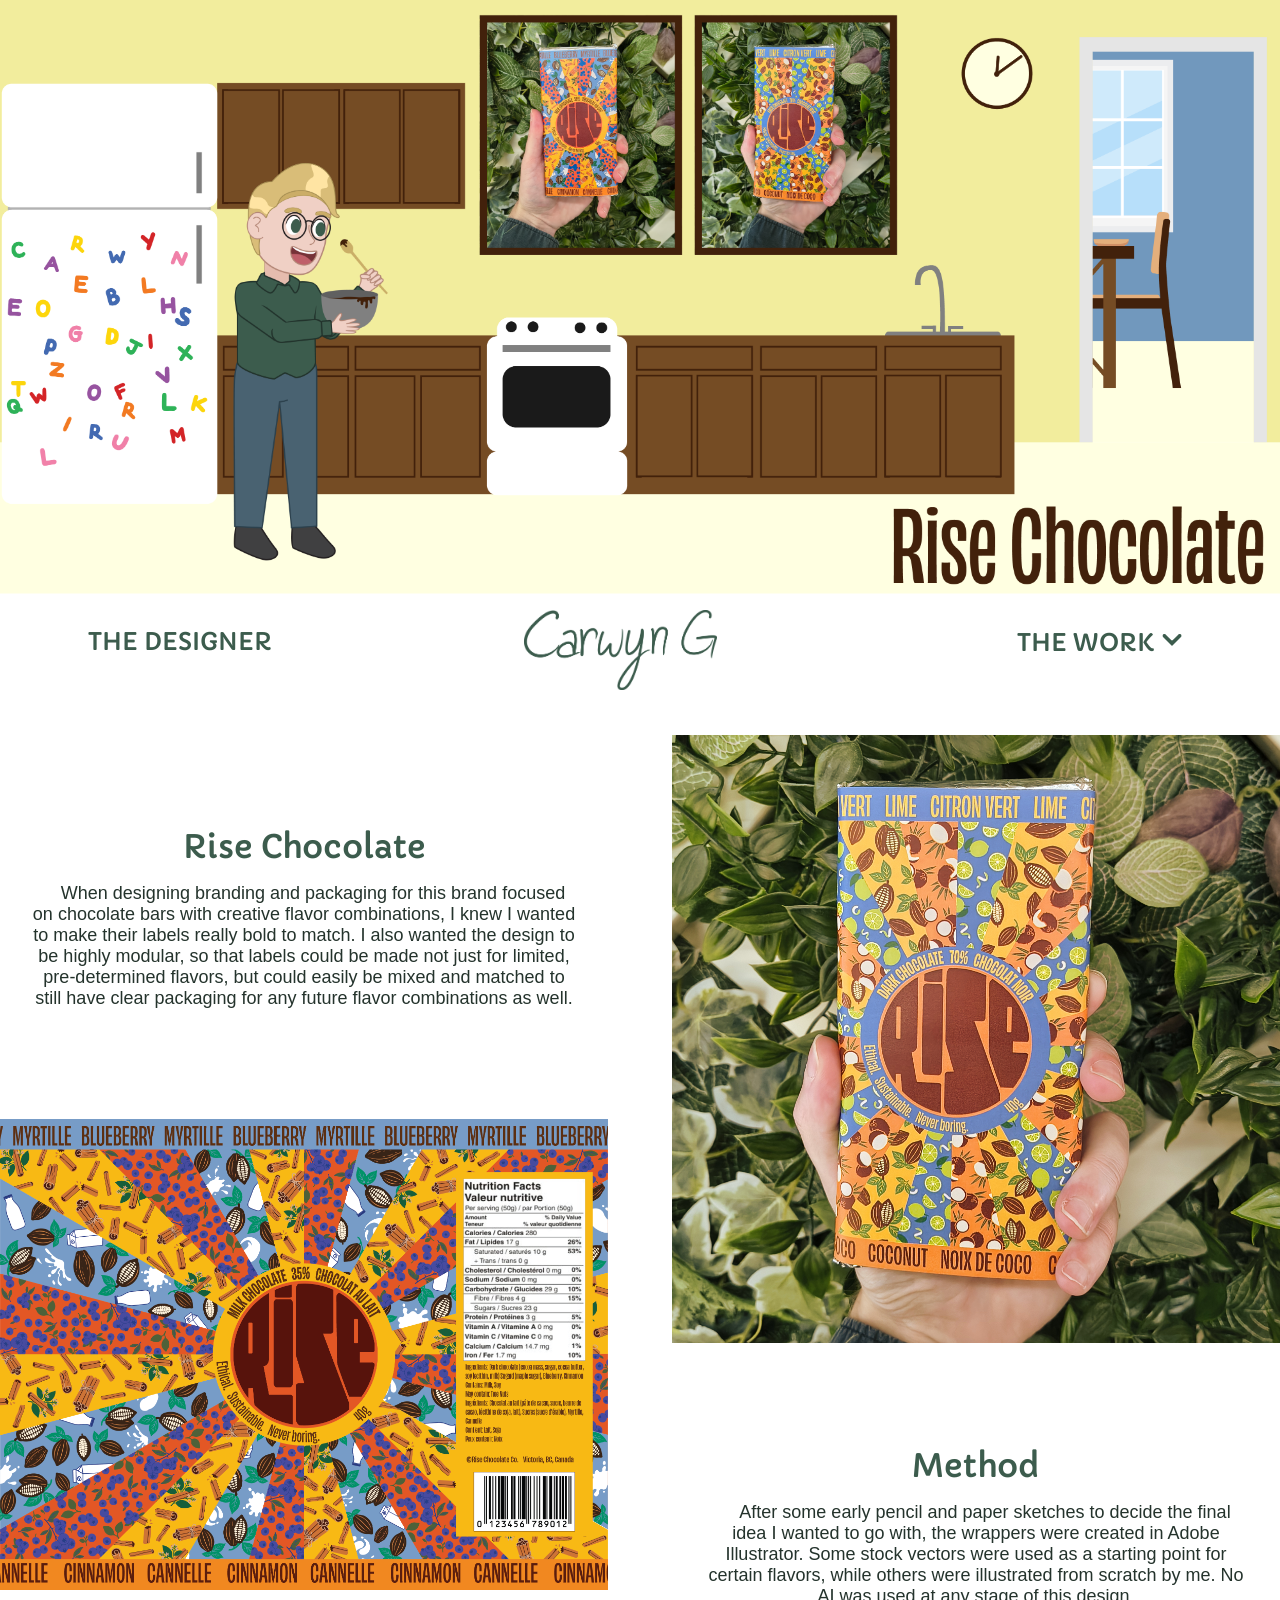
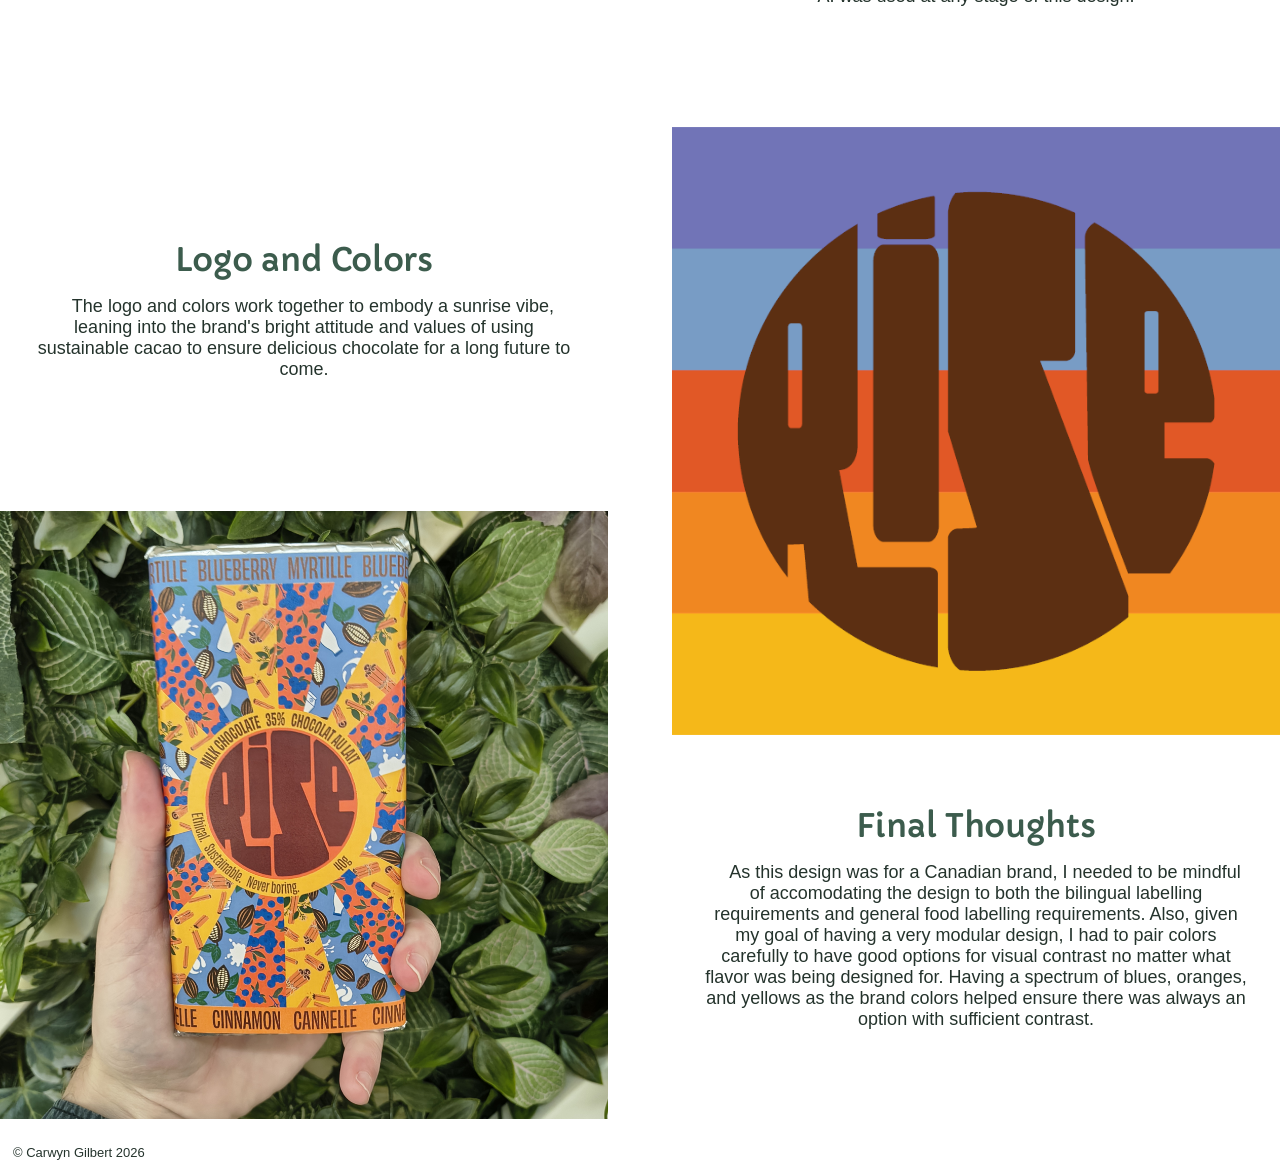
<file: rise.html>
<!DOCTYPE html>
<html lang="en">
<head>
    <meta charset="UTF-8">
    <meta name="viewport" content="width=device-width, initial-scale=1.0">
    <title>Carwyn G - Rise Chocolate</title>
    <link rel="preconnect" href="https://fonts.googleapis.com">
    <link rel="preconnect" href="https://fonts.gstatic.com" crossorigin>
    <link href="https://fonts.googleapis.com/css2?family=Capriola&display=swap" rel="stylesheet">
    <link rel="stylesheet" href="main.css">
    <link rel="stylesheet" href="kitchen.css">
    <script src="script.js" defer></script>
    <script src="kitchen.js" defer></script>
</head>
<body>
    <div class="loadingScreen">
        <!-- <div class="loader"></div> -->
        <div class="pencil">
            <div class="ball-point"></div>
            <div class="cap"></div>
            <div class="cap-base"></div>
            <div class="middle"></div>
            <div class="eraser"></div>
        </div>
        <div class="line"></div>
        <h1 id="loading-text">Excitement Building... Please Wait</h1>
    </div>
    <header>
        <div class="hero" id="kitchen-hero">
            <div id="fridge"><button onclick="magnetMove()"><img class="transparent" src="images/transparent.png" alt="the refrigerator covered in alphabet magnets"></button></div>
            <div id="cabinet-3"></div>
            <div id="cabinet-5"></div>
            <div id="TL-cabinet"></div>
            <div id="TR-cabinet"></div>
            <div id="sink"></div>
            <img class="kitchen" id="backgrgound" src="images/kitchen layers/0 background.png" alt="a yellow kitchen with two large framed photos of chocolate bars with bold all over prints on the wrappers">
            <img class="kitchen" id="topleft-cab" src="images/kitchen layers/1 topleft cabinets.png" alt="a set of kitchen cabinet doors">
            <img class="kitchen" id="topright-cab" src="images/kitchen layers/1 topright cabinets.png" alt="a set of kitchen cabinet doors">
            <img class="kitchen" id="cab-3" src="images/kitchen layers/2 cabinet 3.png" alt="a set of kitchen cabinet doors">
            <img class="kitchen" id="cab-5" src="images/kitchen layers/2 cabinet 5.png" alt="a set of kitchen cabinet doors">
            <img class="kitchen" id="hour" src="images/kitchen layers/3 hourhand.png" alt="the hour hand of a clock">
            <img class="kitchen" id="minute" src="images/kitchen layers/3 minutehand.png" alt="the minute hand of a clock">
            <img class="kitchen" id="sink-water" src="images/kitchen layers/4 water.png" alt="flowing water from the sink">
            <img class="kitchen magnet" id="mag-0" src="images/kitchen layers/5 magnet 1.png" alt="a fridge magnet letter H">
            <img class="kitchen magnet" id="mag-1" src="images/kitchen layers/5 magnet 2.png" alt="a fridge magnet letter E">
            <img class="kitchen magnet" id="mag-2" src="images/kitchen layers/5 magnet 3.png" alt="a fridge magnet letter L">
            <img class="kitchen magnet" id="mag-3" src="images/kitchen layers/5 magnet 4.png" alt="a fridge magnet letter L">
            <img class="kitchen magnet" id="mag-4" src="images/kitchen layers/5 magnet 5.png" alt="a fridge magnet letter O">
            <img class="kitchen magnet" id="mag-5" src="images/kitchen layers/5 magnet 6.png" alt="a fridge magnet letter W">
            <img class="kitchen magnet" id="mag-6" src="images/kitchen layers/5 magnet 7.png" alt="a fridge magnet letter O">
            <img class="kitchen magnet" id="mag-7" src="images/kitchen layers/5 magnet 8.png" alt="a fridge magnet letter R">
            <img class="kitchen magnet" id="mag-8" src="images/kitchen layers/5 magnet 9.png" alt="a fridge magnet letter L">
            <img class="kitchen magnet" id="mag-9" src="images/kitchen layers/5 magnet 10.png" alt="a fridge magnet letter D">
            <img class="kitchen" id="arm" src="images/kitchen layers/6 arm.png" alt="an arm holding a spoon covered in melted chocolate">
            <img class="kitchen" id="me" src="images/kitchen layers/6 body.png" alt="Carwyn dressed in a green shirt and denim pants">
            <img class="kitchen" id="head" src="images/kitchen layers/6 head.png" alt="Carwyn's smiling face">
        </div>
        <nav>
            <div class="topnav default" id="navbar">
                <button class="hamburger" id="burger" onclick="hamburger()"><img id="menu-icon" src="images/hamburger.png" alt="click to open the menu"></button>
                <ul>
                    <li id="home-logo"> <a href="index.html" class="logo"><img src="images/cslg-logo.png" alt="Carwyn G" id="svg-logo"/></a></li>
                    <li id="designer"><a href="about.html">The Designer</a></li>
                    <li id="expand-submenu"><button onclick="expandCases()">The Work <img src="images/arrow down.png" id="arrow"></button>
                        <div id="submenu" class="submenu expandable">
                            <ul id="submenu-list">
                                <li class="explore"><a href="rise.html">Rise Chocolate</a></li>
                                <li class="explore"><a href="athena.html">Athena Umbrella Co</a></li>
                                <li class="explore"><a href="mana.html">Mana E-Bike</a></li>
                                <li class="explore"><a href="greaterviczoo.html">Greater Victoria Zoo</a></li>
                                <li class="explore"><a href="KES.html">Author Site</a></li>
                            </ul>
                        </div>
                    </li>
                </ul>
            </div>
        </nav>
    </header>
    <main>
        <div class="portfolio-page">
            <div class="info">
                <h1>Rise Chocolate</h1>
                <p>When designing branding and packaging for this brand focused on chocolate bars with creative flavor combinations, I knew I wanted to make their labels really bold to match. I also wanted the design to be highly modular, so that labels could be made not just for limited, pre-determined flavors, but could easily be mixed and matched to still have clear packaging for any future flavor combinations as well.</p>
            </div>
            <img class="media" src="images/rise/coco-lime.jpg" alt="A coconut lime dark chocolate bar held up to show off the colorful wrapper with an all over print of cacao beans, limes, and coconuts">
            <img class="media" src="images/rise/cinna-blue wrapper.png" alt="the full wrapper design for the coconut lime dark chocolate bars, featuring an all over pattern of cacao beans, limes, and coconuts arranged in rays with sunrise colored backgrounds"/>
            <div class="info">
                <h1>Method</h1>
                <p>After some early pencil and paper sketches to decide the final idea I wanted to go with, the wrappers were created in Adobe Illustrator. Some stock vectors were used as a starting point for certain flavors, while others were illustrated from scratch by me. No AI was used at any stage of this design.</p>
            </div>
            <div class="info">
                <h1>Logo and Colors</h1>
                <p>The logo and colors work together to embody a sunrise vibe, leaning into the brand's bright attitude and values of using sustainable cacao to ensure delicious chocolate for a long future to come.</p>
            </div>
            <img class="media" src="images/rise/rise logo.png" alt="the Rise logo: the word in a thick, funky font isolated into a circle. The logo is layed over a background of sky blue, orange, and yellow hues"/>
            <img class="media" src="images/rise/cinna-blue.jpg" alt="A cinnamon blueberry milk chocolate bar held up to show off the colorful wrapper with an all over print of cacao beans, milk, blueberries, and cinnamon sticks"/>
            <div class="info">
                <h1>Final Thoughts</h1>
                <p>As this design was for a Canadian brand, I needed to be mindful of accomodating the design to both the bilingual labelling requirements and general food labelling requirements. Also, given my goal of having a very modular design, I had to pair colors carefully to have good options for visual contrast no matter what flavor was being designed for. Having a spectrum of blues, oranges, and yellows as the brand colors helped ensure there was always an option with sufficient contrast.</p>
            </div>
        </div>
    </main>
    <footer>
        <p><span> &#169; </span>Carwyn Gilbert 2026</p>
    </footer>
</body>
</html>
</file>
<file: main.css>
html, body {
    margin: 0;
    padding: 0;
}

.loadingScreen {
  position: fixed;
  z-index: 20;
  width: 100%;
  height: 100vh;
  background-color: #d3e3d7;
  display: flex;
  align-items: center;
  justify-content: center;
  flex-direction: column;
}
#loading-text {
    margin-top: 10%;
}

/* .loader {
    z-index: 40;
    width: 60px;
    height: 60px;
    border: 8px solid #F3F7F4;
    border-top-color: #3c5c4d;
    border-radius: 50%;
    margin: 2%;
    animation: spin 1.5s linear infinite;
}
@keyframes spin {
  to { transform: rotate(360deg); }
} */

  @keyframes pencil-animation {
    0% {
      transform: rotate(135deg);
    }

    20% {
      transform: rotate(315deg);
    }

    45% {
      transform: translateX(300px) rotate(315deg);
    }

    55% {
      transform: translateX(300px) rotate(495deg);
    }

    100% {
      transform: rotate(495deg);
    }
  }

.pencil {
  z-index: 40;
  position: relative;
  width: 300px;
  height: 40px;
  transform-origin: center;
  transform: rotate(135deg);
  animation: pencil-animation 10s infinite;
}
.ball-point {
    z-index: 40;
    position: absolute;
    left: 0;
    top: 50%;
    transform: translateY(-50%);
    background-color: #3c5c4d;
    height: 10px;
    width: 10px;
    border-radius: 50px;
  }

.cap {
    z-index: 40;
    position: absolute;
    left: 0px;
    top: 50%;
    transform: translateY(-50%);
    clip-path: polygon(20% 40%, 100% 0%, 100% 100%, 20% 60%);
    background-color: #24332c;
    width: 12%;
    height: 100%;
  }

.cap-base {
    z-index: 40;
    position: absolute;
    left: 12%;
    top: 0;
    height: 100%;
    width: 20px;
    background-color: #24332c;
  }

.middle {
    z-index: 40;
    position: absolute;
    left: calc(12% + 20px);
    top: 0;
    height: 100%;
    width: 70%;
    background-color: #3c5c4d;
  }

.eraser {
    z-index: 40;
    position: absolute;
    left: calc(12% + 70% + 20px);
    top: 0;
    height: 100%;
    width: 11%;
    border-top-right-radius: 5px;
    border-bottom-right-radius: 5px;
    background-color: #24332c;
  }

  @keyframes line-animation {
    20% {
      transform: scaleX(0);
    }

    45% {
      transform: scaleX(0.6);
    }

    55% {
      transform: scaleX(0.6);
    }

    100% {
      transform: scaleX(0);
    }
  }
.line {
    z-index: 40;
  position: relative;
  top: 80px;
  right: 103px;
  height: 10px;
  width: 1000px;
  z-index: -1;
  border-radius: 50px;
  background-color: #3C5C4D;
  transform: scaleX(0);
  transform-origin: center;
  animation: line-animation 10s infinite;
}

body {
    min-height: 100vh;
    display: flex;
    flex-direction: column;
    align-items: center;
}

main {
    width: 100%;
    height: auto;
    overflow: hidden;
    display: flex;
    flex-direction: column;
    align-items: center;
}

footer {
    width: 100%;
    padding: 1%;
    margin-top: 1%;
}
footer p {
    color: #24332c;
    font-size: small;
    margin: 0;
    width: 100%;
}

/* Nav */
header {
    display: flex;
    flex-direction: column;
    align-items: end;
    z-index: 1;
    margin-bottom: .5%;
    }


#svg-logo {
    height: 5rem;
    margin-top: -1rem;
    max-width: 100rem;
}

nav {
    display: flex;
    flex-direction: row;
    width: 100%;
    justify-content: space-between;
    z-index: 3;
}

.topnav {
	display: flex;
    flex-direction: row;
    align-items: center;
    margin: 1em;
    width: 100%;
}

.topnav ul {
    display: flex;
    flex-direction: row;
    list-style: none;
    justify-content: space-between;
    align-items: start;
    width: 100%;
}

.topnav li {
    margin-right: 2em;
    margin-left: 2em;
    flex-shrink: 0;
}

.topnav button {
    font-family: "Capriola", sans-serif;
    font-weight: 500;
    font-style: normal;
    font-size: x-large;
    color: #3c5c4d;
    text-transform: uppercase;
    margin: 0;
    padding-left: 2em;
    padding-right: 2em;
    max-height: 2em;
    border: none;
    background-color: rgba(0,0,0,0);
    cursor: pointer;
}

.topnav img {
    max-width: 3rem;
}

.hamburger {
    display: none;
}
#arrow {
    width: 1em;
}
#arrowup {
    width: 1em;
    rotate: 180deg;
}

.expandable {
    display: none;
}

.expanded-explore {
    display: block;
}

#expand-submenu {
    display: flex;
    flex-direction: column;
    justify-content: center;
    order: 3;
    position: relative;
}

#submenu {
    position: absolute;
    top: 105%;
    z-index: 8;
    padding: 1rem;
    background-color: white;
    text-align: center;
}

#submenu ul {
    display: flex;
    flex-direction: column;
    padding: 0;
    align-items: center;
    background-color: white;
    
}

#submenu li {
    margin: 0;
    margin-top: .5em;
    font-family: "Capriola", sans-serif;
    font-weight: 500;
    font-style: normal;
    font-size: large;
}

#submenu a:link,
#submenu a:visited {
    margin: 0;
    margin-top: .5em;
    font-size: medium;
}

ul a:link,
ul a:visited {
    color: #3C5C4D;
    font-family: "Capriola", sans-serif;
    font-weight: 500;
    font-style: normal;
    font-size: x-large;
    text-decoration: none;
    text-transform: uppercase;
}
#designer {
    order:1;
}
#home-logo {
    order:2;
}


.transparent {
    object-fit: contain;
    max-width: 100%;
    max-height: 100%;
    align-self: center;
}


h1 {
    font-family: "Capriola", sans-serif;
    font-weight: 500;
    font-style: normal;
    margin: 0;
    margin-bottom: .5em;
    text-align: center;
    color: #3c5c4d;
}

h3 {
    font-family: sans-serif;
    font-weight: 400;
    margin: 0;
    margin-bottom: .5em;
}

p {
    font-family: sans-serif;
    font-weight: 100;
    margin: 0;
    margin-bottom: 1em;
    max-width: 70ch;
    margin-inline: auto;
    text-indent: 1em;
    font-size: large;
    color: #24332c;
}

footer {
    font-size: small;
}

.card {
    display: grid;
    grid-template-columns: 1fr 1fr;
    margin: 2.5% 5%;
    align-items: center;
}
.card:nth-of-type(even) .info{
    order: 1;
}

  .card img {
    width: 100%;
}
#intro {
    margin: 0;
    width: 100%;
}
#intro .info {
    margin-top: 10%;
}

.info {
    display: flex;
    flex-direction: column;
    align-items: center;
    margin: 2rem;    
    text-align: center;
    align-self: start;
    min-height: 25vw;
    justify-content: center;
}

#rise {
    margin-top: -10%;
}

.carousel {
    display: grid;
    grid-template-columns: 10% 80% 10%;
    grid-template-rows: 1fr;
    justify-content: center;
    align-items: center;
}
.carousel img {
    width: 100%;
    grid-area: 1 / 2 / span 1 /span 1;
}
.carousel a {
    grid-area: 1 / 2 / span 1 /span 1;
}
.carousel button {
    grid-area: 1 / 3 / span 1 /span 1;
    justify-self: end;
    padding: 0;
    border-radius: 100%;
    height: 3rem;
    width: 3rem;
    padding: .25rem;
    order: 2;
    cursor: pointer;
    background-color: #3c5c4d;
    border: none;
}

.carousel .left {
    grid-area: 1 / 1 / span 1 /span 1;
    justify-self: start;
    order: 2;
}
.left img{
    rotate: 180deg;
}

#rise-top {
    order: 1;
}
#rise-left {
    display: none;
}
#rise-right {
    display: none;
}

#athena-top {
    order: 1;
}
#athena-left {
    display: none;
}
#athena-right {
    display: none;
}

#zoo-top {
    order: 1;
}
#zoo-left {
    display: none;
}
#zoo-right {
    display: none;
}

#KES-top {
    order: 1;
}
#KES-left {
    display: none;
}
#KES-right {
    display: none;
}

#alt-top {
    order: 1;
}
#alt-left {
    display: none;
}
#alt-right {
    display: none;
}

#bubble {
    display: none;
}
#mobile {
    display: none;
}

.portfolio-page {
    display: grid;
    grid-template-columns: 1fr 1fr;
    grid-template-rows: repeat(16 1fr);
    column-gap: 5%;
}

.media {
    width: 100%;
    max-width: 50vw;
    grid-row: span 2;
    grid-column: span 1;
}

/* Mobile View */
@media screen and (max-width: 800px) {
    #loading-text {
        margin-top: 20%;
    }
    .topnav {
        justify-content: end;
    }
    .default ul {
        display: none;
    }
    .hamburger {
        display: block;
    }

    .expanded ul {
        display: flex;
        flex-direction: column;
        z-index: 6;
        align-items: center;
    }
    .expanded ul button {
        font-family: "Capriola", sans-serif;
        font-weight: 500;
        font-style: normal;
        font-size: x-large;
        margin: 0;
        padding: 0;
        max-height: 2em;
    }
    .expanded li {
        margin-bottom: 1em;
    }

    #submenu-list {
        position: relative;
    }

    #home-logo {
        order: 0;
    }
    #burger {
        order: 2;
        padding: 0;
        align-self: start;
    }

    .card {
        display: grid;
        grid-template-columns: 1fr;
        grid-template-rows: 1fr 1fr;
        margin: 2.5% 5%;
        align-items: center;
    }
    .card:nth-of-type(even) .info {
        order: 0;
    }
    
    #me {
        display: grid;
        grid-template-columns: 1fr .5fr 1fr;
        grid-template-rows: 1fr 1fr;
    }
    #portrait {
        grid-area: 1 / 2 / 4 / 4;
    }
    #bubble {
        display: block;
        grid-area: 1 / 1 / 2 / 3;
    }
    #mobile {
        display: block;
        grid-area: 1 / 1 / 2 / 3;
        margin-top: 5%;
        padding: 16% 22% 10% 15%;
        margin-left: -2%;
        text-align: center;
    }
    .portfolio-page {
        display: grid;
        grid-template-columns: 1fr;
        justify-items: center;
    }
    .carousel button {
        height: 2rem;
        width: 2rem;
        margin: .5rem;
    }
    .media {
        max-width: 100vw;
    }
}

@media screen and (max-width: 565px) {
    #mobile {
        margin-top: 5%;
        padding: 16% 22% 10% 15%;
        margin-left: -2%;
        text-align: center;
        font-size: small;
    }
}

@media screen and (max-width: 450px) {
    #mobile {
        margin-top: 5%;
        padding: 16% 22% 10% 15%;
        margin-left: -2%;
        text-align: center;
        font-size: x-small;
    }
}
</file>
<file: house.css>
.hero {
    display: grid;
    grid-template-columns: .8fr 1fr .8fr 1fr 1fr;
    grid-template-rows: .5fr 1fr 1fr;
    overflow: hidden;
}
.hero div {
    align-self: center;
}

.home {
    grid-area: 1 / 1 / span 3 /span 5;
    display: grid;
    grid-template-columns: 1fr;
    grid-template-rows: 1fr;
    height: auto;
    width: 100%;
}

.home img {
    grid-area: 1 / 1 / 4 / 6;
}

.transparent {
    object-fit: contain;
    max-width: 100%;
    max-height: 100%;
    align-self: center;
}

#craftroom {
    grid-area: 2 / 2 / span 1 / span 1;
    z-index: 10;
    max-height: 100%;
}
#craftroom:hover ~ #craftroom-window {
    display: none;
}

#hall {
    grid-area: 2 / 3 / span 1 / span 1;
    z-index: 10;
    max-height: 100%;
    align-self: end;
}
#hall:hover ~ #hall-window {
    display: none;
}

#study {
    grid-area: 2 / 4 / span 1 / span 1;
    z-index: 10;
    max-height: 100%;
}
#study:hover ~ #study-window {
    display: none;
}

#kitchen {
    grid-area: 3 / 2 / span 1 / span 1;
    z-index: 10;
    max-height: 100%;
}
#kitchen:hover ~ #kitchen-window {
    display: none;
}

#foyer {
    grid-area: 3 / 3 / span 1 / span 1;
    z-index: 10;
    max-height: 100%;
    align-self: end;
}
#foyer:hover ~ #closed-door {
    display: none;
}

#garage {
    grid-area: 3 / 4 / span 1 / span 1;
    z-index: 10;
    max-height: 100%;
    align-self: end;
}
#garage:hover ~ #garage-door {
    display: none;
}
#background {
    z-index: 0;
}

.house {
    z-index: 2;
}

#come {
    z-index: 3;
    grid-area: 2 / 1 / span 1 / span 1;
    width: 90%;
    align-self: start;
    justify-self: end;
}

#work {
    z-index: 3;
    grid-area: 2 / 5 / span 1 / span 1;
    width: 90%;
    align-self: start;
    padding-left: 5%;
}


@keyframes cloudAnimation {
    0% {transform: translate(30%, 0);}
    100% {transform: translate(-30%, 0);}
}
.cloud {
    animation: cloudAnimation 20s linear infinite;
    z-index: 1;
}

@keyframes umbrellaWiggle {
    0% {transform: rotate(0deg);}
    20% {transform: rotate(-10deg);}
    60% {transform: rotate(10deg);}
    100% {transform: rotate(0deg);}
}

#foyer:hover ~#umbrella {
    transform-origin: 43.9% 90.4%;
    animation: umbrellaWiggle 1.5s linear 2 alternate;
}

@keyframes wheelSpin {
    0% {transform: rotate(0deg);}
    100% {transform: rotate(-1080deg);}
}
#garage:hover ~ #backwheel { 
    transform-origin: 76% 96%;
    animation: wheelSpin 3s ease-in-out 3;
}

@keyframes handWave {
    0% {transform: rotate(0deg);}
    50% {transform: rotate(20deg);}
    100% {transform: rotate(0deg);}
}
#hall:hover ~ #hall-arm { 
    transform-origin: 46% 48.3%;
    animation: handWave 2s infinite;
}

#kitchen:hover ~ #kitchen-arm { 
    transform-origin: 31.8% 85.8%;
    animation: handWave 2s infinite;
}

@keyframes penWave {
    0% {transform: rotate(0deg);}
    66.6% {transform: rotate(12deg);}
}
#craftroom:hover ~ #craft-hand { 
    transform-origin: 31.8% 39.7%;
    animation: penWave 1.5s infinite alternate;
}

@keyframes bookWave {
    0% {transform: rotate(0deg);}
    50% {transform: rotate(10deg);}
    100% {transform: rotate(0deg);}
}
#study:hover ~ #study-arm { 
    transform-origin: 61.1% 41.5%;
    animation: bookWave 4s infinite;
}
</file>
<file: craft.css>
.hero {
    display: grid;
    grid-template-columns: .5fr repeat(23, 1fr) .5fr;
    grid-template-rows: .5fr 1fr 1fr;
    overflow: hidden;
}
.hero div {
    align-self: center;
}

.craft {
    grid-area: 1 / 1 / span 3 /span 25;
    display: grid;
    grid-template-columns: 1fr;
    grid-template-rows: 1fr;
    height: auto;
    width: 100%;
}

.craft img {
    grid-area: 1 / 1 / 4 / 6;
}

/* .transparent {
    object-fit: contain;
    max-width: 100%;
    max-height: 100%;
    align-self: center;
} */

#postcard-1 {
    grid-area: 1 / 2 / span 1 / span 1;
    z-index: 10;
}
#postcard-1:hover ~ #card-1 {
    transform-origin: 4% 3%;
    transform: rotate(10deg);
}

#postcard-2 {
    grid-area: 1 / 3 / span 1 / span 1;
    z-index: 10;
}
#postcard-2:hover ~ #card-2 {
    transform-origin: 8% 5%;
    transform: rotate(10deg);
}

#postcard-3 {
    grid-area: 1 / 4 / span 1 / span 1;
    z-index: 10;
}
#postcard-3:hover ~ #card-3 {
    transform-origin: 13% 6%;
    transform: rotate(10deg);
}

#postcard-4 {
    grid-area: 1 / 5 / span 1 / span 1;
    z-index: 10;
}
#postcard-4:hover ~ #card-4 {
    transform-origin: 17% 6%;
    transform: rotate(10deg);
}

#postcard-5 {
    grid-area: 1 / 6 / span 1 / span 1;
    z-index: 10;
}
#postcard-5:hover ~ #card-5 {
    transform-origin: 21% 7%;
    transform: rotate(10deg);
}

#postcard-6 {
    grid-area: 1 / 7 / span 1 / span 1;
    z-index: 10;
}
#postcard-6:hover ~ #card-6 {
    transform-origin: 25% 8%;
    transform: rotate(10deg);
}

#postcard-7 {
    grid-area: 1 / 8 / span 1 / span 1;
    z-index: 10;
}
#postcard-7:hover ~ #card-7 {
    transform-origin: 29% 8%;
    transform: rotate(10deg);
}

#postcard-8 {
    grid-area: 1 / 9 / span 1 / span 1;
    z-index: 10;
}
#postcard-8:hover ~ #card-8 {
    transform-origin: 34% 8%;
    transform: rotate(10deg);
}

#postcard-9 {
    grid-area: 1 / 10 / span 1 / span 1;
    z-index: 10;
}
#postcard-9:hover ~ #card-9 {
    transform-origin: 37% 8%;
    transform: rotate(10deg);
}

#postcard-10 {
    grid-area: 1 / 11 / span 1 / span 1;
    z-index: 10;
}
#postcard-10:hover ~ #card-10 {
    transform-origin: 41% 9%;
    transform: rotate(10deg);
}

#postcard-11 {
    grid-area: 1 / 12 / span 1 / span 1;
    z-index: 10;
}
#postcard-11:hover ~ #card-11 {
    transform-origin: 45% 9%;
    transform: rotate(10deg);
}

#postcard-12 {
    grid-area: 1 / 13 / span 1 / span 1;
    z-index: 10;
}
#postcard-12:hover ~ #card-12 {
    transform-origin: 50% 9%;
    transform: rotate(10deg);
}

#postcard-13 {
    grid-area: 1 / 14 / span 1 / span 1;
    z-index: 10;
}
#postcard-13:hover ~ #card-13 {
    transform-origin: 53% 9%;
    transform: rotate(10deg);
}

#postcard-14 {
    grid-area: 1 / 15 / span 1 / span 1;
    z-index: 10;
}
#postcard-14:hover ~ #card-14 {
    transform-origin: 57% 9%;
    transform: rotate(10deg);
}

#postcard-15 {
    grid-area: 1 / 16 / span 1 / span 1;
    z-index: 10;
}
#postcard-15:hover ~ #card-15 {
    transform-origin: 61% 9%;
    transform: rotate(10deg);
}

#postcard-16 {
    grid-area: 1 / 17 / span 1 / span 1;
    z-index: 10;
}
#postcard-16:hover ~ #card-16 {
    transform-origin: 65% 9%;
    transform: rotate(10deg);
}

#postcard-17 {
    grid-area: 1 / 18 / span 1 / span 1;
    z-index: 10;
}
#postcard-17:hover ~ #card-17 {
    transform-origin: 70% 9%;
    transform: rotate(10deg);
}

#postcard-18 {
    grid-area: 1 / 19 / span 1 / span 1;
    z-index: 10;
}
#postcard-18:hover ~ #card-18 {
    transform-origin: 74% 8.5%;
    transform: rotate(10deg);
}

#postcard-19 {
    grid-area: 1 / 20 / span 1 / span 1;
    z-index: 10;
}
#postcard-19:hover ~ #card-19 {
    transform-origin: 78% 8%;
    transform: rotate(10deg);
}

#postcard-20 {
    grid-area: 1 / 21 / span 1 / span 1;
    z-index: 10;
}
#postcard-20:hover ~ #card-20 {
    transform-origin: 82% 8%;
    transform: rotate(10deg);
}

#postcard-21 {
    grid-area: 1 / 22 / span 1 / span 1;
    z-index: 10;
}
#postcard-21:hover ~ #card-21 {
    transform-origin: 86% 7%;
    transform: rotate(10deg);
}

#postcard-22 {
    grid-area: 1 / 23 / span 1 / span 1;
    z-index: 10;
}
#postcard-22:hover ~ #card-22 {
    transform-origin: 91% 5%;
    transform: rotate(10deg);
}

#postcard-23 {
    grid-area: 1 / 24 / span 1 / span 1;
    z-index: 10;
}
#postcard-23:hover ~ #card-23 {
    transform-origin: 95% 4%;
    transform: rotate(10deg);
}

#lamp {
    grid-area: 2 / 2 / span 1 / span 1;
    z-index: 10;    
    align-self: end;
}

#lamp button {
    background-color: transparent;
    border: none;
    cursor: pointer;
}

#lamp img {
    object-fit: fill;
    margin-bottom: 5%;
}

#lamp-off {
    display: none;
}
#lamp-on {
    display: block;
}


@keyframes armWave {
    0% {transform: rotate(-5deg);}
    100% {transform: rotate(5deg);}
}
#arm {
    transform-origin: 44% 50%;
    animation: armWave 2s linear infinite alternate;
}

@keyframes headTic {
    0% {transform: rotate(0deg);}
    100% {transform: rotate(-5deg);}
}

#head {
    transform-origin: 49% 39%;
    animation: headTic 3s linear infinite alternate;
}
</file>
<file: foyer.css>
.hero {
    display: grid;
    grid-template-columns: 1fr .5fr .5fr .5fr 3.3fr .7fr;
    grid-template-rows: .5fr .7fr 1fr 1fr;
    overflow: hidden;    
}

.foyer {
    grid-area: 1 / 1 / span 4 /span 6;
    display: grid;
    grid-template-columns: 1fr;
    grid-template-rows: 1fr;
    height: auto;
    width: 100%;
}



#coathook {
    grid-area: 2 / 3 / 3 / 4;
    height: 80%;
    align-self: flex-end;
    z-index: 10;
}

#hathook {
    grid-area: 2 / 4 / 3 / 5;
    z-index: 10;
}

#tv {
    grid-area: 2 / 6 / 3 / 7;
    height: 60%;
    align-self: flex-end;
    z-index: 10;
}

#worn-coat {
    grid-area: 3 / 1 / 4 / 2;
    align-self: flex-start;
    z-index: 10;
}

#worn-hat {
    grid-area: 2 / 1 / 3 / 2;
    z-index: 10;
}

#coat-hanging {
    display: block;
}
#coat-worn {
    display: none;
}

#hat-hanging {
    display: block;
}
#hat-worn {
    display: none;
}

#donned-coat {
    display: block;
}
#donned-arm {
    display: block;
    z-index: 2;
}
#doffed-coat {
    display: none;
}
#doffed-arm {
    display: none;
}

#donned-hat {
    display: block;
}
#doffed-hat {
    display: none;
}

#tv-screen {
    display: none;
}
#tv:hover ~ #tv-screen {
    display: block;
}

button {
    background-color: transparent;
    border: none;
    cursor: pointer;
}
</file>
<file: garage.css>
.hero {
    display: grid;
    grid-template-columns: 1.42fr 2fr 3fr 2fr;
    grid-template-rows: 1.8fr 1fr 1fr;
    overflow: hidden;
}

.garage {
    grid-area: 1 / 1 / span 3 /span 4;
    display: grid;
    grid-template-columns: 1fr;
    grid-template-rows: 1fr;
    height: auto;
    width: 100%;
}

#mana {
    grid-area: 1 / 3 / 2 / 4;
    align-self: end;
    z-index: 10;
}

#door {
    grid-area: 1 / 1 / 3 / 2;
    z-index: 10;
}

#bike {
    grid-area: 2 / 4 / 4 / 5;
    z-index: 4;
}

#back-pedal {
    transform-origin: 87.5% 69.8%;
}

#front-pedal {
    transform-origin: 87.5% 69.8%;
}

#wheel {
    transform-origin: 93.2% 69.4%;
}

#bikeframe {
    z-index: 2;
}

@keyframes bikeSpin {
    0% {transform: rotate(0deg);}
    100% {transform: rotate(-360deg);}
}

#bike:hover ~ #back-pedal {
    animation: bikeSpin 1s linear infinite;
    z-index: 1;
}

#bike:hover ~ #front-pedal {
    animation: bikeSpin 1s linear infinite;
    z-index: 3;
}
#bike:hover ~ #wheel {
    animation: bikeSpin .75s linear infinite;
    z-index: 1;
}

#door:hover ~ #closed-door {
    display: none;
}

#method {
    justify-content: start;
}
</file>
<file: hall.css>
.hero {
    display: grid;
    grid-template-columns: 1fr .55fr .5fr 2.75fr .5fr .4fr .6fr;
    grid-template-rows: 1fr .5fr 1fr 1fr;
    overflow: hidden;
}

.hall {
    grid-area: 1 / 1 / span 4 /span 7;
    display: grid;
    grid-template-columns: 1fr;
    grid-template-rows: 1fr;
    height: auto;
    width: 100%;
}

#bedroom {
    z-index: 10;
    grid-area: 1 / 1 / 4 / 2;
}
#bedroom:hover ~ #closed-bed {
    display: none;
}

#bathroom {
    z-index: 10;
    grid-area: 1 / 7 / 4 / 8;
}
#bathroom:hover ~ #closed-bath {
    display: none;
}

@keyframes growPlant {
    0% {transform: scale(100%);}
    100% {transform: scale(145%);}
}

#monstera {
    z-index: 10;
    grid-area: 3 / 3 / 4 / 4;
    align-self: center;
}
#monstera-grow {
    transform-origin: 29% 63.5%;
    animation: growPlant 2s ease-in 1 forwards;
}

#fern {
    z-index: 10;
    grid-area: 3 / 5 / 4 / 6;
    align-self: center;
}
#fern-grow {    
    transform-origin: 80% 65.3%;
    animation: growPlant 2s ease-in 1 forwards;
}

button {
    background-color: transparent;
    border: none;
    cursor: pointer;
}
</file>
<file: study.css>
.hero {
    display: grid;
    grid-template-columns: 12% 8% 9% 23% 20% 13% 15%;
    grid-template-rows: 10% 10% 7% 6% 6% 6% 55%;
    overflow: hidden;
}

.study {
    grid-area: 1 / 1 / span 7 /span 7;
    display: grid;
    grid-template-columns: 1fr;
    grid-template-rows: 1fr;
    height: auto;
    width: 100%;
}

#laptop {
    grid-area: 5 / 6 / 7 / 7;
    z-index: 10;
}
#laptop:hover ~ #laptop-on {
    display: block;
}

#monitor {
    grid-area: 4 / 7 / 7 / 8;
    z-index: 10;
}
#monitor:hover ~ #monitor-on {
    display: block;
}

#bonsai {
    grid-area: 3 / 2 / 5 / 3;
    z-index: 10;
}
#bonsai:hover ~ #flowers {
    display: block;
}

#link {
    grid-area: 2 / 4 / 6 / 5;
    z-index: 10;
}

#monitor-on {
    display: none;
}
#laptop-on {
    display: none;
}
#flowers {
    display: none;
}

#me {
    z-index: 2;
}
#head {
    z-index: 2;
}

#final {
    justify-content: start;
}
</file>
<file: kitchen.css>
.hero {
    display: grid;
    grid-template-columns: .825fr .5fr .5fr .6fr .5fr .5fr .5fr 1fr;
    grid-template-rows: .5fr .5fr .75fr .5fr .5fr;    
    overflow: hidden;
}

.kitchen {
    grid-area: 1 / 1 / span 5 /span 8;
    display: grid;
    grid-template-columns: 1fr;
    grid-template-rows: 1fr;
    height: auto;
    width: 100%;
}

.kitchen img {
    grid-area: 1 / 1 / 6 / 9;
}

#fridge {
    grid-area: 3 / 1 / 5 / 2;
    height: 100%;
    z-index: 10;
}

#cabinet-3 {
    grid-area: 4 / 5 / 5 / 6;
    z-index: 10;
}
#cabinet-3:hover ~ #cab-3 {
    display: none;
}

#cabinet-5 {
    grid-area: 4 / 7 / 5 / 8;
    z-index: 10;
}
#cabinet-5:hover ~ #cab-5 {
    display: none;
}

#TL-cabinet {
    grid-area: 2 / 2 / 3 / 3;
    z-index: 10;
}
#TL-cabinet:hover ~ #topleft-cab {
    display: none;
}

#TR-cabinet {
    grid-area: 2 / 3 / 3 / 4;
    z-index: 10;
}
#TR-cabinet:hover ~ #topright-cab {
    display: none;
}


#sink {
    grid-area: 3 / 7 / 4 / 8;
    z-index: 10;
}
#sink:hover ~ #sink-water {
    z-index: 1;    
    animation: waterFlow 1s linear infinite alternate;
}


#mag-0 {
    transform: translate(10%, 30%);
}

#mag-1 {
    transform: translate(2%, 25%);
}

#mag-2 {
    transform: translate(-2%, 55%);
}

#mag-3 {
    transform: translate(6%, 45%);
}

#mag-4 {
    transform: translate(-5%, 30%);
}

#mag-5 {
    transform: translate(-5%, 40%);
}

#mag-6 {
    transform: translate(-2%, 40%);
}

#mag-7 {
    transform: translate(-3%, 46%);
}

#mag-8 {
    transform: translate(0%, 22%);
}

#mag-9 {
    transform: translate(-4%, 30%);
}

@keyframes waterFlow {
    0% {transform: rotateY(0deg);}
    50% {transform: rotateY(40deg);}
}
#sink-water {
    z-index: -1;
    transform-origin: 71.7% 51%;
}

#hour {
    transform-origin: 77.86% 12.5%;
}

#minute {
    transform-origin: 77.86% 12.5%;
}

.magnet-placed {
    transform: translate(0 0);
}

button {
    background-color: transparent;
    border: none;
    cursor: pointer;
}
</file>
<file: office.css>
.hero {
    display: grid;
    grid-template-columns: 12% 8% 9% 23% 20% 13% 15%;
    grid-template-rows: 10% 10% 7% 6% 6% 6% 55%;
    overflow: hidden;
}

.study {
    grid-area: 1 / 1 / span 7 /span 7;
    display: grid;
    grid-template-columns: 1fr;
    grid-template-rows: 1fr;
    height: auto;
    width: 100%;
}

#laptop {
    grid-area: 5 / 6 / 7 / 7;
    z-index: 10;
}
#laptop:hover ~ #laptop-on {
    display: block;
}

#monitor {
    grid-area: 4 / 7 / 7 / 8;
    z-index: 10;
}
#monitor:hover ~ #monitor-on {
    display: block;
}

#bonsai {
    grid-area: 3 / 2 / 5 / 3;
    z-index: 10;
}
#bonsai:hover ~ #flowers {
    display: block;
}

#link {
    grid-area: 2 / 4 / 6 / 5;
    z-index: 10;
}

#monitor-on {
    display: none;
}
#laptop-on {
    display: none;
}
#flowers {
    display: none;
}

#me {
    z-index: 2;
}
#head {
    z-index: 2;
}

#final {
    justify-content: start;
}
</file>
